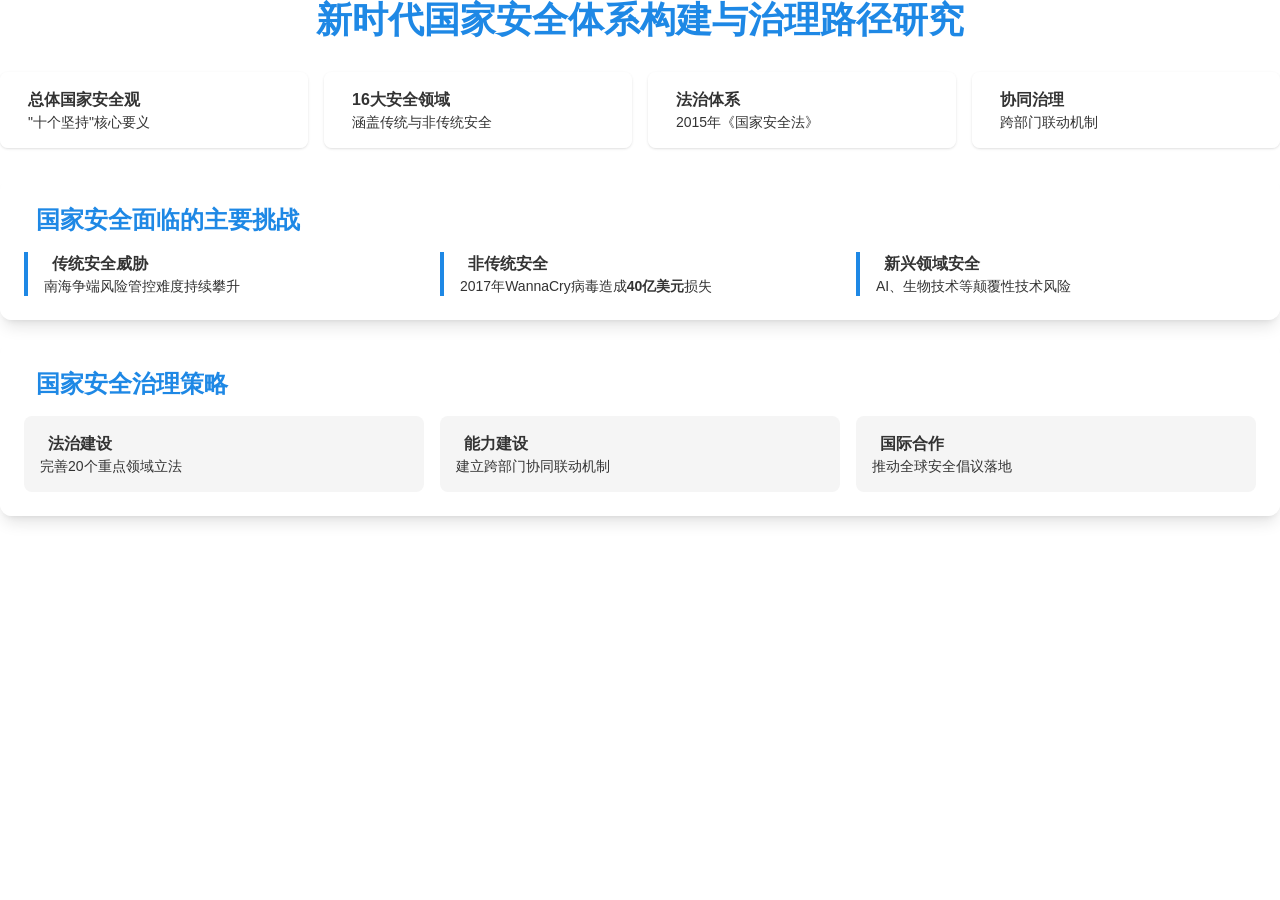
<file: 百度文库_files/saved_resource(1).html>
<!DOCTYPE html>
<!-- saved from url=(0012)about:srcdoc -->
<html lang="zh-CN"><head><meta http-equiv="Content-Type" content="text/html; charset=UTF-8">
    
    <meta name="viewport" content="width=device-width, initial-scale=1.0">
    <title>新时代国家安全体系构建与治理路径研究</title>
    <script src="https://edu-wenku.bdimg.com/v1/genflow2025/report_resource/tailwindcss_3.4.16.js"></script>
    <link rel="stylesheet" href="https://edu-wenku.bdimg.com/v1/genflow2025/report_resource/font-awesome/6.4.0/css/font-awesome_all.min_6.4.0.css">
    <style>
        body {
            font-family: 'Segoe UI', 'Microsoft YaHei', sans-serif;
            background: transparent;
            display: flex;
            justify-content: center;
            align-items: flex-start;
            padding: 0;
            color: #333;
        }
    </style>
<style>*, ::before, ::after{--tw-border-spacing-x:0;--tw-border-spacing-y:0;--tw-translate-x:0;--tw-translate-y:0;--tw-rotate:0;--tw-skew-x:0;--tw-skew-y:0;--tw-scale-x:1;--tw-scale-y:1;--tw-pan-x: ;--tw-pan-y: ;--tw-pinch-zoom: ;--tw-scroll-snap-strictness:proximity;--tw-gradient-from-position: ;--tw-gradient-via-position: ;--tw-gradient-to-position: ;--tw-ordinal: ;--tw-slashed-zero: ;--tw-numeric-figure: ;--tw-numeric-spacing: ;--tw-numeric-fraction: ;--tw-ring-inset: ;--tw-ring-offset-width:0px;--tw-ring-offset-color:#fff;--tw-ring-color:rgb(59 130 246 / 0.5);--tw-ring-offset-shadow:0 0 #0000;--tw-ring-shadow:0 0 #0000;--tw-shadow:0 0 #0000;--tw-shadow-colored:0 0 #0000;--tw-blur: ;--tw-brightness: ;--tw-contrast: ;--tw-grayscale: ;--tw-hue-rotate: ;--tw-invert: ;--tw-saturate: ;--tw-sepia: ;--tw-drop-shadow: ;--tw-backdrop-blur: ;--tw-backdrop-brightness: ;--tw-backdrop-contrast: ;--tw-backdrop-grayscale: ;--tw-backdrop-hue-rotate: ;--tw-backdrop-invert: ;--tw-backdrop-opacity: ;--tw-backdrop-saturate: ;--tw-backdrop-sepia: ;--tw-contain-size: ;--tw-contain-layout: ;--tw-contain-paint: ;--tw-contain-style: }::backdrop{--tw-border-spacing-x:0;--tw-border-spacing-y:0;--tw-translate-x:0;--tw-translate-y:0;--tw-rotate:0;--tw-skew-x:0;--tw-skew-y:0;--tw-scale-x:1;--tw-scale-y:1;--tw-pan-x: ;--tw-pan-y: ;--tw-pinch-zoom: ;--tw-scroll-snap-strictness:proximity;--tw-gradient-from-position: ;--tw-gradient-via-position: ;--tw-gradient-to-position: ;--tw-ordinal: ;--tw-slashed-zero: ;--tw-numeric-figure: ;--tw-numeric-spacing: ;--tw-numeric-fraction: ;--tw-ring-inset: ;--tw-ring-offset-width:0px;--tw-ring-offset-color:#fff;--tw-ring-color:rgb(59 130 246 / 0.5);--tw-ring-offset-shadow:0 0 #0000;--tw-ring-shadow:0 0 #0000;--tw-shadow:0 0 #0000;--tw-shadow-colored:0 0 #0000;--tw-blur: ;--tw-brightness: ;--tw-contrast: ;--tw-grayscale: ;--tw-hue-rotate: ;--tw-invert: ;--tw-saturate: ;--tw-sepia: ;--tw-drop-shadow: ;--tw-backdrop-blur: ;--tw-backdrop-brightness: ;--tw-backdrop-contrast: ;--tw-backdrop-grayscale: ;--tw-backdrop-hue-rotate: ;--tw-backdrop-invert: ;--tw-backdrop-opacity: ;--tw-backdrop-saturate: ;--tw-backdrop-sepia: ;--tw-contain-size: ;--tw-contain-layout: ;--tw-contain-paint: ;--tw-contain-style: }/* ! tailwindcss v3.4.16 | MIT License | https://tailwindcss.com */*,::after,::before{box-sizing:border-box;border-width:0;border-style:solid;border-color:#e5e7eb}::after,::before{--tw-content:''}:host,html{line-height:1.5;-webkit-text-size-adjust:100%;-moz-tab-size:4;tab-size:4;font-family:ui-sans-serif, system-ui, sans-serif, "Apple Color Emoji", "Segoe UI Emoji", "Segoe UI Symbol", "Noto Color Emoji";font-feature-settings:normal;font-variation-settings:normal;-webkit-tap-highlight-color:transparent}body{margin:0;line-height:inherit}hr{height:0;color:inherit;border-top-width:1px}abbr:where([title]){-webkit-text-decoration:underline dotted;text-decoration:underline dotted}h1,h2,h3,h4,h5,h6{font-size:inherit;font-weight:inherit}a{color:inherit;text-decoration:inherit}b,strong{font-weight:bolder}code,kbd,pre,samp{font-family:ui-monospace, SFMono-Regular, Menlo, Monaco, Consolas, "Liberation Mono", "Courier New", monospace;font-feature-settings:normal;font-variation-settings:normal;font-size:1em}small{font-size:80%}sub,sup{font-size:75%;line-height:0;position:relative;vertical-align:baseline}sub{bottom:-.25em}sup{top:-.5em}table{text-indent:0;border-color:inherit;border-collapse:collapse}button,input,optgroup,select,textarea{font-family:inherit;font-feature-settings:inherit;font-variation-settings:inherit;font-size:100%;font-weight:inherit;line-height:inherit;letter-spacing:inherit;color:inherit;margin:0;padding:0}button,select{text-transform:none}button,input:where([type=button]),input:where([type=reset]),input:where([type=submit]){-webkit-appearance:button;background-color:transparent;background-image:none}:-moz-focusring{outline:auto}:-moz-ui-invalid{box-shadow:none}progress{vertical-align:baseline}::-webkit-inner-spin-button,::-webkit-outer-spin-button{height:auto}[type=search]{-webkit-appearance:textfield;outline-offset:-2px}::-webkit-search-decoration{-webkit-appearance:none}::-webkit-file-upload-button{-webkit-appearance:button;font:inherit}summary{display:list-item}blockquote,dd,dl,figure,h1,h2,h3,h4,h5,h6,hr,p,pre{margin:0}fieldset{margin:0;padding:0}legend{padding:0}menu,ol,ul{list-style:none;margin:0;padding:0}dialog{padding:0}textarea{resize:vertical}input::placeholder,textarea::placeholder{opacity:1;color:#9ca3af}[role=button],button{cursor:pointer}:disabled{cursor:default}audio,canvas,embed,iframe,img,object,svg,video{display:block;vertical-align:middle}img,video{max-width:100%;height:auto}[hidden]:where(:not([hidden=until-found])){display:none}.mb-4{margin-bottom:1rem}.mb-6{margin-bottom:1.5rem}.mb-8{margin-bottom:2rem}.mr-2{margin-right:0.5rem}.mr-3{margin-right:0.75rem}.flex{display:flex}.grid{display:grid}.w-full{width:100%}.max-w-\[1280px\]{max-width:1280px}.grid-cols-3{grid-template-columns:repeat(3, minmax(0, 1fr))}.grid-cols-4{grid-template-columns:repeat(4, minmax(0, 1fr))}.items-center{align-items:center}.gap-4{gap:1rem}.rounded-lg{border-radius:0.5rem}.rounded-xl{border-radius:0.75rem}.border-l-4{border-left-width:4px}.border-\[\#1E88E5\]{--tw-border-opacity:1;border-color:rgb(30 136 229 / var(--tw-border-opacity, 1))}.bg-\[\#F5F5F5\]{--tw-bg-opacity:1;background-color:rgb(245 245 245 / var(--tw-bg-opacity, 1))}.bg-white{--tw-bg-opacity:1;background-color:rgb(255 255 255 / var(--tw-bg-opacity, 1))}.bg-opacity-90{--tw-bg-opacity:0.9}.p-4{padding:1rem}.p-6{padding:1.5rem}.px-0{padding-left:0px;padding-right:0px}.pl-4{padding-left:1rem}.text-center{text-align:center}.text-2xl{font-size:1.5rem;line-height:2rem}.text-4xl{font-size:2.25rem;line-height:2.5rem}.text-lg{font-size:1.125rem;line-height:1.75rem}.text-sm{font-size:0.875rem;line-height:1.25rem}.font-bold{font-weight:700}.font-semibold{font-weight:600}.text-\[\#1E88E5\]{--tw-text-opacity:1;color:rgb(30 136 229 / var(--tw-text-opacity, 1))}.shadow{--tw-shadow:0 1px 3px 0 rgb(0 0 0 / 0.1), 0 1px 2px -1px rgb(0 0 0 / 0.1);--tw-shadow-colored:0 1px 3px 0 var(--tw-shadow-color), 0 1px 2px -1px var(--tw-shadow-color);box-shadow:var(--tw-ring-offset-shadow, 0 0 #0000), var(--tw-ring-shadow, 0 0 #0000), var(--tw-shadow)}.shadow-lg{--tw-shadow:0 10px 15px -3px rgb(0 0 0 / 0.1), 0 4px 6px -4px rgb(0 0 0 / 0.1);--tw-shadow-colored:0 10px 15px -3px var(--tw-shadow-color), 0 4px 6px -4px var(--tw-shadow-color);box-shadow:var(--tw-ring-offset-shadow, 0 0 #0000), var(--tw-ring-shadow, 0 0 #0000), var(--tw-shadow)}</style></head>
<body>
    <div class="max-w-[1280px] w-full px-0">
        <!-- 主标题 -->
        <h1 class="text-4xl font-bold text-center text-[#1E88E5] mb-8">新时代国家安全体系构建与治理路径研究</h1>
        
        <!-- 关键词卡片 -->
        <div class="grid grid-cols-4 gap-4 mb-8">
            <div class="bg-white bg-opacity-90 rounded-lg shadow p-4 flex items-center">
                <i class="fas fa-shield-alt text-2xl text-[#1E88E5] mr-3"></i>
                <div>
                    <h3 class="font-semibold">总体国家安全观</h3>
                    <p class="text-sm">"十个坚持"核心要义</p>
                </div>
            </div>
            <div class="bg-white bg-opacity-90 rounded-lg shadow p-4 flex items-center">
                <i class="fas fa-globe text-2xl text-[#1E88E5] mr-3"></i>
                <div>
                    <h3 class="font-semibold">16大安全领域</h3>
                    <p class="text-sm">涵盖传统与非传统安全</p>
                </div>
            </div>
            <div class="bg-white bg-opacity-90 rounded-lg shadow p-4 flex items-center">
                <i class="fas fa-balance-scale text-2xl text-[#1E88E5] mr-3"></i>
                <div>
                    <h3 class="font-semibold">法治体系</h3>
                    <p class="text-sm">2015年《国家安全法》</p>
                </div>
            </div>
            <div class="bg-white bg-opacity-90 rounded-lg shadow p-4 flex items-center">
                <i class="fas fa-users text-2xl text-[#1E88E5] mr-3"></i>
                <div>
                    <h3 class="font-semibold">协同治理</h3>
                    <p class="text-sm">跨部门联动机制</p>
                </div>
            </div>
        </div>

        <!-- 核心内容卡片1 -->
        <div class="bg-white bg-opacity-90 rounded-xl shadow-lg p-6 mb-6">
            <div class="flex items-center mb-4">
                <i class="fas fa-exclamation-triangle text-2xl text-[#1E88E5] mr-3"></i>
                <h2 class="text-2xl font-semibold text-[#1E88E5]">国家安全面临的主要挑战</h2>
            </div>
            
            <div class="grid grid-cols-3 gap-4">
                <div class="border-l-4 border-[#1E88E5] pl-4">
                    <h3 class="font-semibold flex items-center">
                        <i class="fas fa-fighter-jet text-lg text-[#1E88E5] mr-2"></i>
                        传统安全威胁
                    </h3>
                    <p class="text-sm">南海争端风险管控难度持续攀升</p>
                </div>
                <div class="border-l-4 border-[#1E88E5] pl-4">
                    <h3 class="font-semibold flex items-center">
                        <i class="fas fa-network-wired text-lg text-[#1E88E5] mr-2"></i>
                        非传统安全
                    </h3>
                    <p class="text-sm">2017年WannaCry病毒造成<span class="font-bold">40亿美元</span>损失</p>
                </div>
                <div class="border-l-4 border-[#1E88E5] pl-4">
                    <h3 class="font-semibold flex items-center">
                        <i class="fas fa-robot text-lg text-[#1E88E5] mr-2"></i>
                        新兴领域安全
                    </h3>
                    <p class="text-sm">AI、生物技术等颠覆性技术风险</p>
                </div>
            </div>
        </div>

        <!-- 核心内容卡片2 -->
        <div class="bg-white bg-opacity-90 rounded-xl shadow-lg p-6">
            <div class="flex items-center mb-4">
                <i class="fas fa-lightbulb text-2xl text-[#1E88E5] mr-3"></i>
                <h2 class="text-2xl font-semibold text-[#1E88E5]">国家安全治理策略</h2>
            </div>
            
            <div class="grid grid-cols-3 gap-4">
                <div class="bg-[#F5F5F5] p-4 rounded-lg">
                    <h3 class="font-semibold flex items-center">
                        <i class="fas fa-gavel text-lg text-[#1E88E5] mr-2"></i>
                        法治建设
                    </h3>
                    <p class="text-sm">完善20个重点领域立法</p>
                </div>
                <div class="bg-[#F5F5F5] p-4 rounded-lg">
                    <h3 class="font-semibold flex items-center">
                        <i class="fas fa-cogs text-lg text-[#1E88E5] mr-2"></i>
                        能力建设
                    </h3>
                    <p class="text-sm">建立跨部门协同联动机制</p>
                </div>
                <div class="bg-[#F5F5F5] p-4 rounded-lg">
                    <h3 class="font-semibold flex items-center">
                        <i class="fas fa-handshake text-lg text-[#1E88E5] mr-2"></i>
                        国际合作
                    </h3>
                    <p class="text-sm">推动全球安全倡议落地</p>
                </div>
            </div>
        </div>
    </div>

</body></html>
</file>
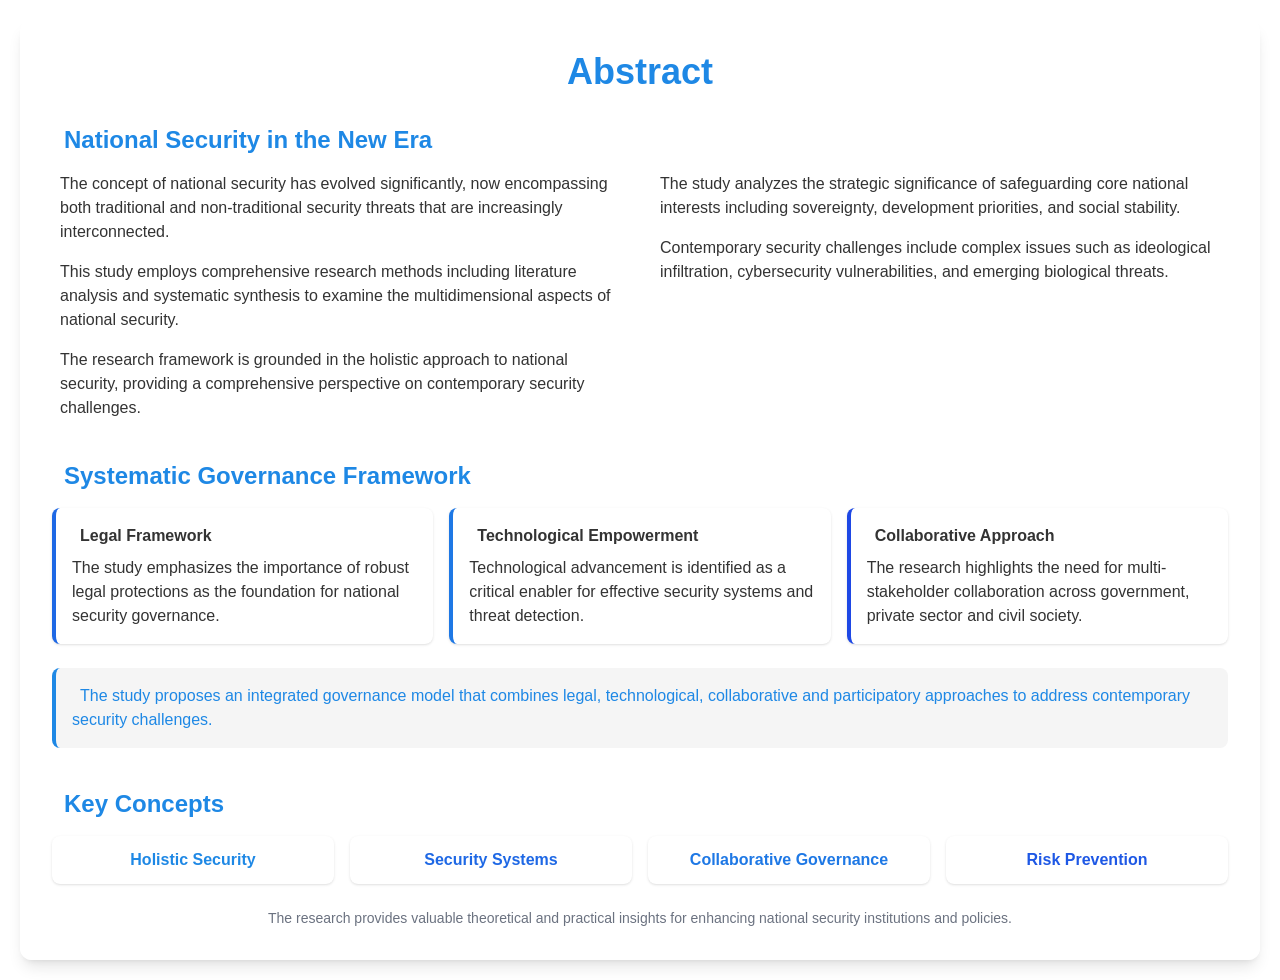
<file: 百度文库_files/saved_resource(2).html>
<!DOCTYPE html>
<!-- saved from url=(0012)about:srcdoc -->
<html lang="en"><head><meta http-equiv="Content-Type" content="text/html; charset=UTF-8">
    
    <meta name="viewport" content="width=device-width, initial-scale=1.0">
    <title>Abstract</title>
    <script src="https://edu-wenku.bdimg.com/v1/genflow2025/report_resource/tailwindcss_3.4.16.js"></script>
    <link rel="stylesheet" href="https://edu-wenku.bdimg.com/v1/genflow2025/report_resource/font-awesome/6.4.0/css/font-awesome_all.min_6.4.0.css">
    <script src="https://edu-wenku.bdimg.com/v1/genflow2025/report_resource/echarts.min_5.4.3.js"></script>
    <style>
        body {
            font-family: 'Segoe UI', 'Microsoft YaHei', sans-serif;
            background: transparent;
            display: flex;
            justify-content: center;
            align-items: center;
            padding: 20px;
            color: #333;
        }
        .reference {
            color: #1E88E5;
            font-size: 0.8em;
            vertical-align: super;
        }
    </style>
<style>*, ::before, ::after{--tw-border-spacing-x:0;--tw-border-spacing-y:0;--tw-translate-x:0;--tw-translate-y:0;--tw-rotate:0;--tw-skew-x:0;--tw-skew-y:0;--tw-scale-x:1;--tw-scale-y:1;--tw-pan-x: ;--tw-pan-y: ;--tw-pinch-zoom: ;--tw-scroll-snap-strictness:proximity;--tw-gradient-from-position: ;--tw-gradient-via-position: ;--tw-gradient-to-position: ;--tw-ordinal: ;--tw-slashed-zero: ;--tw-numeric-figure: ;--tw-numeric-spacing: ;--tw-numeric-fraction: ;--tw-ring-inset: ;--tw-ring-offset-width:0px;--tw-ring-offset-color:#fff;--tw-ring-color:rgb(59 130 246 / 0.5);--tw-ring-offset-shadow:0 0 #0000;--tw-ring-shadow:0 0 #0000;--tw-shadow:0 0 #0000;--tw-shadow-colored:0 0 #0000;--tw-blur: ;--tw-brightness: ;--tw-contrast: ;--tw-grayscale: ;--tw-hue-rotate: ;--tw-invert: ;--tw-saturate: ;--tw-sepia: ;--tw-drop-shadow: ;--tw-backdrop-blur: ;--tw-backdrop-brightness: ;--tw-backdrop-contrast: ;--tw-backdrop-grayscale: ;--tw-backdrop-hue-rotate: ;--tw-backdrop-invert: ;--tw-backdrop-opacity: ;--tw-backdrop-saturate: ;--tw-backdrop-sepia: ;--tw-contain-size: ;--tw-contain-layout: ;--tw-contain-paint: ;--tw-contain-style: }::backdrop{--tw-border-spacing-x:0;--tw-border-spacing-y:0;--tw-translate-x:0;--tw-translate-y:0;--tw-rotate:0;--tw-skew-x:0;--tw-skew-y:0;--tw-scale-x:1;--tw-scale-y:1;--tw-pan-x: ;--tw-pan-y: ;--tw-pinch-zoom: ;--tw-scroll-snap-strictness:proximity;--tw-gradient-from-position: ;--tw-gradient-via-position: ;--tw-gradient-to-position: ;--tw-ordinal: ;--tw-slashed-zero: ;--tw-numeric-figure: ;--tw-numeric-spacing: ;--tw-numeric-fraction: ;--tw-ring-inset: ;--tw-ring-offset-width:0px;--tw-ring-offset-color:#fff;--tw-ring-color:rgb(59 130 246 / 0.5);--tw-ring-offset-shadow:0 0 #0000;--tw-ring-shadow:0 0 #0000;--tw-shadow:0 0 #0000;--tw-shadow-colored:0 0 #0000;--tw-blur: ;--tw-brightness: ;--tw-contrast: ;--tw-grayscale: ;--tw-hue-rotate: ;--tw-invert: ;--tw-saturate: ;--tw-sepia: ;--tw-drop-shadow: ;--tw-backdrop-blur: ;--tw-backdrop-brightness: ;--tw-backdrop-contrast: ;--tw-backdrop-grayscale: ;--tw-backdrop-hue-rotate: ;--tw-backdrop-invert: ;--tw-backdrop-opacity: ;--tw-backdrop-saturate: ;--tw-backdrop-sepia: ;--tw-contain-size: ;--tw-contain-layout: ;--tw-contain-paint: ;--tw-contain-style: }/* ! tailwindcss v3.4.16 | MIT License | https://tailwindcss.com */*,::after,::before{box-sizing:border-box;border-width:0;border-style:solid;border-color:#e5e7eb}::after,::before{--tw-content:''}:host,html{line-height:1.5;-webkit-text-size-adjust:100%;-moz-tab-size:4;tab-size:4;font-family:ui-sans-serif, system-ui, sans-serif, "Apple Color Emoji", "Segoe UI Emoji", "Segoe UI Symbol", "Noto Color Emoji";font-feature-settings:normal;font-variation-settings:normal;-webkit-tap-highlight-color:transparent}body{margin:0;line-height:inherit}hr{height:0;color:inherit;border-top-width:1px}abbr:where([title]){-webkit-text-decoration:underline dotted;text-decoration:underline dotted}h1,h2,h3,h4,h5,h6{font-size:inherit;font-weight:inherit}a{color:inherit;text-decoration:inherit}b,strong{font-weight:bolder}code,kbd,pre,samp{font-family:ui-monospace, SFMono-Regular, Menlo, Monaco, Consolas, "Liberation Mono", "Courier New", monospace;font-feature-settings:normal;font-variation-settings:normal;font-size:1em}small{font-size:80%}sub,sup{font-size:75%;line-height:0;position:relative;vertical-align:baseline}sub{bottom:-.25em}sup{top:-.5em}table{text-indent:0;border-color:inherit;border-collapse:collapse}button,input,optgroup,select,textarea{font-family:inherit;font-feature-settings:inherit;font-variation-settings:inherit;font-size:100%;font-weight:inherit;line-height:inherit;letter-spacing:inherit;color:inherit;margin:0;padding:0}button,select{text-transform:none}button,input:where([type=button]),input:where([type=reset]),input:where([type=submit]){-webkit-appearance:button;background-color:transparent;background-image:none}:-moz-focusring{outline:auto}:-moz-ui-invalid{box-shadow:none}progress{vertical-align:baseline}::-webkit-inner-spin-button,::-webkit-outer-spin-button{height:auto}[type=search]{-webkit-appearance:textfield;outline-offset:-2px}::-webkit-search-decoration{-webkit-appearance:none}::-webkit-file-upload-button{-webkit-appearance:button;font:inherit}summary{display:list-item}blockquote,dd,dl,figure,h1,h2,h3,h4,h5,h6,hr,p,pre{margin:0}fieldset{margin:0;padding:0}legend{padding:0}menu,ol,ul{list-style:none;margin:0;padding:0}dialog{padding:0}textarea{resize:vertical}input::placeholder,textarea::placeholder{opacity:1;color:#9ca3af}[role=button],button{cursor:pointer}:disabled{cursor:default}audio,canvas,embed,iframe,img,object,svg,video{display:block;vertical-align:middle}img,video{max-width:100%;height:auto}[hidden]:where(:not([hidden=until-found])){display:none}.mb-10{margin-bottom:2.5rem}.mb-2{margin-bottom:0.5rem}.mb-4{margin-bottom:1rem}.mb-6{margin-bottom:1.5rem}.mb-8{margin-bottom:2rem}.mr-2{margin-right:0.5rem}.mr-3{margin-right:0.75rem}.mt-1{margin-top:0.25rem}.mt-6{margin-top:1.5rem}.flex{display:flex}.grid{display:grid}.w-full{width:100%}.max-w-\[1280px\]{max-width:1280px}.grid-cols-1{grid-template-columns:repeat(1, minmax(0, 1fr))}.items-start{align-items:flex-start}.items-center{align-items:center}.gap-4{gap:1rem}.gap-6{gap:1.5rem}.space-y-4 > :not([hidden]) ~ :not([hidden]){--tw-space-y-reverse:0;margin-top:calc(1rem * calc(1 - var(--tw-space-y-reverse)));margin-bottom:calc(1rem * var(--tw-space-y-reverse))}.rounded-lg{border-radius:0.5rem}.rounded-xl{border-radius:0.75rem}.border-l-4{border-left-width:4px}.border-\[\#1E48E5\]{--tw-border-opacity:1;border-color:rgb(30 72 229 / var(--tw-border-opacity, 1))}.border-\[\#1E68E5\]{--tw-border-opacity:1;border-color:rgb(30 104 229 / var(--tw-border-opacity, 1))}.border-\[\#1E78E5\]{--tw-border-opacity:1;border-color:rgb(30 120 229 / var(--tw-border-opacity, 1))}.border-\[\#1E88E5\]{--tw-border-opacity:1;border-color:rgb(30 136 229 / var(--tw-border-opacity, 1))}.bg-\[\#F5F5F5\]{--tw-bg-opacity:1;background-color:rgb(245 245 245 / var(--tw-bg-opacity, 1))}.bg-white{--tw-bg-opacity:1;background-color:rgb(255 255 255 / var(--tw-bg-opacity, 1))}.bg-opacity-90{--tw-bg-opacity:0.9}.p-3{padding:0.75rem}.p-4{padding:1rem}.p-8{padding:2rem}.text-center{text-align:center}.text-2xl{font-size:1.5rem;line-height:2rem}.text-4xl{font-size:2.25rem;line-height:2.5rem}.text-lg{font-size:1.125rem;line-height:1.75rem}.text-sm{font-size:0.875rem;line-height:1.25rem}.font-bold{font-weight:700}.font-medium{font-weight:500}.font-semibold{font-weight:600}.text-\[\#1E48E5\]{--tw-text-opacity:1;color:rgb(30 72 229 / var(--tw-text-opacity, 1))}.text-\[\#1E58E5\]{--tw-text-opacity:1;color:rgb(30 88 229 / var(--tw-text-opacity, 1))}.text-\[\#1E68E5\]{--tw-text-opacity:1;color:rgb(30 104 229 / var(--tw-text-opacity, 1))}.text-\[\#1E78E5\]{--tw-text-opacity:1;color:rgb(30 120 229 / var(--tw-text-opacity, 1))}.text-\[\#1E88E5\]{--tw-text-opacity:1;color:rgb(30 136 229 / var(--tw-text-opacity, 1))}.text-gray-500{--tw-text-opacity:1;color:rgb(107 114 128 / var(--tw-text-opacity, 1))}.shadow{--tw-shadow:0 1px 3px 0 rgb(0 0 0 / 0.1), 0 1px 2px -1px rgb(0 0 0 / 0.1);--tw-shadow-colored:0 1px 3px 0 var(--tw-shadow-color), 0 1px 2px -1px var(--tw-shadow-color);box-shadow:var(--tw-ring-offset-shadow, 0 0 #0000), var(--tw-ring-shadow, 0 0 #0000), var(--tw-shadow)}.shadow-lg{--tw-shadow:0 10px 15px -3px rgb(0 0 0 / 0.1), 0 4px 6px -4px rgb(0 0 0 / 0.1);--tw-shadow-colored:0 10px 15px -3px var(--tw-shadow-color), 0 4px 6px -4px var(--tw-shadow-color);box-shadow:var(--tw-ring-offset-shadow, 0 0 #0000), var(--tw-ring-shadow, 0 0 #0000), var(--tw-shadow)}@media (min-width: 768px){.md\:grid-cols-2{grid-template-columns:repeat(2, minmax(0, 1fr))}.md\:grid-cols-3{grid-template-columns:repeat(3, minmax(0, 1fr))}.md\:grid-cols-4{grid-template-columns:repeat(4, minmax(0, 1fr))}}</style></head>
<body>
    <div class="max-w-[1280px] w-full bg-white bg-opacity-90 rounded-xl shadow-lg p-8">
        <!-- Main Title -->
        <h1 class="text-4xl font-bold text-center text-[#1E88E5] mb-8">Abstract</h1>
        
        <!-- Introduction Section -->
        <div class="mb-10">
            <div class="flex items-center mb-4">
                <i class="fas fa-shield-alt text-2xl text-[#1E88E5] mr-3"></i>
                <h2 class="text-2xl font-semibold text-[#1E88E5]">National Security in the New Era</h2>
            </div>
            
            <div class="grid grid-cols-1 md:grid-cols-2 gap-6">
                <div class="space-y-4">
                    <div class="flex items-start">
                        <i class="fas fa-expand text-lg text-[#1E78E5] mt-1 mr-2"></i>
                        <p>The concept of national security has evolved significantly, now encompassing both traditional and non-traditional security threats that are increasingly interconnected.</p>
                    </div>
                    
                    <div class="flex items-start">
                        <i class="fas fa-book text-lg text-[#1E58E5] mt-1 mr-2"></i>
                        <p>This study employs comprehensive research methods including literature analysis and systematic synthesis to examine the multidimensional aspects of national security.</p>
                    </div>
                    
                    <div class="flex items-start">
                        <i class="fas fa-chess-board text-lg text-[#1E68E5] mt-1 mr-2"></i>
                        <p>The research framework is grounded in the holistic approach to national security, providing a comprehensive perspective on contemporary security challenges.</p>
                    </div>
                </div>
                
                <div class="space-y-4">
                    <div class="flex items-start">
                        <i class="fas fa-balance-scale text-lg text-[#1E48E5] mt-1 mr-2"></i>
                        <p>The study analyzes the strategic significance of safeguarding core national interests including sovereignty, development priorities, and social stability.</p>
                    </div>
                    
                    <div class="flex items-start">
                        <i class="fas fa-network-wired text-lg text-[#1E88E5] mt-1 mr-2"></i>
                        <p>Contemporary security challenges include complex issues such as ideological infiltration, cybersecurity vulnerabilities, and emerging biological threats.</p>
                    </div>
                </div>
            </div>
        </div>
        
        <!-- Governance Framework -->
        <div class="mb-10">
            <div class="flex items-center mb-4">
                <i class="fas fa-sitemap text-2xl text-[#1E88E5] mr-3"></i>
                <h2 class="text-2xl font-semibold text-[#1E88E5]">Systematic Governance Framework</h2>
            </div>
            
            <div class="grid grid-cols-1 md:grid-cols-3 gap-4 mb-6">
                <div class="bg-white p-4 rounded-lg shadow border-l-4 border-[#1E68E5]">
                    <div class="flex items-center mb-2">
                        <i class="fas fa-gavel text-lg text-[#1E68E5] mr-2"></i>
                        <h3 class="font-semibold">Legal Framework</h3>
                    </div>
                    <p>The study emphasizes the importance of robust legal protections as the foundation for national security governance.</p>
                </div>
                
                <div class="bg-white p-4 rounded-lg shadow border-l-4 border-[#1E78E5]">
                    <div class="flex items-center mb-2">
                        <i class="fas fa-microchip text-lg text-[#1E78E5] mr-2"></i>
                        <h3 class="font-semibold">Technological Empowerment</h3>
                    </div>
                    <p>Technological advancement is identified as a critical enabler for effective security systems and threat detection.</p>
                </div>
                
                <div class="bg-white p-4 rounded-lg shadow border-l-4 border-[#1E48E5]">
                    <div class="flex items-center mb-2">
                        <i class="fas fa-hands-helping text-lg text-[#1E48E5] mr-2"></i>
                        <h3 class="font-semibold">Collaborative Approach</h3>
                    </div>
                    <p>The research highlights the need for multi-stakeholder collaboration across government, private sector and civil society.</p>
                </div>
            </div>
            
            <div class="bg-[#F5F5F5] p-4 rounded-lg border-l-4 border-[#1E88E5]">
                <p class="text-[#1E88E5] font-medium"><i class="fas fa-lightbulb mr-2"></i>The study proposes an integrated governance model that combines legal, technological, collaborative and participatory approaches to address contemporary security challenges.</p>
            </div>
        </div>
        
        <!-- Keywords Section -->
        <div>
            <div class="flex items-center mb-4">
                <i class="fas fa-key text-2xl text-[#1E88E5] mr-3"></i>
                <h2 class="text-2xl font-semibold text-[#1E88E5]">Key Concepts</h2>
            </div>
            
            <div class="grid grid-cols-1 md:grid-cols-4 gap-4">
                <div class="bg-white p-3 rounded-lg shadow text-center">
                    <span class="font-bold text-[#1E88E5]">Holistic Security</span>
                </div>
                <div class="bg-white p-3 rounded-lg shadow text-center">
                    <span class="font-bold text-[#1E68E5]">Security Systems</span>
                </div>
                <div class="bg-white p-3 rounded-lg shadow text-center">
                    <span class="font-bold text-[#1E78E5]">Collaborative Governance</span>
                </div>
                <div class="bg-white p-3 rounded-lg shadow text-center">
                    <span class="font-bold text-[#1E58E5]">Risk Prevention</span>
                </div>
            </div>
            
            <div class="mt-6 text-sm text-gray-500 text-center">
                <p>The research provides valuable theoretical and practical insights for enhancing national security institutions and policies.</p>
            </div>
        </div>
    </div>

</body></html>
</file>
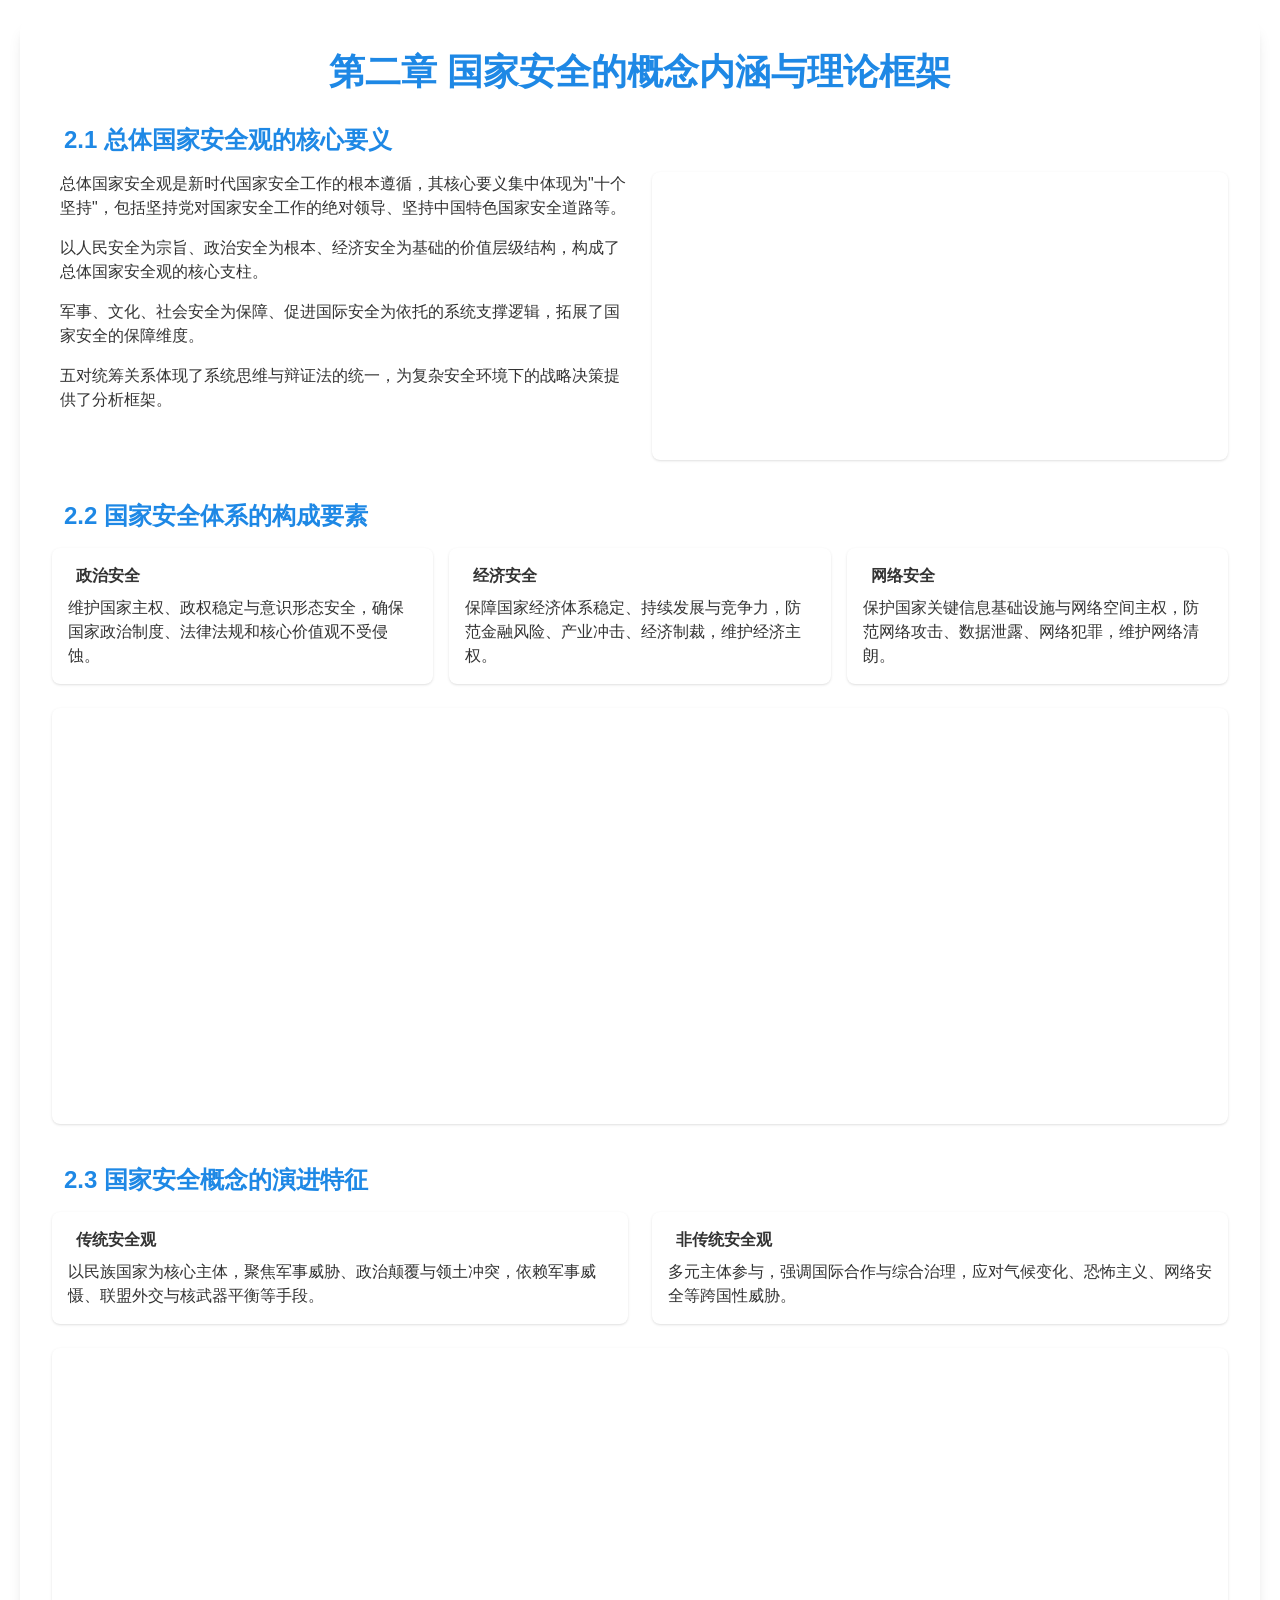
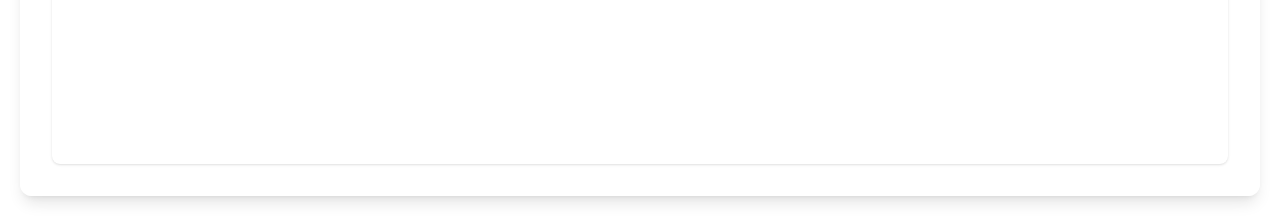
<file: 百度文库_files/saved_resource(4).html>
<!DOCTYPE html>
<!-- saved from url=(0012)about:srcdoc -->
<html lang="zh-CN"><head><meta http-equiv="Content-Type" content="text/html; charset=UTF-8">
    
    <meta name="viewport" content="width=device-width, initial-scale=1.0">
    <title>第二章 国家安全的概念内涵与理论框架</title>
    <script src="https://edu-wenku.bdimg.com/v1/genflow2025/report_resource/tailwindcss_3.4.16.js"></script>
    <link rel="stylesheet" href="https://edu-wenku.bdimg.com/v1/genflow2025/report_resource/font-awesome/6.4.0/css/font-awesome_all.min_6.4.0.css">
    <script src="https://edu-wenku.bdimg.com/v1/genflow2025/report_resource/echarts.min_5.4.3.js"></script>
    <style>
        body {
            font-family: 'Segoe UI', 'Microsoft YaHei', sans-serif;
            background: transparent;
            display: flex;
            justify-content: center;
            align-items: flex-start;
            padding: 20px;
            color: #333;
        }
        .reference {
            font-size: 0.8em;
            vertical-align: super;
            color: #1E88E5;
        }
    </style>
<style>*, ::before, ::after{--tw-border-spacing-x:0;--tw-border-spacing-y:0;--tw-translate-x:0;--tw-translate-y:0;--tw-rotate:0;--tw-skew-x:0;--tw-skew-y:0;--tw-scale-x:1;--tw-scale-y:1;--tw-pan-x: ;--tw-pan-y: ;--tw-pinch-zoom: ;--tw-scroll-snap-strictness:proximity;--tw-gradient-from-position: ;--tw-gradient-via-position: ;--tw-gradient-to-position: ;--tw-ordinal: ;--tw-slashed-zero: ;--tw-numeric-figure: ;--tw-numeric-spacing: ;--tw-numeric-fraction: ;--tw-ring-inset: ;--tw-ring-offset-width:0px;--tw-ring-offset-color:#fff;--tw-ring-color:rgb(59 130 246 / 0.5);--tw-ring-offset-shadow:0 0 #0000;--tw-ring-shadow:0 0 #0000;--tw-shadow:0 0 #0000;--tw-shadow-colored:0 0 #0000;--tw-blur: ;--tw-brightness: ;--tw-contrast: ;--tw-grayscale: ;--tw-hue-rotate: ;--tw-invert: ;--tw-saturate: ;--tw-sepia: ;--tw-drop-shadow: ;--tw-backdrop-blur: ;--tw-backdrop-brightness: ;--tw-backdrop-contrast: ;--tw-backdrop-grayscale: ;--tw-backdrop-hue-rotate: ;--tw-backdrop-invert: ;--tw-backdrop-opacity: ;--tw-backdrop-saturate: ;--tw-backdrop-sepia: ;--tw-contain-size: ;--tw-contain-layout: ;--tw-contain-paint: ;--tw-contain-style: }::backdrop{--tw-border-spacing-x:0;--tw-border-spacing-y:0;--tw-translate-x:0;--tw-translate-y:0;--tw-rotate:0;--tw-skew-x:0;--tw-skew-y:0;--tw-scale-x:1;--tw-scale-y:1;--tw-pan-x: ;--tw-pan-y: ;--tw-pinch-zoom: ;--tw-scroll-snap-strictness:proximity;--tw-gradient-from-position: ;--tw-gradient-via-position: ;--tw-gradient-to-position: ;--tw-ordinal: ;--tw-slashed-zero: ;--tw-numeric-figure: ;--tw-numeric-spacing: ;--tw-numeric-fraction: ;--tw-ring-inset: ;--tw-ring-offset-width:0px;--tw-ring-offset-color:#fff;--tw-ring-color:rgb(59 130 246 / 0.5);--tw-ring-offset-shadow:0 0 #0000;--tw-ring-shadow:0 0 #0000;--tw-shadow:0 0 #0000;--tw-shadow-colored:0 0 #0000;--tw-blur: ;--tw-brightness: ;--tw-contrast: ;--tw-grayscale: ;--tw-hue-rotate: ;--tw-invert: ;--tw-saturate: ;--tw-sepia: ;--tw-drop-shadow: ;--tw-backdrop-blur: ;--tw-backdrop-brightness: ;--tw-backdrop-contrast: ;--tw-backdrop-grayscale: ;--tw-backdrop-hue-rotate: ;--tw-backdrop-invert: ;--tw-backdrop-opacity: ;--tw-backdrop-saturate: ;--tw-backdrop-sepia: ;--tw-contain-size: ;--tw-contain-layout: ;--tw-contain-paint: ;--tw-contain-style: }/* ! tailwindcss v3.4.16 | MIT License | https://tailwindcss.com */*,::after,::before{box-sizing:border-box;border-width:0;border-style:solid;border-color:#e5e7eb}::after,::before{--tw-content:''}:host,html{line-height:1.5;-webkit-text-size-adjust:100%;-moz-tab-size:4;tab-size:4;font-family:ui-sans-serif, system-ui, sans-serif, "Apple Color Emoji", "Segoe UI Emoji", "Segoe UI Symbol", "Noto Color Emoji";font-feature-settings:normal;font-variation-settings:normal;-webkit-tap-highlight-color:transparent}body{margin:0;line-height:inherit}hr{height:0;color:inherit;border-top-width:1px}abbr:where([title]){-webkit-text-decoration:underline dotted;text-decoration:underline dotted}h1,h2,h3,h4,h5,h6{font-size:inherit;font-weight:inherit}a{color:inherit;text-decoration:inherit}b,strong{font-weight:bolder}code,kbd,pre,samp{font-family:ui-monospace, SFMono-Regular, Menlo, Monaco, Consolas, "Liberation Mono", "Courier New", monospace;font-feature-settings:normal;font-variation-settings:normal;font-size:1em}small{font-size:80%}sub,sup{font-size:75%;line-height:0;position:relative;vertical-align:baseline}sub{bottom:-.25em}sup{top:-.5em}table{text-indent:0;border-color:inherit;border-collapse:collapse}button,input,optgroup,select,textarea{font-family:inherit;font-feature-settings:inherit;font-variation-settings:inherit;font-size:100%;font-weight:inherit;line-height:inherit;letter-spacing:inherit;color:inherit;margin:0;padding:0}button,select{text-transform:none}button,input:where([type=button]),input:where([type=reset]),input:where([type=submit]){-webkit-appearance:button;background-color:transparent;background-image:none}:-moz-focusring{outline:auto}:-moz-ui-invalid{box-shadow:none}progress{vertical-align:baseline}::-webkit-inner-spin-button,::-webkit-outer-spin-button{height:auto}[type=search]{-webkit-appearance:textfield;outline-offset:-2px}::-webkit-search-decoration{-webkit-appearance:none}::-webkit-file-upload-button{-webkit-appearance:button;font:inherit}summary{display:list-item}blockquote,dd,dl,figure,h1,h2,h3,h4,h5,h6,hr,p,pre{margin:0}fieldset{margin:0;padding:0}legend{padding:0}menu,ol,ul{list-style:none;margin:0;padding:0}dialog{padding:0}textarea{resize:vertical}input::placeholder,textarea::placeholder{opacity:1;color:#9ca3af}[role=button],button{cursor:pointer}:disabled{cursor:default}audio,canvas,embed,iframe,img,object,svg,video{display:block;vertical-align:middle}img,video{max-width:100%;height:auto}[hidden]:where(:not([hidden=until-found])){display:none}.mb-10{margin-bottom:2.5rem}.mb-2{margin-bottom:0.5rem}.mb-4{margin-bottom:1rem}.mb-6{margin-bottom:1.5rem}.mb-8{margin-bottom:2rem}.mr-2{margin-right:0.5rem}.mr-3{margin-right:0.75rem}.mt-1{margin-top:0.25rem}.flex{display:flex}.grid{display:grid}.h-64{height:16rem}.h-96{height:24rem}.w-full{width:100%}.max-w-\[1280px\]{max-width:1280px}.grid-cols-1{grid-template-columns:repeat(1, minmax(0, 1fr))}.items-start{align-items:flex-start}.items-center{align-items:center}.gap-4{gap:1rem}.gap-6{gap:1.5rem}.space-y-4 > :not([hidden]) ~ :not([hidden]){--tw-space-y-reverse:0;margin-top:calc(1rem * calc(1 - var(--tw-space-y-reverse)));margin-bottom:calc(1rem * var(--tw-space-y-reverse))}.rounded-lg{border-radius:0.5rem}.rounded-xl{border-radius:0.75rem}.bg-white{--tw-bg-opacity:1;background-color:rgb(255 255 255 / var(--tw-bg-opacity, 1))}.bg-opacity-90{--tw-bg-opacity:0.9}.p-4{padding:1rem}.p-8{padding:2rem}.text-center{text-align:center}.text-2xl{font-size:1.5rem;line-height:2rem}.text-4xl{font-size:2.25rem;line-height:2.5rem}.text-lg{font-size:1.125rem;line-height:1.75rem}.font-bold{font-weight:700}.font-semibold{font-weight:600}.text-\[\#1E48E5\]{--tw-text-opacity:1;color:rgb(30 72 229 / var(--tw-text-opacity, 1))}.text-\[\#1E58E5\]{--tw-text-opacity:1;color:rgb(30 88 229 / var(--tw-text-opacity, 1))}.text-\[\#1E68E5\]{--tw-text-opacity:1;color:rgb(30 104 229 / var(--tw-text-opacity, 1))}.text-\[\#1E78E5\]{--tw-text-opacity:1;color:rgb(30 120 229 / var(--tw-text-opacity, 1))}.text-\[\#1E88E5\]{--tw-text-opacity:1;color:rgb(30 136 229 / var(--tw-text-opacity, 1))}.shadow{--tw-shadow:0 1px 3px 0 rgb(0 0 0 / 0.1), 0 1px 2px -1px rgb(0 0 0 / 0.1);--tw-shadow-colored:0 1px 3px 0 var(--tw-shadow-color), 0 1px 2px -1px var(--tw-shadow-color);box-shadow:var(--tw-ring-offset-shadow, 0 0 #0000), var(--tw-ring-shadow, 0 0 #0000), var(--tw-shadow)}.shadow-lg{--tw-shadow:0 10px 15px -3px rgb(0 0 0 / 0.1), 0 4px 6px -4px rgb(0 0 0 / 0.1);--tw-shadow-colored:0 10px 15px -3px var(--tw-shadow-color), 0 4px 6px -4px var(--tw-shadow-color);box-shadow:var(--tw-ring-offset-shadow, 0 0 #0000), var(--tw-ring-shadow, 0 0 #0000), var(--tw-shadow)}@media (min-width: 768px){.md\:grid-cols-2{grid-template-columns:repeat(2, minmax(0, 1fr))}.md\:grid-cols-3{grid-template-columns:repeat(3, minmax(0, 1fr))}}</style></head>
<body>
    <div class="max-w-[1280px] w-full bg-white bg-opacity-90 rounded-xl shadow-lg p-8">
        <!-- 主标题 -->
        <h1 class="text-4xl font-bold text-center text-[#1E88E5] mb-8">第二章 国家安全的概念内涵与理论框架</h1>
        
        <!-- 2.1 总体国家安全观的核心要义 -->
        <div class="mb-10">
            <div class="flex items-center mb-4">
                <i class="fas fa-star text-2xl text-[#1E88E5] mr-3"></i>
                <h2 class="text-2xl font-semibold text-[#1E88E5]">2.1 总体国家安全观的核心要义</h2>
            </div>
            
            <div class="grid grid-cols-1 md:grid-cols-2 gap-6">
                <!-- 文字内容 -->
                <div class="space-y-4">
                    <div class="flex items-start">
                        <i class="fas fa-check-circle text-lg text-[#1E78E5] mt-1 mr-2"></i>
                        <p>总体国家安全观是新时代国家安全工作的根本遵循，其核心要义集中体现为"十个坚持"，包括坚持党对国家安全工作的绝对领导、坚持中国特色国家安全道路等。</p>
                    </div>
                    
                    <div class="flex items-start">
                        <i class="fas fa-layer-group text-lg text-[#1E58E5] mt-1 mr-2"></i>
                        <p>以人民安全为宗旨、政治安全为根本、经济安全为基础的价值层级结构，构成了总体国家安全观的核心支柱。</p>
                    </div>
                    
                    <div class="flex items-start">
                        <i class="fas fa-shield-alt text-lg text-[#1E68E5] mt-1 mr-2"></i>
                        <p>军事、文化、社会安全为保障、促进国际安全为依托的系统支撑逻辑，拓展了国家安全的保障维度。</p>
                    </div>
                    
                    <div class="flex items-start">
                        <i class="fas fa-random text-lg text-[#1E88E5] mt-1 mr-2"></i>
                        <p>五对统筹关系体现了系统思维与辩证法的统一，为复杂安全环境下的战略决策提供了分析框架。</p>
                    </div>
                </div>
                
                <!-- 图表 -->
                <div class="bg-white p-4 rounded-lg shadow">
                    <div id="coreChart" class="h-64" _echarts_instance_="ec_1780399113120" style="user-select: none; -webkit-tap-highlight-color: rgba(0, 0, 0, 0); position: relative;"><div style="position: relative; width: 541px; height: 256px; padding: 0px; margin: 0px; border-width: 0px;"><canvas data-zr-dom-id="zr_0" width="1082" height="512" style="position: absolute; left: 0px; top: 0px; width: 541px; height: 256px; user-select: none; -webkit-tap-highlight-color: rgba(0, 0, 0, 0); padding: 0px; margin: 0px; border-width: 0px;"></canvas></div><div class=""></div></div>
                </div>
            </div>
        </div>
        
        <!-- 2.2 国家安全体系的构成要素 -->
        <div class="mb-10">
            <div class="flex items-center mb-4">
                <i class="fas fa-sitemap text-2xl text-[#1E88E5] mr-3"></i>
                <h2 class="text-2xl font-semibold text-[#1E88E5]">2.2 国家安全体系的构成要素</h2>
            </div>
            
            <div class="grid grid-cols-1 md:grid-cols-3 gap-4 mb-6">
                <!-- 政治安全 -->
                <div class="bg-white p-4 rounded-lg shadow">
                    <div class="flex items-center mb-2">
                        <i class="fas fa-landmark text-lg text-[#1E68E5] mr-2"></i>
                        <h3 class="font-semibold">政治安全</h3>
                    </div>
                    <p>维护国家主权、政权稳定与意识形态安全，确保国家政治制度、法律法规和核心价值观不受侵蚀。</p>
                </div>
                
                <!-- 经济安全 -->
                <div class="bg-white p-4 rounded-lg shadow">
                    <div class="flex items-center mb-2">
                        <i class="fas fa-chart-line text-lg text-[#1E78E5] mr-2"></i>
                        <h3 class="font-semibold">经济安全</h3>
                    </div>
                    <p>保障国家经济体系稳定、持续发展与竞争力，防范金融风险、产业冲击、经济制裁，维护经济主权。</p>
                </div>
                
                <!-- 网络安全 -->
                <div class="bg-white p-4 rounded-lg shadow">
                    <div class="flex items-center mb-2">
                        <i class="fas fa-network-wired text-lg text-[#1E48E5] mr-2"></i>
                        <h3 class="font-semibold">网络安全</h3>
                    </div>
                    <p>保护国家关键信息基础设施与网络空间主权，防范网络攻击、数据泄露、网络犯罪，维护网络清朗。</p>
                </div>
            </div>
            
            <div class="bg-white p-4 rounded-lg shadow">
                <div id="systemChart" class="h-96" _echarts_instance_="ec_1780399113121" style="user-select: none; -webkit-tap-highlight-color: rgba(0, 0, 0, 0); position: relative;"><div style="position: relative; width: 1137px; height: 384px; padding: 0px; margin: 0px; border-width: 0px;"><canvas data-zr-dom-id="zr_0" width="2274" height="768" style="position: absolute; left: 0px; top: 0px; width: 1137px; height: 384px; user-select: none; -webkit-tap-highlight-color: rgba(0, 0, 0, 0); padding: 0px; margin: 0px; border-width: 0px;"></canvas></div><div class=""></div></div>
            </div>
        </div>
        
        <!-- 2.3 国家安全概念的演进特征 -->
        <div>
            <div class="flex items-center mb-4">
                <i class="fas fa-history text-2xl text-[#1E88E5] mr-3"></i>
                <h2 class="text-2xl font-semibold text-[#1E88E5]">2.3 国家安全概念的演进特征</h2>
            </div>
            
            <div class="grid grid-cols-1 md:grid-cols-2 gap-6 mb-6">
                <!-- 传统安全观 -->
                <div class="bg-white p-4 rounded-lg shadow">
                    <div class="flex items-center mb-2">
                        <i class="fas fa-helmet-battle text-lg text-[#1E58E5] mr-2"></i>
                        <h3 class="font-semibold">传统安全观</h3>
                    </div>
                    <p>以民族国家为核心主体，聚焦军事威胁、政治颠覆与领土冲突，依赖军事威慑、联盟外交与核武器平衡等手段。</p>
                </div>
                
                <!-- 非传统安全观 -->
                <div class="bg-white p-4 rounded-lg shadow">
                    <div class="flex items-center mb-2">
                        <i class="fas fa-globe-americas text-lg text-[#1E88E5] mr-2"></i>
                        <h3 class="font-semibold">非传统安全观</h3>
                    </div>
                    <p>多元主体参与，强调国际合作与综合治理，应对气候变化、恐怖主义、网络安全等跨国性威胁。</p>
                </div>
            </div>
            
            <div class="bg-white p-4 rounded-lg shadow">
                <div id="evolutionChart" class="h-96" _echarts_instance_="ec_1780399113122" style="user-select: none; -webkit-tap-highlight-color: rgba(0, 0, 0, 0); position: relative;"><div style="position: relative; width: 1137px; height: 384px; padding: 0px; margin: 0px; border-width: 0px;"><canvas data-zr-dom-id="zr_0" width="2274" height="768" style="position: absolute; left: 0px; top: 0px; width: 1137px; height: 384px; user-select: none; -webkit-tap-highlight-color: rgba(0, 0, 0, 0); padding: 0px; margin: 0px; border-width: 0px;"></canvas></div><div class=""></div></div>
            </div>
        </div>
    </div>

    <script>
        // 核心要义图表
        const coreChart = echarts.init(document.getElementById('coreChart'));
        coreChart.setOption({
            title: {
                text: '总体国家安全观价值层级',
                left: 'center',
                top: 0,
                textStyle: {
                    fontSize: 16,
                    fontWeight: 'bold'
                }
            },
            tooltip: {
                trigger: 'item',
                formatter: '{a} <br/>{b}: {c} ({d}%)'
            },
            legend: {
                orient: 'vertical',
                right: 0,
                top: '10%',
                data: ['人民安全', '政治安全', '经济安全', '军事安全', '文化安全']
            },
            series: [
                {
                    name: '价值层级',
                    type: 'pie',
                    radius: ['40%', '70%'],
                    center: ['40%', '50%'],
                    avoidLabelOverlap: false,
                    itemStyle: {
                        borderRadius: 10,
                        borderColor: '#fff',
                        borderWidth: 2
                    },
                    label: {
                        show: true,
                        formatter: '{b}: {d}%'
                    },
                    emphasis: {
                        label: {
                            show: true,
                            fontSize: '18',
                            fontWeight: 'bold'
                        }
                    },
                    labelLine: {
                        show: true
                    },
                    data: [
                        { value: 35, name: '人民安全' },
                        { value: 25, name: '政治安全' },
                        { value: 20, name: '经济安全' },
                        { value: 10, name: '军事安全' },
                        { value: 10, name: '文化安全' }
                    ],
                    color: ['#1E88E5', '#1E68E5', '#1E78E5', '#1E48E5', '#1E58E5']
                }
            ]
        });

        // 国家安全体系图表
        const systemChart = echarts.init(document.getElementById('systemChart'));
        systemChart.setOption({
            title: {
                text: '国家安全体系领域分布',
                left: 'center',
                top: 0,
                textStyle: {
                    fontSize: 16,
                    fontWeight: 'bold'
                }
            },
            tooltip: {
                trigger: 'axis',
                axisPointer: {
                    type: 'shadow'
                }
            },
            legend: {
                data: ['核心领域', '拓展领域', '新兴领域'],
                right: 0,
                top: '10%'
            },
            grid: {
                left: '10%',
                right: '10%',
                bottom: '10%',
                top: '35%',
                containLabel: true
            },
            xAxis: {
                type: 'category',
                data: ['政治', '经济', '军事', '文化', '网络', '生态', '资源', '核', '生物', '太空']
            },
            yAxis: {
                type: 'value',
                name: '重要性指数'
            },
            series: [
                {
                    name: '核心领域',
                    type: 'bar',
                    stack: 'total',
                    emphasis: {
                        focus: 'series'
                    },
                    data: [90, 85, 80, 70, 0, 0, 0, 0, 0, 0],
                    color: '#1E88E5'
                },
                {
                    name: '拓展领域',
                    type: 'bar',
                    stack: 'total',
                    emphasis: {
                        focus: 'series'
                    },
                    data: [0, 0, 0, 0, 75, 65, 60, 55, 0, 0],
                    color: '#1E68E5'
                },
                {
                    name: '新兴领域',
                    type: 'bar',
                    stack: 'total',
                    emphasis: {
                        focus: 'series'
                    },
                    data: [0, 0, 0, 0, 0, 0, 0, 0, 50, 45],
                    color: '#1E48E5'
                }
            ]
        });

        // 演进特征图表
        const evolutionChart = echarts.init(document.getElementById('evolutionChart'));
        evolutionChart.setOption({
            title: {
                text: '安全观演进对比',
                left: 'center',
                top: 0,
                textStyle: {
                    fontSize: 16,
                    fontWeight: 'bold'
                }
            },
            tooltip: {
                trigger: 'axis',
                axisPointer: {
                    type: 'shadow'
                }
            },
            legend: {
                data: ['传统安全观', '非传统安全观'],
                right: 0,
                top: '10%'
            },
            grid: {
                left: '10%',
                right: '10%',
                bottom: '10%',
                top: '35%',
                containLabel: true
            },
            radar: {
                indicator: [
                    { name: '安全主体', max: 100 },
                    { name: '安全客体', max: 100 },
                    { name: '安全手段', max: 100 },
                    { name: '安全目标', max: 100 },
                    { name: '威胁性质', max: 100 }
                ],
                radius: '65%'
            },
            series: [
                {
                    name: '安全观对比',
                    type: 'radar',
                    data: [
                        {
                            value: [30, 40, 60, 50, 70],
                            name: '传统安全观',
                            color: '#1E88E5'
                        },
                        {
                            value: [80, 90, 70, 85, 60],
                            name: '非传统安全观',
                            color: '#1E48E5'
                        }
                    ],
                    color: ['#1E88E5', '#1E48E5']
                }
            ]
        });

        // 响应窗口大小变化
        window.addEventListener('resize', function() {
            coreChart.resize();
            systemChart.resize();
            evolutionChart.resize();
        });
    </script>

</body></html>
</file>
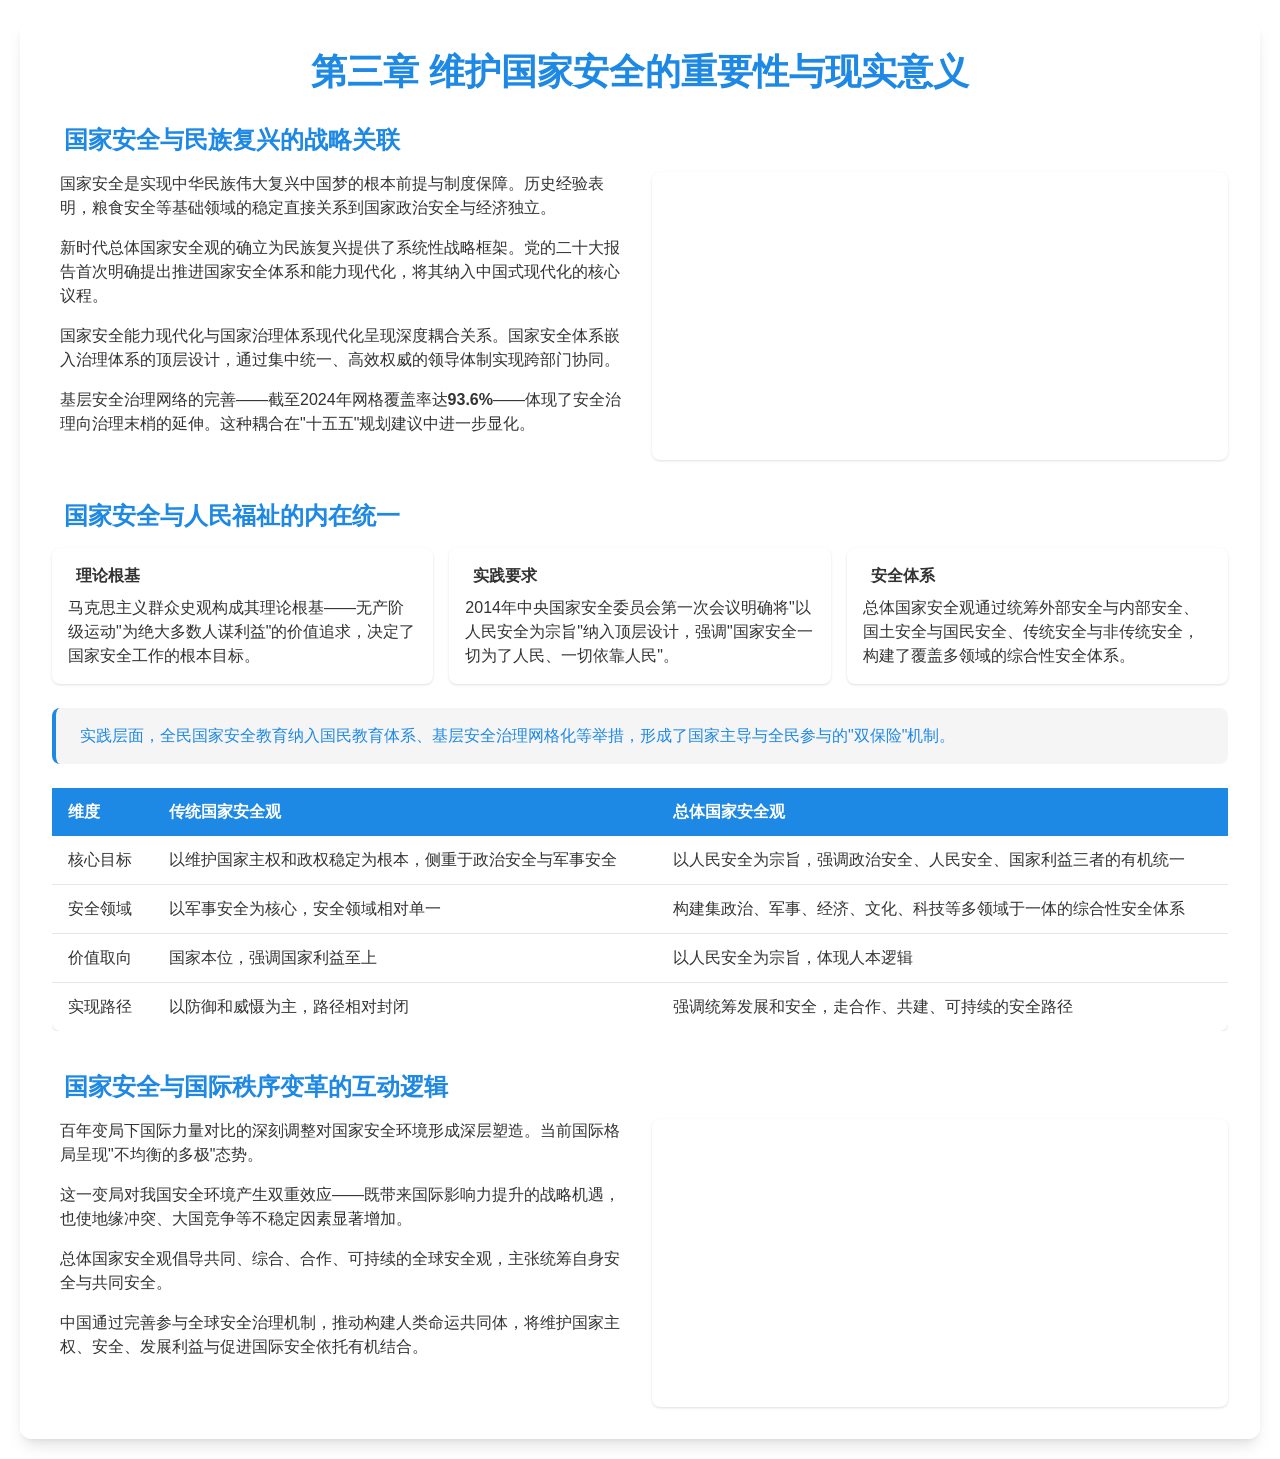
<file: 百度文库_files/saved_resource(5).html>
<!DOCTYPE html>
<!-- saved from url=(0012)about:srcdoc -->
<html lang="zh-CN"><head><meta http-equiv="Content-Type" content="text/html; charset=UTF-8">
    
    <meta name="viewport" content="width=device-width, initial-scale=1.0">
    <title>第三章 维护国家安全的重要性与现实意义</title>
    <script src="https://edu-wenku.bdimg.com/v1/genflow2025/report_resource/tailwindcss_3.4.16.js"></script>
    <link rel="stylesheet" href="https://edu-wenku.bdimg.com/v1/genflow2025/report_resource/font-awesome/6.4.0/css/font-awesome_all.min_6.4.0.css">
    <script src="https://edu-wenku.bdimg.com/v1/genflow2025/report_resource/echarts.min_5.4.3.js"></script>
    <style>
        body {
            font-family: 'Segoe UI', 'Microsoft YaHei', sans-serif;
            background: transparent;
            display: flex;
            justify-content: center;
            align-items: flex-start;
            padding: 20px;
            color: #333;
        }
        .reference {
            color: #1E88E5;
            font-size: 0.8em;
            vertical-align: super;
        }
    </style>
<style>*, ::before, ::after{--tw-border-spacing-x:0;--tw-border-spacing-y:0;--tw-translate-x:0;--tw-translate-y:0;--tw-rotate:0;--tw-skew-x:0;--tw-skew-y:0;--tw-scale-x:1;--tw-scale-y:1;--tw-pan-x: ;--tw-pan-y: ;--tw-pinch-zoom: ;--tw-scroll-snap-strictness:proximity;--tw-gradient-from-position: ;--tw-gradient-via-position: ;--tw-gradient-to-position: ;--tw-ordinal: ;--tw-slashed-zero: ;--tw-numeric-figure: ;--tw-numeric-spacing: ;--tw-numeric-fraction: ;--tw-ring-inset: ;--tw-ring-offset-width:0px;--tw-ring-offset-color:#fff;--tw-ring-color:rgb(59 130 246 / 0.5);--tw-ring-offset-shadow:0 0 #0000;--tw-ring-shadow:0 0 #0000;--tw-shadow:0 0 #0000;--tw-shadow-colored:0 0 #0000;--tw-blur: ;--tw-brightness: ;--tw-contrast: ;--tw-grayscale: ;--tw-hue-rotate: ;--tw-invert: ;--tw-saturate: ;--tw-sepia: ;--tw-drop-shadow: ;--tw-backdrop-blur: ;--tw-backdrop-brightness: ;--tw-backdrop-contrast: ;--tw-backdrop-grayscale: ;--tw-backdrop-hue-rotate: ;--tw-backdrop-invert: ;--tw-backdrop-opacity: ;--tw-backdrop-saturate: ;--tw-backdrop-sepia: ;--tw-contain-size: ;--tw-contain-layout: ;--tw-contain-paint: ;--tw-contain-style: }::backdrop{--tw-border-spacing-x:0;--tw-border-spacing-y:0;--tw-translate-x:0;--tw-translate-y:0;--tw-rotate:0;--tw-skew-x:0;--tw-skew-y:0;--tw-scale-x:1;--tw-scale-y:1;--tw-pan-x: ;--tw-pan-y: ;--tw-pinch-zoom: ;--tw-scroll-snap-strictness:proximity;--tw-gradient-from-position: ;--tw-gradient-via-position: ;--tw-gradient-to-position: ;--tw-ordinal: ;--tw-slashed-zero: ;--tw-numeric-figure: ;--tw-numeric-spacing: ;--tw-numeric-fraction: ;--tw-ring-inset: ;--tw-ring-offset-width:0px;--tw-ring-offset-color:#fff;--tw-ring-color:rgb(59 130 246 / 0.5);--tw-ring-offset-shadow:0 0 #0000;--tw-ring-shadow:0 0 #0000;--tw-shadow:0 0 #0000;--tw-shadow-colored:0 0 #0000;--tw-blur: ;--tw-brightness: ;--tw-contrast: ;--tw-grayscale: ;--tw-hue-rotate: ;--tw-invert: ;--tw-saturate: ;--tw-sepia: ;--tw-drop-shadow: ;--tw-backdrop-blur: ;--tw-backdrop-brightness: ;--tw-backdrop-contrast: ;--tw-backdrop-grayscale: ;--tw-backdrop-hue-rotate: ;--tw-backdrop-invert: ;--tw-backdrop-opacity: ;--tw-backdrop-saturate: ;--tw-backdrop-sepia: ;--tw-contain-size: ;--tw-contain-layout: ;--tw-contain-paint: ;--tw-contain-style: }/* ! tailwindcss v3.4.16 | MIT License | https://tailwindcss.com */*,::after,::before{box-sizing:border-box;border-width:0;border-style:solid;border-color:#e5e7eb}::after,::before{--tw-content:''}:host,html{line-height:1.5;-webkit-text-size-adjust:100%;-moz-tab-size:4;tab-size:4;font-family:ui-sans-serif, system-ui, sans-serif, "Apple Color Emoji", "Segoe UI Emoji", "Segoe UI Symbol", "Noto Color Emoji";font-feature-settings:normal;font-variation-settings:normal;-webkit-tap-highlight-color:transparent}body{margin:0;line-height:inherit}hr{height:0;color:inherit;border-top-width:1px}abbr:where([title]){-webkit-text-decoration:underline dotted;text-decoration:underline dotted}h1,h2,h3,h4,h5,h6{font-size:inherit;font-weight:inherit}a{color:inherit;text-decoration:inherit}b,strong{font-weight:bolder}code,kbd,pre,samp{font-family:ui-monospace, SFMono-Regular, Menlo, Monaco, Consolas, "Liberation Mono", "Courier New", monospace;font-feature-settings:normal;font-variation-settings:normal;font-size:1em}small{font-size:80%}sub,sup{font-size:75%;line-height:0;position:relative;vertical-align:baseline}sub{bottom:-.25em}sup{top:-.5em}table{text-indent:0;border-color:inherit;border-collapse:collapse}button,input,optgroup,select,textarea{font-family:inherit;font-feature-settings:inherit;font-variation-settings:inherit;font-size:100%;font-weight:inherit;line-height:inherit;letter-spacing:inherit;color:inherit;margin:0;padding:0}button,select{text-transform:none}button,input:where([type=button]),input:where([type=reset]),input:where([type=submit]){-webkit-appearance:button;background-color:transparent;background-image:none}:-moz-focusring{outline:auto}:-moz-ui-invalid{box-shadow:none}progress{vertical-align:baseline}::-webkit-inner-spin-button,::-webkit-outer-spin-button{height:auto}[type=search]{-webkit-appearance:textfield;outline-offset:-2px}::-webkit-search-decoration{-webkit-appearance:none}::-webkit-file-upload-button{-webkit-appearance:button;font:inherit}summary{display:list-item}blockquote,dd,dl,figure,h1,h2,h3,h4,h5,h6,hr,p,pre{margin:0}fieldset{margin:0;padding:0}legend{padding:0}menu,ol,ul{list-style:none;margin:0;padding:0}dialog{padding:0}textarea{resize:vertical}input::placeholder,textarea::placeholder{opacity:1;color:#9ca3af}[role=button],button{cursor:pointer}:disabled{cursor:default}audio,canvas,embed,iframe,img,object,svg,video{display:block;vertical-align:middle}img,video{max-width:100%;height:auto}[hidden]:where(:not([hidden=until-found])){display:none}.mb-10{margin-bottom:2.5rem}.mb-2{margin-bottom:0.5rem}.mb-4{margin-bottom:1rem}.mb-6{margin-bottom:1.5rem}.mb-8{margin-bottom:2rem}.mr-2{margin-right:0.5rem}.mr-3{margin-right:0.75rem}.mt-1{margin-top:0.25rem}.mt-6{margin-top:1.5rem}.flex{display:flex}.grid{display:grid}.h-64{height:16rem}.w-full{width:100%}.min-w-full{min-width:100%}.max-w-\[1280px\]{max-width:1280px}.grid-cols-1{grid-template-columns:repeat(1, minmax(0, 1fr))}.items-start{align-items:flex-start}.items-center{align-items:center}.gap-4{gap:1rem}.gap-6{gap:1.5rem}.space-y-4 > :not([hidden]) ~ :not([hidden]){--tw-space-y-reverse:0;margin-top:calc(1rem * calc(1 - var(--tw-space-y-reverse)));margin-bottom:calc(1rem * var(--tw-space-y-reverse))}.overflow-x-auto{overflow-x:auto}.rounded-lg{border-radius:0.5rem}.rounded-xl{border-radius:0.75rem}.border-b{border-bottom-width:1px}.border-l-4{border-left-width:4px}.border-\[\#1E88E5\]{--tw-border-opacity:1;border-color:rgb(30 136 229 / var(--tw-border-opacity, 1))}.border-gray-200{--tw-border-opacity:1;border-color:rgb(229 231 235 / var(--tw-border-opacity, 1))}.bg-\[\#1E88E5\]{--tw-bg-opacity:1;background-color:rgb(30 136 229 / var(--tw-bg-opacity, 1))}.bg-\[\#F5F5F5\]{--tw-bg-opacity:1;background-color:rgb(245 245 245 / var(--tw-bg-opacity, 1))}.bg-white{--tw-bg-opacity:1;background-color:rgb(255 255 255 / var(--tw-bg-opacity, 1))}.bg-opacity-90{--tw-bg-opacity:0.9}.p-4{padding:1rem}.p-8{padding:2rem}.px-4{padding-left:1rem;padding-right:1rem}.py-3{padding-top:0.75rem;padding-bottom:0.75rem}.text-left{text-align:left}.text-center{text-align:center}.text-2xl{font-size:1.5rem;line-height:2rem}.text-4xl{font-size:2.25rem;line-height:2.5rem}.text-lg{font-size:1.125rem;line-height:1.75rem}.font-bold{font-weight:700}.font-medium{font-weight:500}.font-semibold{font-weight:600}.text-\[\#1E48E5\]{--tw-text-opacity:1;color:rgb(30 72 229 / var(--tw-text-opacity, 1))}.text-\[\#1E58E5\]{--tw-text-opacity:1;color:rgb(30 88 229 / var(--tw-text-opacity, 1))}.text-\[\#1E68E5\]{--tw-text-opacity:1;color:rgb(30 104 229 / var(--tw-text-opacity, 1))}.text-\[\#1E78E5\]{--tw-text-opacity:1;color:rgb(30 120 229 / var(--tw-text-opacity, 1))}.text-\[\#1E88E5\]{--tw-text-opacity:1;color:rgb(30 136 229 / var(--tw-text-opacity, 1))}.text-white{--tw-text-opacity:1;color:rgb(255 255 255 / var(--tw-text-opacity, 1))}.shadow{--tw-shadow:0 1px 3px 0 rgb(0 0 0 / 0.1), 0 1px 2px -1px rgb(0 0 0 / 0.1);--tw-shadow-colored:0 1px 3px 0 var(--tw-shadow-color), 0 1px 2px -1px var(--tw-shadow-color);box-shadow:var(--tw-ring-offset-shadow, 0 0 #0000), var(--tw-ring-shadow, 0 0 #0000), var(--tw-shadow)}.shadow-lg{--tw-shadow:0 10px 15px -3px rgb(0 0 0 / 0.1), 0 4px 6px -4px rgb(0 0 0 / 0.1);--tw-shadow-colored:0 10px 15px -3px var(--tw-shadow-color), 0 4px 6px -4px var(--tw-shadow-color);box-shadow:var(--tw-ring-offset-shadow, 0 0 #0000), var(--tw-ring-shadow, 0 0 #0000), var(--tw-shadow)}@media (min-width: 768px){.md\:grid-cols-2{grid-template-columns:repeat(2, minmax(0, 1fr))}.md\:grid-cols-3{grid-template-columns:repeat(3, minmax(0, 1fr))}}</style></head>
<body>
    <div class="max-w-[1280px] w-full bg-white bg-opacity-90 rounded-xl shadow-lg p-8">
        <!-- 主标题 -->
        <h1 class="text-4xl font-bold text-center text-[#1E88E5] mb-8">第三章 维护国家安全的重要性与现实意义</h1>
        
        <!-- 3.1 国家安全与民族复兴的战略关联 -->
        <div class="mb-10">
            <div class="flex items-center mb-4">
                <i class="fas fa-link text-2xl text-[#1E88E5] mr-3"></i>
                <h2 class="text-2xl font-semibold text-[#1E88E5]">国家安全与民族复兴的战略关联</h2>
            </div>
            
            <div class="grid grid-cols-1 md:grid-cols-2 gap-6">
                <!-- 文字内容 -->
                <div class="space-y-4">
                    <div class="flex items-start">
                        <i class="fas fa-shield-alt text-lg text-[#1E58E5] mt-1 mr-2"></i>
                        <p>国家安全是实现中华民族伟大复兴中国梦的根本前提与制度保障。历史经验表明，粮食安全等基础领域的稳定直接关系到国家政治安全与经济独立。</p>
                    </div>
                    
                    <div class="flex items-start">
                        <i class="fas fa-cogs text-lg text-[#1E68E5] mt-1 mr-2"></i>
                        <p>新时代总体国家安全观的确立为民族复兴提供了系统性战略框架。党的二十大报告首次明确提出推进国家安全体系和能力现代化，将其纳入中国式现代化的核心议程。</p>
                    </div>
                    
                    <div class="flex items-start">
                        <i class="fas fa-network-wired text-lg text-[#1E78E5] mt-1 mr-2"></i>
                        <p>国家安全能力现代化与国家治理体系现代化呈现深度耦合关系。国家安全体系嵌入治理体系的顶层设计，通过集中统一、高效权威的领导体制实现跨部门协同。</p>
                    </div>
                    
                    <div class="flex items-start">
                        <i class="fas fa-project-diagram text-lg text-[#1E48E5] mt-1 mr-2"></i>
                        <p>基层安全治理网络的完善——截至2024年网格覆盖率达<strong>93.6%</strong>——体现了安全治理向治理末梢的延伸。这种耦合在"十五五"规划建议中进一步显化。</p>
                    </div>
                </div>
                
                <!-- 图表 -->
                <div class="bg-white p-4 rounded-lg shadow">
                    <div id="relationChart" class="h-64" _echarts_instance_="ec_1780399113506" style="user-select: none; -webkit-tap-highlight-color: rgba(0, 0, 0, 0); position: relative;"><div style="position: relative; width: 541px; height: 256px; padding: 0px; margin: 0px; border-width: 0px;"><canvas data-zr-dom-id="zr_0" width="1082" height="512" style="position: absolute; left: 0px; top: 0px; width: 541px; height: 256px; user-select: none; -webkit-tap-highlight-color: rgba(0, 0, 0, 0); padding: 0px; margin: 0px; border-width: 0px;"></canvas></div><div class=""></div></div>
                </div>
            </div>
        </div>
        
        <!-- 3.2 国家安全与人民福祉的内在统一 -->
        <div class="mb-10">
            <div class="flex items-center mb-4">
                <i class="fas fa-users text-2xl text-[#1E88E5] mr-3"></i>
                <h2 class="text-2xl font-semibold text-[#1E88E5]">国家安全与人民福祉的内在统一</h2>
            </div>
            
            <div class="grid grid-cols-1 md:grid-cols-3 gap-4 mb-6">
                <!-- 理论依据 -->
                <div class="bg-white p-4 rounded-lg shadow">
                    <div class="flex items-center mb-2">
                        <i class="fas fa-book text-lg text-[#1E68E5] mr-2"></i>
                        <h3 class="font-semibold">理论根基</h3>
                    </div>
                    <p>马克思主义群众史观构成其理论根基——无产阶级运动"为绝大多数人谋利益"的价值追求，决定了国家安全工作的根本目标。</p>
                </div>
                
                <!-- 实践要求 -->
                <div class="bg-white p-4 rounded-lg shadow">
                    <div class="flex items-center mb-2">
                        <i class="fas fa-hands-helping text-lg text-[#1E78E5] mr-2"></i>
                        <h3 class="font-semibold">实践要求</h3>
                    </div>
                    <p>2014年中央国家安全委员会第一次会议明确将"以人民安全为宗旨"纳入顶层设计，强调"国家安全一切为了人民、一切依靠人民"。</p>
                </div>
                
                <!-- 安全体系 -->
                <div class="bg-white p-4 rounded-lg shadow">
                    <div class="flex items-center mb-2">
                        <i class="fas fa-shield-virus text-lg text-[#1E48E5] mr-2"></i>
                        <h3 class="font-semibold">安全体系</h3>
                    </div>
                    <p>总体国家安全观通过统筹外部安全与内部安全、国土安全与国民安全、传统安全与非传统安全，构建了覆盖多领域的综合性安全体系。</p>
                </div>
            </div>
            
            <div class="bg-[#F5F5F5] p-4 rounded-lg border-l-4 border-[#1E88E5]">
                <p class="text-[#1E88E5] font-medium"><i class="fas fa-lightbulb mr-2"></i>实践层面，全民国家安全教育纳入国民教育体系、基层安全治理网格化等举措，形成了国家主导与全民参与的"双保险"机制。</p>
            </div>
            
            <!-- 表格 -->
            <div class="mt-6 overflow-x-auto">
                <table class="min-w-full bg-white rounded-lg shadow">
                    <thead>
                        <tr class="bg-[#1E88E5] text-white">
                            <th class="py-3 px-4 text-left">维度</th>
                            <th class="py-3 px-4 text-left">传统国家安全观</th>
                            <th class="py-3 px-4 text-left">总体国家安全观</th>
                        </tr>
                    </thead>
                    <tbody>
                        <tr class="border-b border-gray-200">
                            <td class="py-3 px-4 font-medium">核心目标</td>
                            <td class="py-3 px-4">以维护国家主权和政权稳定为根本，侧重于政治安全与军事安全</td>
                            <td class="py-3 px-4">以人民安全为宗旨，强调政治安全、人民安全、国家利益三者的有机统一</td>
                        </tr>
                        <tr class="border-b border-gray-200">
                            <td class="py-3 px-4 font-medium">安全领域</td>
                            <td class="py-3 px-4">以军事安全为核心，安全领域相对单一</td>
                            <td class="py-3 px-4">构建集政治、军事、经济、文化、科技等多领域于一体的综合性安全体系</td>
                        </tr>
                        <tr class="border-b border-gray-200">
                            <td class="py-3 px-4 font-medium">价值取向</td>
                            <td class="py-3 px-4">国家本位，强调国家利益至上</td>
                            <td class="py-3 px-4">以人民安全为宗旨，体现人本逻辑</td>
                        </tr>
                        <tr>
                            <td class="py-3 px-4 font-medium">实现路径</td>
                            <td class="py-3 px-4">以防御和威慑为主，路径相对封闭</td>
                            <td class="py-3 px-4">强调统筹发展和安全，走合作、共建、可持续的安全路径</td>
                        </tr>
                    </tbody>
                </table>
            </div>
        </div>
        
        <!-- 3.3 国家安全与国际秩序变革的互动逻辑 -->
        <div>
            <div class="flex items-center mb-4">
                <i class="fas fa-globe text-2xl text-[#1E88E5] mr-3"></i>
                <h2 class="text-2xl font-semibold text-[#1E88E5]">国家安全与国际秩序变革的互动逻辑</h2>
            </div>
            
            <div class="grid grid-cols-1 md:grid-cols-2 gap-6">
                <!-- 文字内容 -->
                <div class="space-y-4">
                    <div class="flex items-start">
                        <i class="fas fa-balance-scale text-lg text-[#1E58E5] mt-1 mr-2"></i>
                        <p>百年变局下国际力量对比的深刻调整对国家安全环境形成深层塑造。当前国际格局呈现"不均衡的多极"态势。</p>
                    </div>
                    
                    <div class="flex items-start">
                        <i class="fas fa-exclamation-triangle text-lg text-[#1E68E5] mt-1 mr-2"></i>
                        <p>这一变局对我国安全环境产生双重效应——既带来国际影响力提升的战略机遇，也使地缘冲突、大国竞争等不稳定因素显著增加。</p>
                    </div>
                    
                    <div class="flex items-start">
                        <i class="fas fa-handshake text-lg text-[#1E78E5] mt-1 mr-2"></i>
                        <p>总体国家安全观倡导共同、综合、合作、可持续的全球安全观，主张统筹自身安全与共同安全。</p>
                    </div>
                    
                    <div class="flex items-start">
                        <i class="fas fa-brain text-lg text-[#1E48E5] mt-1 mr-2"></i>
                        <p>中国通过完善参与全球安全治理机制，推动构建人类命运共同体，将维护国家主权、安全、发展利益与促进国际安全依托有机结合。</p>
                    </div>
                </div>
                
                <!-- 图表 -->
                <div class="bg-white p-4 rounded-lg shadow">
                    <div id="internationalChart" class="h-64" _echarts_instance_="ec_1780399113507" style="user-select: none; -webkit-tap-highlight-color: rgba(0, 0, 0, 0); position: relative;"><div style="position: relative; width: 541px; height: 256px; padding: 0px; margin: 0px; border-width: 0px;"><canvas data-zr-dom-id="zr_0" width="1082" height="512" style="position: absolute; left: 0px; top: 0px; width: 541px; height: 256px; user-select: none; -webkit-tap-highlight-color: rgba(0, 0, 0, 0); padding: 0px; margin: 0px; border-width: 0px;"></canvas></div><div class=""></div></div>
                </div>
            </div>
        </div>
    </div>

    <script>
        // 国家安全与民族复兴关系图表
        const relationChart = echarts.init(document.getElementById('relationChart'));
        relationChart.setOption({
            title: {
                text: '国家安全体系现代化进程',
                left: 'center',
                textStyle: {
                    fontSize: 16,
                    fontWeight: 'bold'
                }
            },
            tooltip: {
                trigger: 'axis'
            },
            grid: {
                left: '10%',
                right: '10%',
                bottom: '15%',
                top: '35%',
                containLabel: true
            },
            xAxis: {
                type: 'category',
                data: ['2012', '2017', '2022', '2024'],
                axisLine: {
                    lineStyle: {
                        color: '#ccc'
                    }
                }
            },
            yAxis: {
                type: 'value',
                name: '覆盖率(%)',
                axisLine: {
                    show: true,
                    lineStyle: {
                        color: '#ccc'
                    }
                },
                splitLine: {
                    lineStyle: {
                        color: '#f0f0f0'
                    }
                }
            },
            series: [{
                name: '安全治理覆盖率',
                type: 'line',
                smooth: true,
                data: [65, 78, 89, 93.6],
                itemStyle: {
                    color: '#1E88E5'
                },
                label: {
                    show: true,
                    formatter: '{c}%',
                    color: '#1E88E5'
                },
                areaStyle: {
                    color: new echarts.graphic.LinearGradient(0, 0, 0, 1, [
                        { offset: 0, color: 'rgba(30, 136, 229, 0.5)' },
                        { offset: 1, color: 'rgba(30, 136, 229, 0.1)' }
                    ])
                }
            }]
        });

        // 国际秩序变革图表
        const internationalChart = echarts.init(document.getElementById('internationalChart'));
        internationalChart.setOption({
            title: {
                text: '国际安全环境影响因素',
                left: 'center',
                textStyle: {
                    fontSize: 16,
                    fontWeight: 'bold'
                }
            },
            tooltip: {
                trigger: 'item'
            },
            legend: {
                orient: 'vertical',
                right: 0,
                top: '10%'
            },
            series: [
                {
                    name: '影响因素',
                    type: 'pie',
                    radius: ['40%', '70%'],
                    avoidLabelOverlap: false,
                    itemStyle: {
                        borderRadius: 10,
                        borderColor: '#fff',
                        borderWidth: 2
                    },
                    label: {
                        show: true,
                        formatter: '{b}: {d}%'
                    },
                    emphasis: {
                        label: {
                            show: true,
                            fontWeight: 'bold'
                        }
                    },
                    labelLine: {
                        show: true
                    },
                    data: [
                        { value: 35, name: '地缘政治风险', itemStyle: { color: '#1E88E5' } },
                        { value: 25, name: '经济科技竞争', itemStyle: { color: '#1E68E5' } },
                        { value: 20, name: '全球治理赤字', itemStyle: { color: '#1E48E5' } },
                        { value: 15, name: '文化价值冲突', itemStyle: { color: '#1E78E5' } },
                        { value: 5, name: '其他因素', itemStyle: { color: '#1E58E5' } }
                    ]
                }
            ]
        });

        // 响应窗口大小变化
        window.addEventListener('resize', function() {
            relationChart.resize();
            internationalChart.resize();
        });
    </script>

</body></html>
</file>
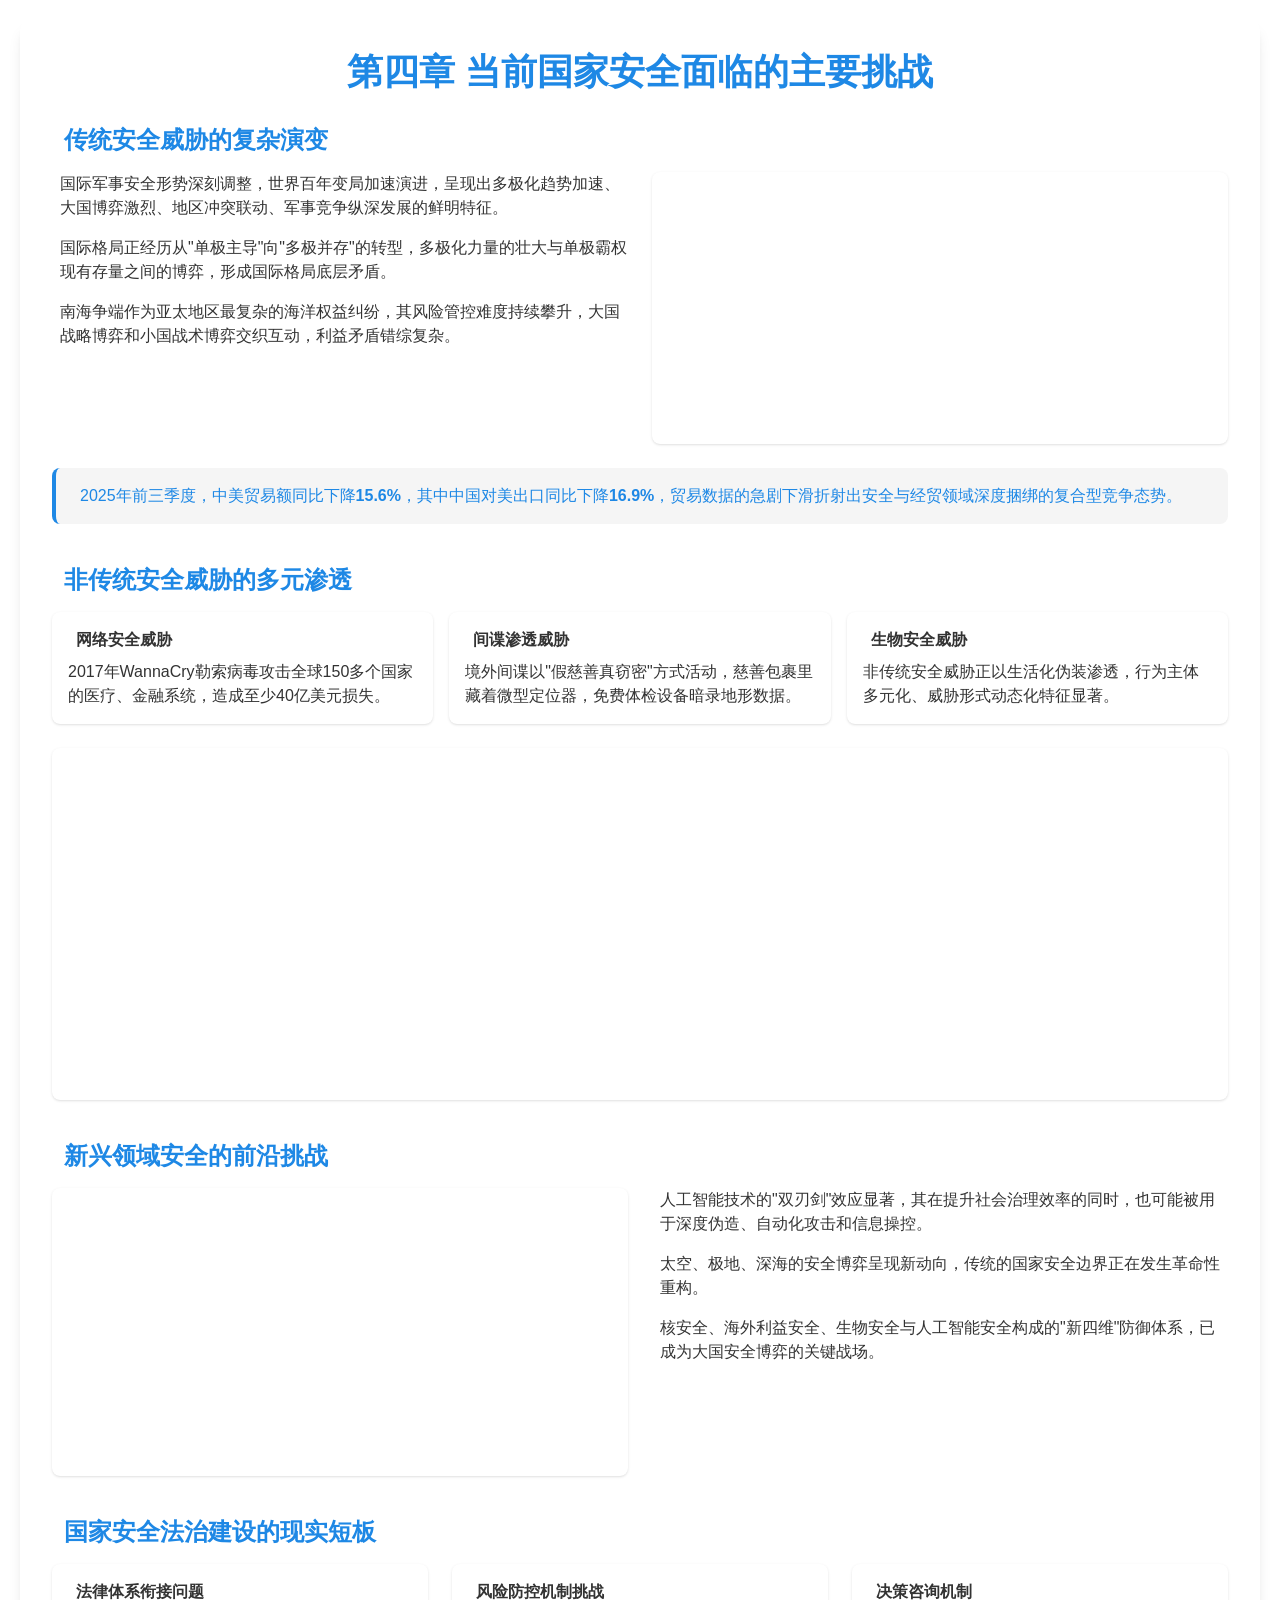
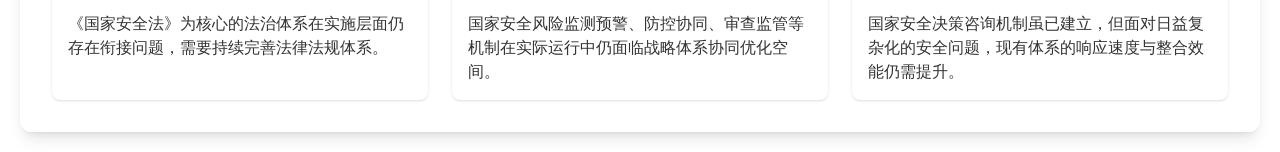
<file: 百度文库_files/saved_resource(6).html>
<!DOCTYPE html>
<!-- saved from url=(0012)about:srcdoc -->
<html lang="zh-CN"><head><meta http-equiv="Content-Type" content="text/html; charset=UTF-8">
    
    <meta name="viewport" content="width=device-width, initial-scale=1.0">
    <title>第四章 当前国家安全面临的主要挑战</title>
    <script src="https://edu-wenku.bdimg.com/v1/genflow2025/report_resource/tailwindcss_3.4.16.js"></script>
    <link rel="stylesheet" href="https://edu-wenku.bdimg.com/v1/genflow2025/report_resource/font-awesome/6.4.0/css/font-awesome_all.min_6.4.0.css">
    <script src="https://edu-wenku.bdimg.com/v1/genflow2025/report_resource/echarts.min_5.4.3.js"></script>
    <style>
        body {
            font-family: 'Segoe UI', 'Microsoft YaHei', sans-serif;
            background: transparent;
            display: flex;
            justify-content: center;
            align-items: flex-start;
            padding: 20px;
            color: #333;
        }
    </style>
<style>*, ::before, ::after{--tw-border-spacing-x:0;--tw-border-spacing-y:0;--tw-translate-x:0;--tw-translate-y:0;--tw-rotate:0;--tw-skew-x:0;--tw-skew-y:0;--tw-scale-x:1;--tw-scale-y:1;--tw-pan-x: ;--tw-pan-y: ;--tw-pinch-zoom: ;--tw-scroll-snap-strictness:proximity;--tw-gradient-from-position: ;--tw-gradient-via-position: ;--tw-gradient-to-position: ;--tw-ordinal: ;--tw-slashed-zero: ;--tw-numeric-figure: ;--tw-numeric-spacing: ;--tw-numeric-fraction: ;--tw-ring-inset: ;--tw-ring-offset-width:0px;--tw-ring-offset-color:#fff;--tw-ring-color:rgb(59 130 246 / 0.5);--tw-ring-offset-shadow:0 0 #0000;--tw-ring-shadow:0 0 #0000;--tw-shadow:0 0 #0000;--tw-shadow-colored:0 0 #0000;--tw-blur: ;--tw-brightness: ;--tw-contrast: ;--tw-grayscale: ;--tw-hue-rotate: ;--tw-invert: ;--tw-saturate: ;--tw-sepia: ;--tw-drop-shadow: ;--tw-backdrop-blur: ;--tw-backdrop-brightness: ;--tw-backdrop-contrast: ;--tw-backdrop-grayscale: ;--tw-backdrop-hue-rotate: ;--tw-backdrop-invert: ;--tw-backdrop-opacity: ;--tw-backdrop-saturate: ;--tw-backdrop-sepia: ;--tw-contain-size: ;--tw-contain-layout: ;--tw-contain-paint: ;--tw-contain-style: }::backdrop{--tw-border-spacing-x:0;--tw-border-spacing-y:0;--tw-translate-x:0;--tw-translate-y:0;--tw-rotate:0;--tw-skew-x:0;--tw-skew-y:0;--tw-scale-x:1;--tw-scale-y:1;--tw-pan-x: ;--tw-pan-y: ;--tw-pinch-zoom: ;--tw-scroll-snap-strictness:proximity;--tw-gradient-from-position: ;--tw-gradient-via-position: ;--tw-gradient-to-position: ;--tw-ordinal: ;--tw-slashed-zero: ;--tw-numeric-figure: ;--tw-numeric-spacing: ;--tw-numeric-fraction: ;--tw-ring-inset: ;--tw-ring-offset-width:0px;--tw-ring-offset-color:#fff;--tw-ring-color:rgb(59 130 246 / 0.5);--tw-ring-offset-shadow:0 0 #0000;--tw-ring-shadow:0 0 #0000;--tw-shadow:0 0 #0000;--tw-shadow-colored:0 0 #0000;--tw-blur: ;--tw-brightness: ;--tw-contrast: ;--tw-grayscale: ;--tw-hue-rotate: ;--tw-invert: ;--tw-saturate: ;--tw-sepia: ;--tw-drop-shadow: ;--tw-backdrop-blur: ;--tw-backdrop-brightness: ;--tw-backdrop-contrast: ;--tw-backdrop-grayscale: ;--tw-backdrop-hue-rotate: ;--tw-backdrop-invert: ;--tw-backdrop-opacity: ;--tw-backdrop-saturate: ;--tw-backdrop-sepia: ;--tw-contain-size: ;--tw-contain-layout: ;--tw-contain-paint: ;--tw-contain-style: }/* ! tailwindcss v3.4.16 | MIT License | https://tailwindcss.com */*,::after,::before{box-sizing:border-box;border-width:0;border-style:solid;border-color:#e5e7eb}::after,::before{--tw-content:''}:host,html{line-height:1.5;-webkit-text-size-adjust:100%;-moz-tab-size:4;tab-size:4;font-family:ui-sans-serif, system-ui, sans-serif, "Apple Color Emoji", "Segoe UI Emoji", "Segoe UI Symbol", "Noto Color Emoji";font-feature-settings:normal;font-variation-settings:normal;-webkit-tap-highlight-color:transparent}body{margin:0;line-height:inherit}hr{height:0;color:inherit;border-top-width:1px}abbr:where([title]){-webkit-text-decoration:underline dotted;text-decoration:underline dotted}h1,h2,h3,h4,h5,h6{font-size:inherit;font-weight:inherit}a{color:inherit;text-decoration:inherit}b,strong{font-weight:bolder}code,kbd,pre,samp{font-family:ui-monospace, SFMono-Regular, Menlo, Monaco, Consolas, "Liberation Mono", "Courier New", monospace;font-feature-settings:normal;font-variation-settings:normal;font-size:1em}small{font-size:80%}sub,sup{font-size:75%;line-height:0;position:relative;vertical-align:baseline}sub{bottom:-.25em}sup{top:-.5em}table{text-indent:0;border-color:inherit;border-collapse:collapse}button,input,optgroup,select,textarea{font-family:inherit;font-feature-settings:inherit;font-variation-settings:inherit;font-size:100%;font-weight:inherit;line-height:inherit;letter-spacing:inherit;color:inherit;margin:0;padding:0}button,select{text-transform:none}button,input:where([type=button]),input:where([type=reset]),input:where([type=submit]){-webkit-appearance:button;background-color:transparent;background-image:none}:-moz-focusring{outline:auto}:-moz-ui-invalid{box-shadow:none}progress{vertical-align:baseline}::-webkit-inner-spin-button,::-webkit-outer-spin-button{height:auto}[type=search]{-webkit-appearance:textfield;outline-offset:-2px}::-webkit-search-decoration{-webkit-appearance:none}::-webkit-file-upload-button{-webkit-appearance:button;font:inherit}summary{display:list-item}blockquote,dd,dl,figure,h1,h2,h3,h4,h5,h6,hr,p,pre{margin:0}fieldset{margin:0;padding:0}legend{padding:0}menu,ol,ul{list-style:none;margin:0;padding:0}dialog{padding:0}textarea{resize:vertical}input::placeholder,textarea::placeholder{opacity:1;color:#9ca3af}[role=button],button{cursor:pointer}:disabled{cursor:default}audio,canvas,embed,iframe,img,object,svg,video{display:block;vertical-align:middle}img,video{max-width:100%;height:auto}[hidden]:where(:not([hidden=until-found])){display:none}.mb-10{margin-bottom:2.5rem}.mb-2{margin-bottom:0.5rem}.mb-4{margin-bottom:1rem}.mb-6{margin-bottom:1.5rem}.mb-8{margin-bottom:2rem}.mr-2{margin-right:0.5rem}.mr-3{margin-right:0.75rem}.mt-1{margin-top:0.25rem}.mt-6{margin-top:1.5rem}.flex{display:flex}.grid{display:grid}.h-64{height:16rem}.h-80{height:20rem}.w-full{width:100%}.max-w-\[1280px\]{max-width:1280px}.grid-cols-1{grid-template-columns:repeat(1, minmax(0, 1fr))}.items-start{align-items:flex-start}.items-center{align-items:center}.gap-4{gap:1rem}.gap-6{gap:1.5rem}.space-y-4 > :not([hidden]) ~ :not([hidden]){--tw-space-y-reverse:0;margin-top:calc(1rem * calc(1 - var(--tw-space-y-reverse)));margin-bottom:calc(1rem * var(--tw-space-y-reverse))}.rounded-lg{border-radius:0.5rem}.rounded-xl{border-radius:0.75rem}.border-l-4{border-left-width:4px}.border-\[\#1E88E5\]{--tw-border-opacity:1;border-color:rgb(30 136 229 / var(--tw-border-opacity, 1))}.bg-\[\#F5F5F5\]{--tw-bg-opacity:1;background-color:rgb(245 245 245 / var(--tw-bg-opacity, 1))}.bg-white{--tw-bg-opacity:1;background-color:rgb(255 255 255 / var(--tw-bg-opacity, 1))}.bg-opacity-90{--tw-bg-opacity:0.9}.p-2{padding:0.5rem}.p-4{padding:1rem}.p-8{padding:2rem}.text-center{text-align:center}.text-2xl{font-size:1.5rem;line-height:2rem}.text-4xl{font-size:2.25rem;line-height:2.5rem}.text-lg{font-size:1.125rem;line-height:1.75rem}.font-bold{font-weight:700}.font-medium{font-weight:500}.font-semibold{font-weight:600}.text-\[\#1E48E5\]{--tw-text-opacity:1;color:rgb(30 72 229 / var(--tw-text-opacity, 1))}.text-\[\#1E58E5\]{--tw-text-opacity:1;color:rgb(30 88 229 / var(--tw-text-opacity, 1))}.text-\[\#1E68E5\]{--tw-text-opacity:1;color:rgb(30 104 229 / var(--tw-text-opacity, 1))}.text-\[\#1E78E5\]{--tw-text-opacity:1;color:rgb(30 120 229 / var(--tw-text-opacity, 1))}.text-\[\#1E88E5\]{--tw-text-opacity:1;color:rgb(30 136 229 / var(--tw-text-opacity, 1))}.shadow{--tw-shadow:0 1px 3px 0 rgb(0 0 0 / 0.1), 0 1px 2px -1px rgb(0 0 0 / 0.1);--tw-shadow-colored:0 1px 3px 0 var(--tw-shadow-color), 0 1px 2px -1px var(--tw-shadow-color);box-shadow:var(--tw-ring-offset-shadow, 0 0 #0000), var(--tw-ring-shadow, 0 0 #0000), var(--tw-shadow)}.shadow-lg{--tw-shadow:0 10px 15px -3px rgb(0 0 0 / 0.1), 0 4px 6px -4px rgb(0 0 0 / 0.1);--tw-shadow-colored:0 10px 15px -3px var(--tw-shadow-color), 0 4px 6px -4px var(--tw-shadow-color);box-shadow:var(--tw-ring-offset-shadow, 0 0 #0000), var(--tw-ring-shadow, 0 0 #0000), var(--tw-shadow)}@media (min-width: 768px){.md\:grid-cols-2{grid-template-columns:repeat(2, minmax(0, 1fr))}.md\:grid-cols-3{grid-template-columns:repeat(3, minmax(0, 1fr))}}</style></head>
<body>
    <div class="max-w-[1280px] w-full bg-white bg-opacity-90 rounded-xl shadow-lg p-8">
        <!-- 主标题 -->
        <h1 class="text-4xl font-bold text-center text-[#1E88E5] mb-8">第四章 当前国家安全面临的主要挑战</h1>
        
        <!-- 传统安全威胁 -->
        <div class="mb-10">
            <div class="flex items-center mb-4">
                <i class="fas fa-shield-alt text-2xl text-[#1E88E5] mr-3"></i>
                <h2 class="text-2xl font-semibold text-[#1E88E5]">传统安全威胁的复杂演变</h2>
            </div>
            
            <div class="grid grid-cols-1 md:grid-cols-2 gap-6">
                <!-- 文字内容 -->
                <div class="space-y-4">
                    <div class="flex items-start">
                        <i class="fas fa-globe text-lg text-[#1E78E5] mt-1 mr-2"></i>
                        <p>国际军事安全形势深刻调整，世界百年变局加速演进，呈现出多极化趋势加速、大国博弈激烈、地区冲突联动、军事竞争纵深发展的鲜明特征。</p>
                    </div>
                    
                    <div class="flex items-start">
                        <i class="fas fa-handshake text-lg text-[#1E58E5] mt-1 mr-2"></i>
                        <p>国际格局正经历从"单极主导"向"多极并存"的转型，多极化力量的壮大与单极霸权现有存量之间的博弈，形成国际格局底层矛盾。</p>
                    </div>
                    
                    <div class="flex items-start">
                        <i class="fas fa-ship text-lg text-[#1E68E5] mt-1 mr-2"></i>
                        <p>南海争端作为亚太地区最复杂的海洋权益纠纷，其风险管控难度持续攀升，大国战略博弈和小国战术博弈交织互动，利益矛盾错综复杂。</p>
                    </div>
                </div>
                
                <!-- 图表 -->
                <div class="bg-white p-2 rounded-lg shadow">
                    <div id="tradeChart" class="h-64" _echarts_instance_="ec_1780399113591" style="user-select: none; -webkit-tap-highlight-color: rgba(0, 0, 0, 0); position: relative;"><div style="position: relative; width: 557px; height: 256px; padding: 0px; margin: 0px; border-width: 0px;"><canvas data-zr-dom-id="zr_0" width="1114" height="512" style="position: absolute; left: 0px; top: 0px; width: 557px; height: 256px; user-select: none; -webkit-tap-highlight-color: rgba(0, 0, 0, 0); padding: 0px; margin: 0px; border-width: 0px;"></canvas></div><div class=""></div></div>
                </div>
            </div>
            
            <div class="mt-6 bg-[#F5F5F5] p-4 rounded-lg border-l-4 border-[#1E88E5]">
                <p class="text-[#1E88E5] font-medium"><i class="fas fa-exclamation-triangle mr-2"></i>2025年前三季度，中美贸易额同比下降<span class="font-bold">15.6%</span>，其中中国对美出口同比下降<span class="font-bold">16.9%</span>，贸易数据的急剧下滑折射出安全与经贸领域深度捆绑的复合型竞争态势。</p>
            </div>
        </div>
        
        <!-- 非传统安全威胁 -->
        <div class="mb-10">
            <div class="flex items-center mb-4">
                <i class="fas fa-lock-open text-2xl text-[#1E88E5] mr-3"></i>
                <h2 class="text-2xl font-semibold text-[#1E88E5]">非传统安全威胁的多元渗透</h2>
            </div>
            
            <div class="grid grid-cols-1 md:grid-cols-3 gap-4 mb-6">
                <!-- 网络安全 -->
                <div class="bg-white p-4 rounded-lg shadow">
                    <div class="flex items-center mb-2">
                        <i class="fas fa-network-wired text-lg text-[#1E68E5] mr-2"></i>
                        <h3 class="font-semibold">网络安全威胁</h3>
                    </div>
                    <p>2017年WannaCry勒索病毒攻击全球150多个国家的医疗、金融系统，造成至少40亿美元损失。</p>
                </div>
                
                <!-- 间谍渗透 -->
                <div class="bg-white p-4 rounded-lg shadow">
                    <div class="flex items-center mb-2">
                        <i class="fas fa-user-secret text-lg text-[#1E78E5] mr-2"></i>
                        <h3 class="font-semibold">间谍渗透威胁</h3>
                    </div>
                    <p>境外间谍以"假慈善真窃密"方式活动，慈善包裹里藏着微型定位器，免费体检设备暗录地形数据。</p>
                </div>
                
                <!-- 生物安全 -->
                <div class="bg-white p-4 rounded-lg shadow">
                    <div class="flex items-center mb-2">
                        <i class="fas fa-virus text-lg text-[#1E48E5] mr-2"></i>
                        <h3 class="font-semibold">生物安全威胁</h3>
                    </div>
                    <p>非传统安全威胁正以生活化伪装渗透，行为主体多元化、威胁形式动态化特征显著。</p>
                </div>
            </div>
            
            <div class="bg-white p-4 rounded-lg shadow">
                <div id="securityChart" class="h-80" _echarts_instance_="ec_1780399113592" style="user-select: none; -webkit-tap-highlight-color: rgba(0, 0, 0, 0); position: relative;"><div style="position: relative; width: 1137px; height: 320px; padding: 0px; margin: 0px; border-width: 0px;"><canvas data-zr-dom-id="zr_0" width="2274" height="640" style="position: absolute; left: 0px; top: 0px; width: 1137px; height: 320px; user-select: none; -webkit-tap-highlight-color: rgba(0, 0, 0, 0); padding: 0px; margin: 0px; border-width: 0px;"></canvas></div><div class=""></div></div>
            </div>
        </div>
        
        <!-- 新兴领域安全 -->
        <div class="mb-10">
            <div class="flex items-center mb-4">
                <i class="fas fa-atom text-2xl text-[#1E88E5] mr-3"></i>
                <h2 class="text-2xl font-semibold text-[#1E88E5]">新兴领域安全的前沿挑战</h2>
            </div>
            
            <div class="grid grid-cols-1 md:grid-cols-2 gap-6">
                <!-- 图表 -->
                <div class="bg-white p-4 rounded-lg shadow">
                    <div id="techChart" class="h-64" _echarts_instance_="ec_1780399113593" style="user-select: none; -webkit-tap-highlight-color: rgba(0, 0, 0, 0); position: relative;"><div style="position: relative; width: 541px; height: 256px; padding: 0px; margin: 0px; border-width: 0px;"><canvas data-zr-dom-id="zr_0" width="1082" height="512" style="position: absolute; left: 0px; top: 0px; width: 541px; height: 256px; user-select: none; -webkit-tap-highlight-color: rgba(0, 0, 0, 0); padding: 0px; margin: 0px; border-width: 0px;"></canvas></div><div class=""></div></div>
                </div>
                
                <!-- 文字内容 -->
                <div class="space-y-4">
                    <div class="flex items-start">
                        <i class="fas fa-brain text-lg text-[#1E88E5] mt-1 mr-2"></i>
                        <p>人工智能技术的"双刃剑"效应显著，其在提升社会治理效率的同时，也可能被用于深度伪造、自动化攻击和信息操控。</p>
                    </div>
                    
                    <div class="flex items-start">
                        <i class="fas fa-satellite text-lg text-[#1E88E5] mt-1 mr-2"></i>
                        <p>太空、极地、深海的安全博弈呈现新动向，传统的国家安全边界正在发生革命性重构。</p>
                    </div>
                    
                    <div class="flex items-start">
                        <i class="fas fa-dna text-lg text-[#1E88E5] mt-1 mr-2"></i>
                        <p>核安全、海外利益安全、生物安全与人工智能安全构成的"新四维"防御体系，已成为大国安全博弈的关键战场。</p>
                    </div>
                </div>
            </div>
        </div>
        
        <!-- 法治建设 -->
        <div>
            <div class="flex items-center mb-4">
                <i class="fas fa-balance-scale text-2xl text-[#1E88E5] mr-3"></i>
                <h2 class="text-2xl font-semibold text-[#1E88E5]">国家安全法治建设的现实短板</h2>
            </div>
            
            <div class="grid grid-cols-1 md:grid-cols-3 gap-6">
                <!-- 法律体系 -->
                <div class="bg-white p-4 rounded-lg shadow">
                    <div class="flex items-center mb-2">
                        <i class="fas fa-book text-lg text-[#1E58E5] mr-2"></i>
                        <h3 class="font-semibold">法律体系衔接问题</h3>
                    </div>
                    <p>《国家安全法》为核心的法治体系在实施层面仍存在衔接问题，需要持续完善法律法规体系。</p>
                </div>
                
                <!-- 风险防控 -->
                <div class="bg-white p-4 rounded-lg shadow">
                    <div class="flex items-center mb-2">
                        <i class="fas fa-shield-virus text-lg text-[#1E58E5] mr-2"></i>
                        <h3 class="font-semibold">风险防控机制挑战</h3>
                    </div>
                    <p>国家安全风险监测预警、防控协同、审查监管等机制在实际运行中仍面临战略体系协同优化空间。</p>
                </div>
                
                <!-- 决策咨询 -->
                <div class="bg-white p-4 rounded-lg shadow">
                    <div class="flex items-center mb-2">
                        <i class="fas fa-users text-lg text-[#1E88E5] mr-2"></i>
                        <h3 class="font-semibold">决策咨询机制</h3>
                    </div>
                    <p>国家安全决策咨询机制虽已建立，但面对日益复杂化的安全问题，现有体系的响应速度与整合效能仍需提升。</p>
                </div>
            </div>
        </div>
    </div>

    <script>
        // 贸易数据图表
        const tradeChart = echarts.init(document.getElementById('tradeChart'));
        tradeChart.setOption({
            title: {
                text: '中美贸易变化趋势',
                left: 'center',
                top: 0,
                textStyle: {
                    fontSize: 16,
                    fontWeight: 'bold'
                }
            },
            tooltip: {
                trigger: 'axis',
                axisPointer: {
                    type: 'shadow'
                }
            },
            grid: {
                left: '3%',
                right: '4%',
                bottom: '15%',
                top: '30%',
                containLabel: true
            },
            xAxis: {
                type: 'category',
                data: ['2024年', '2025年'],
                axisLine: {
                    lineStyle: {
                        color: '#ccc'
                    }
                }
            },
            yAxis: {
                type: 'value',
                name: '百分比(%)',
                axisLine: {
                    show: true,
                    lineStyle: {
                        color: '#ccc'
                    }
                },
                splitLine: {
                    lineStyle: {
                        color: '#f0f0f0'
                    }
                }
            },
            series: [{
                name: '贸易额变化',
                type: 'bar',
                barWidth: '40%',
                data: [0, -15.6],
                itemStyle: {
                    color: new echarts.graphic.LinearGradient(0, 0, 0, 1, [
                        {offset: 0, color: '#1E88E5'},
                        {offset: 1, color: '#1E48E5'}
                    ])
                },
                label: {
                    show: true,
                    position: 'top',
                    formatter: '{c}%',
                    color: '#1E88E5'
                }
            }]
        });

        // 安全威胁对比图表
        const securityChart = echarts.init(document.getElementById('securityChart'));
        securityChart.setOption({
            title: {
                text: '安全威胁特征对比',
                left: 'center',
                top: 0,
                textStyle: {
                    fontSize: 16,
                    fontWeight: 'bold'
                }
            },
            tooltip: {
                trigger: 'item',
                formatter: '{a} <br/>{b}: {c} ({d}%)'
            },
            legend: {
                orient: 'vertical',
                right: 10,
                top: '10%',
                data: ['军事冲突', '网络攻击', '生物威胁', '金融渗透', '其他']
            },
            series: [
                {
                    name: '威胁类型',
                    type: 'pie',
                    radius: ['40%', '70%'],
                    avoidLabelOverlap: false,
                    label: {
                        show: true,
                        formatter: '{b}: {c}%'
                    },
                    emphasis: {
                        label: {
                            show: true,
                            fontSize: '18',
                            fontWeight: 'bold'
                        }
                    },
                    labelLine: {
                        show: true
                    },
                    data: [
                        {value: 35, name: '军事冲突'},
                        {value: 25, name: '网络攻击'},
                        {value: 20, name: '生物威胁'},
                        {value: 15, name: '金融渗透'},
                        {value: 5, name: '其他'}
                    ],
                    itemStyle: {
                        color: function(params) {
                            const colors = ['#1E88E5', '#1E68E5', '#1E48E5', '#1E78E5', '#1E58E5'];
                            return colors[params.dataIndex];
                        }
                    }
                }
            ]
        });

        // 科技领域图表
        const techChart = echarts.init(document.getElementById('techChart'));
        techChart.setOption({
            title: {
                text: '新兴科技安全领域',
                left: 'center',
                top: 0,
                textStyle: {
                    fontSize: 16,
                    fontWeight: 'bold'
                }
            },
            tooltip: {
                trigger: 'axis',
                axisPointer: {
                    type: 'shadow'
                }
            },
            grid: {
                left: '3%',
                right: '4%',
                bottom: '15%',
                top: '30%',
                containLabel: true
            },
            xAxis: {
                type: 'value',
                axisLine: {
                    lineStyle: {
                        color: '#ccc'
                    }
                },
                splitLine: {
                    lineStyle: {
                        color: '#f0f0f0'
                    }
                }
            },
            yAxis: {
                type: 'category',
                data: ['人工智能', '生物技术', '太空科技', '深海探测', '核技术'],
                axisLine: {
                    show: true,
                    lineStyle: {
                        color: '#ccc'
                    }
                }
            },
            series: [{
                name: '关注度',
                type: 'bar',
                data: [85, 70, 65, 60, 55],
                itemStyle: {
                    color: function(params) {
                        const colors = ['#1E88E5', '#1E68E5', '#1E48E5', '#1E78E5', '#1E58E5'];
                        return colors[params.dataIndex];
                    }
                },
                label: {
                    show: true,
                    position: 'right',
                    formatter: '{c}',
                    color: '#333',
                    fontWeight: 'bold'
                }
            }]
        });

        // 响应窗口大小变化
        window.addEventListener('resize', function() {
            tradeChart.resize();
            securityChart.resize();
            techChart.resize();
        });
    </script>

</body></html>
</file>
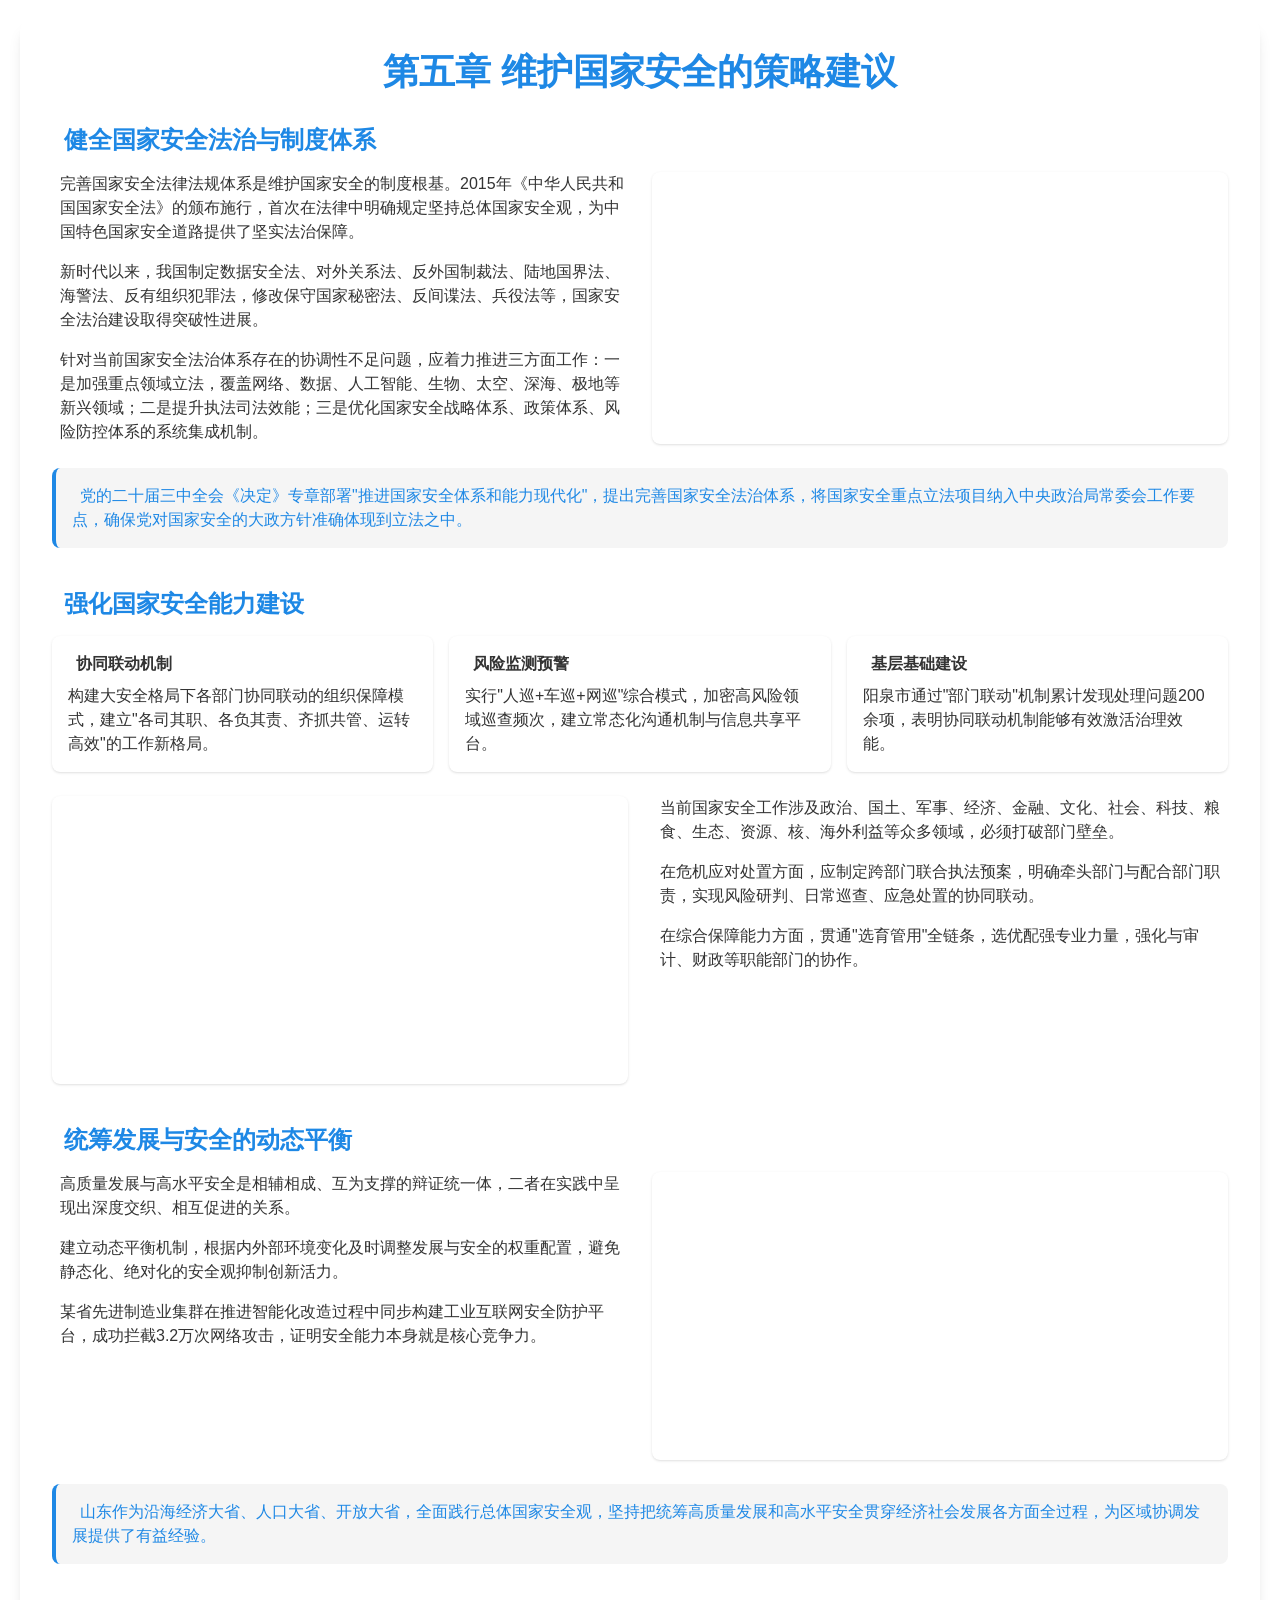
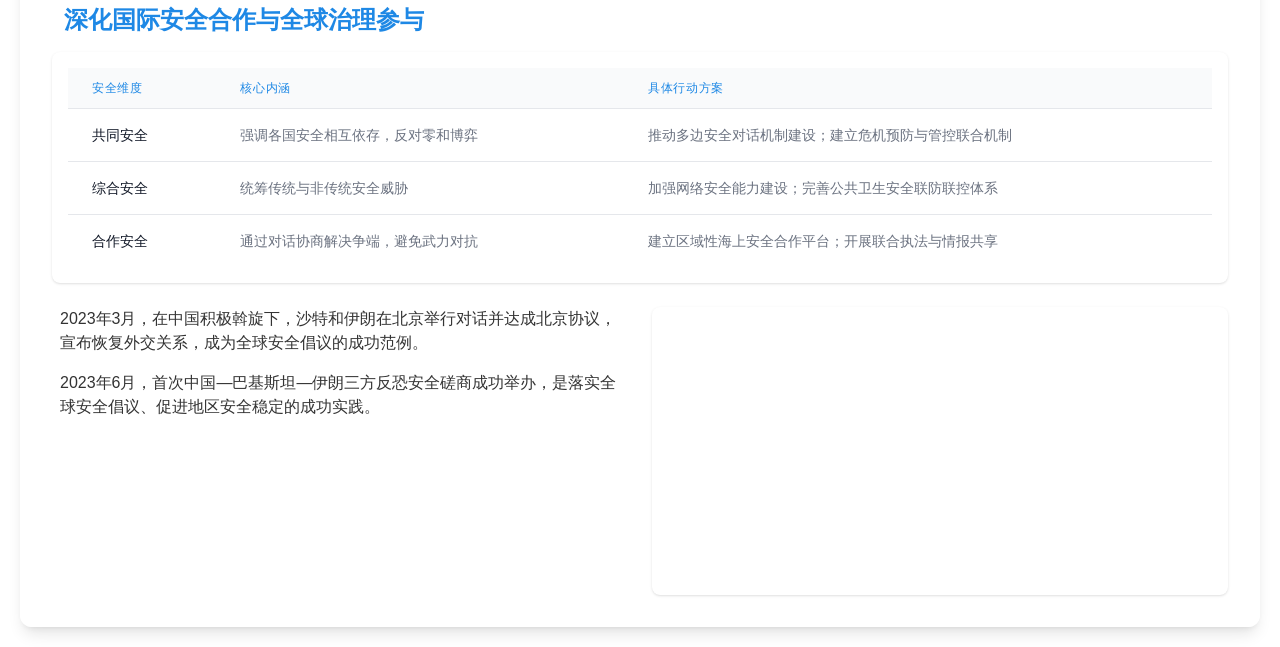
<file: 百度文库_files/saved_resource(7).html>
<!DOCTYPE html>
<!-- saved from url=(0012)about:srcdoc -->
<html lang="zh-CN"><head><meta http-equiv="Content-Type" content="text/html; charset=UTF-8">
    
    <meta name="viewport" content="width=device-width, initial-scale=1.0">
    <title>第五章 维护国家安全的策略建议</title>
    <script src="https://edu-wenku.bdimg.com/v1/genflow2025/report_resource/tailwindcss_3.4.16.js"></script>
    <link rel="stylesheet" href="https://edu-wenku.bdimg.com/v1/genflow2025/report_resource/font-awesome/6.4.0/css/font-awesome_all.min_6.4.0.css">
    <script src="https://edu-wenku.bdimg.com/v1/genflow2025/report_resource/echarts.min_5.4.3.js"></script>
    <style>
        body {
            font-family: 'Segoe UI', 'Microsoft YaHei', sans-serif;
            background: transparent;
            display: flex;
            justify-content: center;
            align-items: flex-start;
            padding: 20px;
            color: #333;
        }
        .reference {
            font-size: 0.7em;
            vertical-align: super;
            color: #1E88E5;
        }
    </style>
<style>*, ::before, ::after{--tw-border-spacing-x:0;--tw-border-spacing-y:0;--tw-translate-x:0;--tw-translate-y:0;--tw-rotate:0;--tw-skew-x:0;--tw-skew-y:0;--tw-scale-x:1;--tw-scale-y:1;--tw-pan-x: ;--tw-pan-y: ;--tw-pinch-zoom: ;--tw-scroll-snap-strictness:proximity;--tw-gradient-from-position: ;--tw-gradient-via-position: ;--tw-gradient-to-position: ;--tw-ordinal: ;--tw-slashed-zero: ;--tw-numeric-figure: ;--tw-numeric-spacing: ;--tw-numeric-fraction: ;--tw-ring-inset: ;--tw-ring-offset-width:0px;--tw-ring-offset-color:#fff;--tw-ring-color:rgb(59 130 246 / 0.5);--tw-ring-offset-shadow:0 0 #0000;--tw-ring-shadow:0 0 #0000;--tw-shadow:0 0 #0000;--tw-shadow-colored:0 0 #0000;--tw-blur: ;--tw-brightness: ;--tw-contrast: ;--tw-grayscale: ;--tw-hue-rotate: ;--tw-invert: ;--tw-saturate: ;--tw-sepia: ;--tw-drop-shadow: ;--tw-backdrop-blur: ;--tw-backdrop-brightness: ;--tw-backdrop-contrast: ;--tw-backdrop-grayscale: ;--tw-backdrop-hue-rotate: ;--tw-backdrop-invert: ;--tw-backdrop-opacity: ;--tw-backdrop-saturate: ;--tw-backdrop-sepia: ;--tw-contain-size: ;--tw-contain-layout: ;--tw-contain-paint: ;--tw-contain-style: }::backdrop{--tw-border-spacing-x:0;--tw-border-spacing-y:0;--tw-translate-x:0;--tw-translate-y:0;--tw-rotate:0;--tw-skew-x:0;--tw-skew-y:0;--tw-scale-x:1;--tw-scale-y:1;--tw-pan-x: ;--tw-pan-y: ;--tw-pinch-zoom: ;--tw-scroll-snap-strictness:proximity;--tw-gradient-from-position: ;--tw-gradient-via-position: ;--tw-gradient-to-position: ;--tw-ordinal: ;--tw-slashed-zero: ;--tw-numeric-figure: ;--tw-numeric-spacing: ;--tw-numeric-fraction: ;--tw-ring-inset: ;--tw-ring-offset-width:0px;--tw-ring-offset-color:#fff;--tw-ring-color:rgb(59 130 246 / 0.5);--tw-ring-offset-shadow:0 0 #0000;--tw-ring-shadow:0 0 #0000;--tw-shadow:0 0 #0000;--tw-shadow-colored:0 0 #0000;--tw-blur: ;--tw-brightness: ;--tw-contrast: ;--tw-grayscale: ;--tw-hue-rotate: ;--tw-invert: ;--tw-saturate: ;--tw-sepia: ;--tw-drop-shadow: ;--tw-backdrop-blur: ;--tw-backdrop-brightness: ;--tw-backdrop-contrast: ;--tw-backdrop-grayscale: ;--tw-backdrop-hue-rotate: ;--tw-backdrop-invert: ;--tw-backdrop-opacity: ;--tw-backdrop-saturate: ;--tw-backdrop-sepia: ;--tw-contain-size: ;--tw-contain-layout: ;--tw-contain-paint: ;--tw-contain-style: }/* ! tailwindcss v3.4.16 | MIT License | https://tailwindcss.com */*,::after,::before{box-sizing:border-box;border-width:0;border-style:solid;border-color:#e5e7eb}::after,::before{--tw-content:''}:host,html{line-height:1.5;-webkit-text-size-adjust:100%;-moz-tab-size:4;tab-size:4;font-family:ui-sans-serif, system-ui, sans-serif, "Apple Color Emoji", "Segoe UI Emoji", "Segoe UI Symbol", "Noto Color Emoji";font-feature-settings:normal;font-variation-settings:normal;-webkit-tap-highlight-color:transparent}body{margin:0;line-height:inherit}hr{height:0;color:inherit;border-top-width:1px}abbr:where([title]){-webkit-text-decoration:underline dotted;text-decoration:underline dotted}h1,h2,h3,h4,h5,h6{font-size:inherit;font-weight:inherit}a{color:inherit;text-decoration:inherit}b,strong{font-weight:bolder}code,kbd,pre,samp{font-family:ui-monospace, SFMono-Regular, Menlo, Monaco, Consolas, "Liberation Mono", "Courier New", monospace;font-feature-settings:normal;font-variation-settings:normal;font-size:1em}small{font-size:80%}sub,sup{font-size:75%;line-height:0;position:relative;vertical-align:baseline}sub{bottom:-.25em}sup{top:-.5em}table{text-indent:0;border-color:inherit;border-collapse:collapse}button,input,optgroup,select,textarea{font-family:inherit;font-feature-settings:inherit;font-variation-settings:inherit;font-size:100%;font-weight:inherit;line-height:inherit;letter-spacing:inherit;color:inherit;margin:0;padding:0}button,select{text-transform:none}button,input:where([type=button]),input:where([type=reset]),input:where([type=submit]){-webkit-appearance:button;background-color:transparent;background-image:none}:-moz-focusring{outline:auto}:-moz-ui-invalid{box-shadow:none}progress{vertical-align:baseline}::-webkit-inner-spin-button,::-webkit-outer-spin-button{height:auto}[type=search]{-webkit-appearance:textfield;outline-offset:-2px}::-webkit-search-decoration{-webkit-appearance:none}::-webkit-file-upload-button{-webkit-appearance:button;font:inherit}summary{display:list-item}blockquote,dd,dl,figure,h1,h2,h3,h4,h5,h6,hr,p,pre{margin:0}fieldset{margin:0;padding:0}legend{padding:0}menu,ol,ul{list-style:none;margin:0;padding:0}dialog{padding:0}textarea{resize:vertical}input::placeholder,textarea::placeholder{opacity:1;color:#9ca3af}[role=button],button{cursor:pointer}:disabled{cursor:default}audio,canvas,embed,iframe,img,object,svg,video{display:block;vertical-align:middle}img,video{max-width:100%;height:auto}[hidden]:where(:not([hidden=until-found])){display:none}.mb-10{margin-bottom:2.5rem}.mb-2{margin-bottom:0.5rem}.mb-4{margin-bottom:1rem}.mb-6{margin-bottom:1.5rem}.mb-8{margin-bottom:2rem}.mr-2{margin-right:0.5rem}.mr-3{margin-right:0.75rem}.mt-1{margin-top:0.25rem}.mt-6{margin-top:1.5rem}.flex{display:flex}.grid{display:grid}.h-64{height:16rem}.w-full{width:100%}.min-w-full{min-width:100%}.max-w-\[1280px\]{max-width:1280px}.grid-cols-1{grid-template-columns:repeat(1, minmax(0, 1fr))}.items-start{align-items:flex-start}.items-center{align-items:center}.gap-4{gap:1rem}.gap-6{gap:1.5rem}.space-y-4 > :not([hidden]) ~ :not([hidden]){--tw-space-y-reverse:0;margin-top:calc(1rem * calc(1 - var(--tw-space-y-reverse)));margin-bottom:calc(1rem * var(--tw-space-y-reverse))}.divide-y > :not([hidden]) ~ :not([hidden]){--tw-divide-y-reverse:0;border-top-width:calc(1px * calc(1 - var(--tw-divide-y-reverse)));border-bottom-width:calc(1px * var(--tw-divide-y-reverse))}.divide-gray-200 > :not([hidden]) ~ :not([hidden]){--tw-divide-opacity:1;border-color:rgb(229 231 235 / var(--tw-divide-opacity, 1))}.overflow-x-auto{overflow-x:auto}.whitespace-nowrap{white-space:nowrap}.rounded-lg{border-radius:0.5rem}.rounded-xl{border-radius:0.75rem}.border-l-4{border-left-width:4px}.border-\[\#1E88E5\]{--tw-border-opacity:1;border-color:rgb(30 136 229 / var(--tw-border-opacity, 1))}.bg-\[\#F5F5F5\]{--tw-bg-opacity:1;background-color:rgb(245 245 245 / var(--tw-bg-opacity, 1))}.bg-gray-50{--tw-bg-opacity:1;background-color:rgb(249 250 251 / var(--tw-bg-opacity, 1))}.bg-white{--tw-bg-opacity:1;background-color:rgb(255 255 255 / var(--tw-bg-opacity, 1))}.bg-opacity-90{--tw-bg-opacity:0.9}.p-2{padding:0.5rem}.p-4{padding:1rem}.p-8{padding:2rem}.px-6{padding-left:1.5rem;padding-right:1.5rem}.py-3{padding-top:0.75rem;padding-bottom:0.75rem}.py-4{padding-top:1rem;padding-bottom:1rem}.text-left{text-align:left}.text-center{text-align:center}.text-2xl{font-size:1.5rem;line-height:2rem}.text-4xl{font-size:2.25rem;line-height:2.5rem}.text-lg{font-size:1.125rem;line-height:1.75rem}.text-sm{font-size:0.875rem;line-height:1.25rem}.text-xs{font-size:0.75rem;line-height:1rem}.font-bold{font-weight:700}.font-medium{font-weight:500}.font-semibold{font-weight:600}.uppercase{text-transform:uppercase}.tracking-wider{letter-spacing:0.05em}.text-\[\#1E48E5\]{--tw-text-opacity:1;color:rgb(30 72 229 / var(--tw-text-opacity, 1))}.text-\[\#1E58E5\]{--tw-text-opacity:1;color:rgb(30 88 229 / var(--tw-text-opacity, 1))}.text-\[\#1E68E5\]{--tw-text-opacity:1;color:rgb(30 104 229 / var(--tw-text-opacity, 1))}.text-\[\#1E78E5\]{--tw-text-opacity:1;color:rgb(30 120 229 / var(--tw-text-opacity, 1))}.text-\[\#1E88E5\]{--tw-text-opacity:1;color:rgb(30 136 229 / var(--tw-text-opacity, 1))}.text-gray-500{--tw-text-opacity:1;color:rgb(107 114 128 / var(--tw-text-opacity, 1))}.text-gray-900{--tw-text-opacity:1;color:rgb(17 24 39 / var(--tw-text-opacity, 1))}.shadow{--tw-shadow:0 1px 3px 0 rgb(0 0 0 / 0.1), 0 1px 2px -1px rgb(0 0 0 / 0.1);--tw-shadow-colored:0 1px 3px 0 var(--tw-shadow-color), 0 1px 2px -1px var(--tw-shadow-color);box-shadow:var(--tw-ring-offset-shadow, 0 0 #0000), var(--tw-ring-shadow, 0 0 #0000), var(--tw-shadow)}.shadow-lg{--tw-shadow:0 10px 15px -3px rgb(0 0 0 / 0.1), 0 4px 6px -4px rgb(0 0 0 / 0.1);--tw-shadow-colored:0 10px 15px -3px var(--tw-shadow-color), 0 4px 6px -4px var(--tw-shadow-color);box-shadow:var(--tw-ring-offset-shadow, 0 0 #0000), var(--tw-ring-shadow, 0 0 #0000), var(--tw-shadow)}@media (min-width: 768px){.md\:grid-cols-2{grid-template-columns:repeat(2, minmax(0, 1fr))}.md\:grid-cols-3{grid-template-columns:repeat(3, minmax(0, 1fr))}}</style></head>
<body>
    <div class="max-w-[1280px] w-full bg-white bg-opacity-90 rounded-xl shadow-lg p-8">
        <!-- 主标题 -->
        <h1 class="text-4xl font-bold text-center text-[#1E88E5] mb-8">第五章 维护国家安全的策略建议</h1>
        
        <!-- 5.1 健全国家安全法治与制度体系 -->
        <div class="mb-10">
            <div class="flex items-center mb-4">
                <i class="fas fa-balance-scale text-2xl text-[#1E88E5] mr-3"></i>
                <h2 class="text-2xl font-semibold text-[#1E88E5]">健全国家安全法治与制度体系</h2>
            </div>
            
            <div class="grid grid-cols-1 md:grid-cols-2 gap-6">
                <!-- 文字内容 -->
                <div class="space-y-4">
                    <div class="flex items-start">
                        <i class="fas fa-gavel text-lg text-[#1E78E5] mt-1 mr-2"></i>
                        <p>完善国家安全法律法规体系是维护国家安全的制度根基。2015年《中华人民共和国国家安全法》的颁布施行，首次在法律中明确规定坚持总体国家安全观，为中国特色国家安全道路提供了坚实法治保障。</p>
                    </div>
                    
                    <div class="flex items-start">
                        <i class="fas fa-file-contract text-lg text-[#1E58E5] mt-1 mr-2"></i>
                        <p>新时代以来，我国制定数据安全法、对外关系法、反外国制裁法、陆地国界法、海警法、反有组织犯罪法，修改保守国家秘密法、反间谍法、兵役法等，国家安全法治建设取得突破性进展。</p>
                    </div>
                    
                    <div class="flex items-start">
                        <i class="fas fa-network-wired text-lg text-[#1E68E5] mt-1 mr-2"></i>
                        <p>针对当前国家安全法治体系存在的协调性不足问题，应着力推进三方面工作：一是加强重点领域立法，覆盖网络、数据、人工智能、生物、太空、深海、极地等新兴领域；二是提升执法司法效能；三是优化国家安全战略体系、政策体系、风险防控体系的系统集成机制。</p>
                    </div>
                </div>
                
                <!-- 图表 -->
                <div class="bg-white p-2 rounded-lg shadow">
                    <div id="legalChart" class="h-64" _echarts_instance_="ec_1780399113765" style="user-select: none; -webkit-tap-highlight-color: rgba(0, 0, 0, 0); position: relative;"><div style="position: relative; width: 557px; height: 256px; padding: 0px; margin: 0px; border-width: 0px; cursor: default;"><canvas data-zr-dom-id="zr_0" width="1114" height="512" style="position: absolute; left: 0px; top: 0px; width: 557px; height: 256px; user-select: none; -webkit-tap-highlight-color: rgba(0, 0, 0, 0); padding: 0px; margin: 0px; border-width: 0px;"></canvas></div><div class="" style="position: absolute; display: block; border-style: solid; white-space: nowrap; z-index: 9999999; box-shadow: rgba(0, 0, 0, 0.2) 1px 2px 10px; transition: opacity 0.2s cubic-bezier(0.23, 1, 0.32, 1), visibility 0.2s cubic-bezier(0.23, 1, 0.32, 1), transform 0.4s cubic-bezier(0.23, 1, 0.32, 1); background-color: rgb(255, 255, 255); border-width: 1px; border-radius: 4px; color: rgb(102, 102, 102); font: 14px / 21px &quot;Microsoft YaHei&quot;; padding: 10px; top: 0px; left: 0px; transform: translate3d(174px, 195px, 0px); border-color: rgb(255, 255, 255); pointer-events: none; visibility: hidden; opacity: 0;"><div style="margin: 0px 0 0;line-height:1;"><div style="margin: 0px 0 0;line-height:1;"><div style="font-size:14px;color:#666;font-weight:400;line-height:1;">数据</div><div style="margin: 10px 0 0;line-height:1;"><div style="margin: 0px 0 0;line-height:1;"><div style="margin: 0px 0 0;line-height:1;"><span style="display:inline-block;margin-right:4px;border-radius:10px;width:10px;height:10px;background-color:#1E88E5;"></span><span style="font-size:14px;color:#666;font-weight:400;margin-left:2px">优先级</span><span style="float:right;margin-left:20px;font-size:14px;color:#666;font-weight:900">80</span><div style="clear:both"></div></div><div style="clear:both"></div></div><div style="clear:both"></div></div><div style="clear:both"></div></div><div style="clear:both"></div></div></div></div>
                </div>
            </div>
            
            <div class="mt-6 bg-[#F5F5F5] p-4 rounded-lg border-l-4 border-[#1E88E5]">
                <p class="text-[#1E88E5] font-medium"><i class="fas fa-lightbulb mr-2"></i>党的二十届三中全会《决定》专章部署"推进国家安全体系和能力现代化"，提出完善国家安全法治体系，将国家安全重点立法项目纳入中央政治局常委会工作要点，确保党对国家安全的大政方针准确体现到立法之中。</p>
            </div>
        </div>
        
        <!-- 5.2 强化国家安全能力建设 -->
        <div class="mb-10">
            <div class="flex items-center mb-4">
                <i class="fas fa-shield-alt text-2xl text-[#1E88E5] mr-3"></i>
                <h2 class="text-2xl font-semibold text-[#1E88E5]">强化国家安全能力建设</h2>
            </div>
            
            <div class="grid grid-cols-1 md:grid-cols-3 gap-4 mb-6">
                <!-- 协同联动 -->
                <div class="bg-white p-4 rounded-lg shadow">
                    <div class="flex items-center mb-2">
                        <i class="fas fa-users-cog text-lg text-[#1E68E5] mr-2"></i>
                        <h3 class="font-semibold">协同联动机制</h3>
                    </div>
                    <p>构建大安全格局下各部门协同联动的组织保障模式，建立"各司其职、各负其责、齐抓共管、运转高效"的工作新格局。</p>
                </div>
                
                <!-- 风险监测 -->
                <div class="bg-white p-4 rounded-lg shadow">
                    <div class="flex items-center mb-2">
                        <i class="fas fa-bell text-lg text-[#1E78E5] mr-2"></i>
                        <h3 class="font-semibold">风险监测预警</h3>
                    </div>
                    <p>实行"人巡+车巡+网巡"综合模式，加密高风险领域巡查频次，建立常态化沟通机制与信息共享平台。</p>
                </div>
                
                <!-- 基层基础 -->
                <div class="bg-white p-4 rounded-lg shadow">
                    <div class="flex items-center mb-2">
                        <i class="fas fa-layer-group text-lg text-[#1E48E5] mr-2"></i>
                        <h3 class="font-semibold">基层基础建设</h3>
                    </div>
                    <p>阳泉市通过"部门联动"机制累计发现处理问题200余项，表明协同联动机制能够有效激活治理效能。</p>
                </div>
            </div>
            
            <div class="grid grid-cols-1 md:grid-cols-2 gap-6">
                <div class="bg-white p-4 rounded-lg shadow">
                    <div id="abilityChart" class="h-64" _echarts_instance_="ec_1780399113766" style="user-select: none; -webkit-tap-highlight-color: rgba(0, 0, 0, 0); position: relative;"><div style="position: relative; width: 541px; height: 256px; padding: 0px; margin: 0px; border-width: 0px; cursor: pointer;"><canvas data-zr-dom-id="zr_0" width="1082" height="512" style="position: absolute; left: 0px; top: 0px; width: 541px; height: 256px; user-select: none; -webkit-tap-highlight-color: rgba(0, 0, 0, 0); padding: 0px; margin: 0px; border-width: 0px;"></canvas></div><div class="" style="position: absolute; display: block; border-style: solid; white-space: nowrap; z-index: 9999999; box-shadow: rgba(0, 0, 0, 0.2) 1px 2px 10px; transition: opacity 0.2s cubic-bezier(0.23, 1, 0.32, 1), visibility 0.2s cubic-bezier(0.23, 1, 0.32, 1), transform 0.4s cubic-bezier(0.23, 1, 0.32, 1); background-color: rgb(255, 255, 255); border-width: 1px; border-radius: 4px; color: rgb(102, 102, 102); font: 14px / 21px &quot;Microsoft YaHei&quot;; padding: 10px; top: 0px; left: 0px; transform: translate3d(325px, 147px, 0px); border-color: rgb(30, 104, 229); pointer-events: none; visibility: hidden; opacity: 0;"><div style="margin: 0px 0 0;line-height:1;"><div style="font-size:14px;color:#666;font-weight:400;line-height:1;">能力要素</div><div style="margin: 10px 0 0;line-height:1;"><div style="margin: 0px 0 0;line-height:1;"><span style="display:inline-block;margin-right:4px;border-radius:10px;width:10px;height:10px;background-color:#1E68E5;"></span><span style="font-size:14px;color:#666;font-weight:400;margin-left:2px">危机应对</span><span style="float:right;margin-left:20px;font-size:14px;color:#666;font-weight:900">25</span><div style="clear:both"></div></div><div style="clear:both"></div></div><div style="clear:both"></div></div></div></div>
                </div>
                
                <div class="space-y-4">
                    <div class="flex items-start">
                        <i class="fas fa-sitemap text-lg text-[#1E88E5] mt-1 mr-2"></i>
                        <p>当前国家安全工作涉及政治、国土、军事、经济、金融、文化、社会、科技、粮食、生态、资源、核、海外利益等众多领域，必须打破部门壁垒。</p>
                    </div>
                    
                    <div class="flex items-start">
                        <i class="fas fa-tasks text-lg text-[#1E88E5] mt-1 mr-2"></i>
                        <p>在危机应对处置方面，应制定跨部门联合执法预案，明确牵头部门与配合部门职责，实现风险研判、日常巡查、应急处置的协同联动。</p>
                    </div>
                    
                    <div class="flex items-start">
                        <i class="fas fa-user-tie text-lg text-[#1E88E5] mt-1 mr-2"></i>
                        <p>在综合保障能力方面，贯通"选育管用"全链条，选优配强专业力量，强化与审计、财政等职能部门的协作。</p>
                    </div>
                </div>
            </div>
        </div>
        
        <!-- 5.3 统筹发展与安全的动态平衡 -->
        <div class="mb-10">
            <div class="flex items-center mb-4">
                <i class="fas fa-chess-board text-2xl text-[#1E88E5] mr-3"></i>
                <h2 class="text-2xl font-semibold text-[#1E88E5]">统筹发展与安全的动态平衡</h2>
            </div>
            
            <div class="grid grid-cols-1 md:grid-cols-2 gap-6">
                <div class="space-y-4">
                    <div class="flex items-start">
                        <i class="fas fa-lightbulb text-lg text-[#1E78E5] mt-1 mr-2"></i>
                        <p>高质量发展与高水平安全是相辅相成、互为支撑的辩证统一体，二者在实践中呈现出深度交织、相互促进的关系。</p>
                    </div>
                    
                    <div class="flex items-start">
                        <i class="fas fa-sliders-h text-lg text-[#1E58E5] mt-1 mr-2"></i>
                        <p>建立动态平衡机制，根据内外部环境变化及时调整发展与安全的权重配置，避免静态化、绝对化的安全观抑制创新活力。</p>
                    </div>
                    
                    <div class="flex items-start">
                        <i class="fas fa-shield-virus text-lg text-[#1E68E5] mt-1 mr-2"></i>
                        <p>某省先进制造业集群在推进智能化改造过程中同步构建工业互联网安全防护平台，成功拦截3.2万次网络攻击，证明安全能力本身就是核心竞争力。</p>
                    </div>
                </div>
                
                <div class="bg-white p-4 rounded-lg shadow">
                    <div id="balanceChart" class="h-64" _echarts_instance_="ec_1780399113767" style="user-select: none; -webkit-tap-highlight-color: rgba(0, 0, 0, 0); position: relative;"><div style="position: relative; width: 541px; height: 256px; padding: 0px; margin: 0px; border-width: 0px; cursor: pointer;"><canvas data-zr-dom-id="zr_0" width="1082" height="512" style="position: absolute; left: 0px; top: 0px; width: 541px; height: 256px; user-select: none; -webkit-tap-highlight-color: rgba(0, 0, 0, 0); padding: 0px; margin: 0px; border-width: 0px;"></canvas></div><div class="" style="position: absolute; display: block; border-style: solid; white-space: nowrap; z-index: 9999999; box-shadow: rgba(0, 0, 0, 0.2) 1px 2px 10px; transition: opacity 0.2s cubic-bezier(0.23, 1, 0.32, 1), visibility 0.2s cubic-bezier(0.23, 1, 0.32, 1), transform 0.4s cubic-bezier(0.23, 1, 0.32, 1); background-color: rgb(255, 255, 255); border-width: 1px; border-radius: 4px; color: rgb(102, 102, 102); font: 14px / 21px &quot;Microsoft YaHei&quot;; padding: 10px; top: 0px; left: 0px; transform: translate3d(135px, 63px, 0px); border-color: rgb(255, 255, 255); pointer-events: none; visibility: hidden; opacity: 0;"><div style="margin: 0px 0 0;line-height:1;"><div style="margin: 0px 0 0;line-height:1;"><div style="font-size:14px;color:#666;font-weight:400;line-height:1;">科技</div><div style="margin: 10px 0 0;line-height:1;"><div style="margin: 0px 0 0;line-height:1;"><div style="margin: 0px 0 0;line-height:1;"><span style="display:inline-block;margin-right:4px;border-radius:10px;width:10px;height:10px;background-color:#5470c6;"></span><span style="font-size:14px;color:#666;font-weight:400;margin-left:2px">发展水平</span><span style="float:right;margin-left:20px;font-size:14px;color:#666;font-weight:900">90</span><div style="clear:both"></div></div><div style="clear:both"></div></div><div style="margin: 10px 0 0;line-height:1;"><div style="margin: 0px 0 0;line-height:1;"><span style="display:inline-block;margin-right:4px;border-radius:10px;width:10px;height:10px;background-color:#91cc75;"></span><span style="font-size:14px;color:#666;font-weight:400;margin-left:2px">安全水平</span><span style="float:right;margin-left:20px;font-size:14px;color:#666;font-weight:900">85</span><div style="clear:both"></div></div><div style="clear:both"></div></div><div style="clear:both"></div></div><div style="clear:both"></div></div><div style="clear:both"></div></div></div></div>
                </div>
            </div>
            
            <div class="mt-6 bg-[#F5F5F5] p-4 rounded-lg border-l-4 border-[#1E88E5]">
                <p class="text-[#1E88E5] font-medium"><i class="fas fa-map-marked-alt mr-2"></i>山东作为沿海经济大省、人口大省、开放大省，全面践行总体国家安全观，坚持把统筹高质量发展和高水平安全贯穿经济社会发展各方面全过程，为区域协调发展提供了有益经验。</p>
            </div>
        </div>
        
        <!-- 5.4 深化国际安全合作与全球治理参与 -->
        <div>
            <div class="flex items-center mb-4">
                <i class="fas fa-globe-americas text-2xl text-[#1E88E5] mr-3"></i>
                <h2 class="text-2xl font-semibold text-[#1E88E5]">深化国际安全合作与全球治理参与</h2>
            </div>
            
            <div class="grid grid-cols-1 gap-6 mb-6">
                <div class="bg-white p-4 rounded-lg shadow overflow-x-auto">
                    <table class="min-w-full divide-y divide-gray-200">
                        <thead class="bg-gray-50">
                            <tr>
                                <th scope="col" class="px-6 py-3 text-left text-xs font-medium text-[#1E88E5] uppercase tracking-wider">安全维度</th>
                                <th scope="col" class="px-6 py-3 text-left text-xs font-medium text-[#1E88E5] uppercase tracking-wider">核心内涵</th>
                                <th scope="col" class="px-6 py-3 text-left text-xs font-medium text-[#1E88E5] uppercase tracking-wider">具体行动方案</th>
                            </tr>
                        </thead>
                        <tbody class="bg-white divide-y divide-gray-200">
                            <tr>
                                <td class="px-6 py-4 whitespace-nowrap text-sm font-medium text-gray-900">共同安全</td>
                                <td class="px-6 py-4 whitespace-nowrap text-sm text-gray-500">强调各国安全相互依存，反对零和博弈</td>
                                <td class="px-6 py-4 whitespace-nowrap text-sm text-gray-500">推动多边安全对话机制建设；建立危机预防与管控联合机制</td>
                            </tr>
                            <tr>
                                <td class="px-6 py-4 whitespace-nowrap text-sm font-medium text-gray-900">综合安全</td>
                                <td class="px-6 py-4 whitespace-nowrap text-sm text-gray-500">统筹传统与非传统安全威胁</td>
                                <td class="px-6 py-4 whitespace-nowrap text-sm text-gray-500">加强网络安全能力建设；完善公共卫生安全联防联控体系</td>
                            </tr>
                            <tr>
                                <td class="px-6 py-4 whitespace-nowrap text-sm font-medium text-gray-900">合作安全</td>
                                <td class="px-6 py-4 whitespace-nowrap text-sm text-gray-500">通过对话协商解决争端，避免武力对抗</td>
                                <td class="px-6 py-4 whitespace-nowrap text-sm text-gray-500">建立区域性海上安全合作平台；开展联合执法与情报共享</td>
                            </tr>
                        </tbody>
                    </table>
                </div>
            </div>
            
            <div class="grid grid-cols-1 md:grid-cols-2 gap-6">
                <div class="space-y-4">
                    <div class="flex items-start">
                        <i class="fas fa-handshake text-lg text-[#1E88E5] mt-1 mr-2"></i>
                        <p>2023年3月，在中国积极斡旋下，沙特和伊朗在北京举行对话并达成北京协议，宣布恢复外交关系，成为全球安全倡议的成功范例。</p>
                    </div>
                    
                    <div class="flex items-start">
                        <i class="fas fa-users text-lg text-[#1E88E5] mt-1 mr-2"></i>
                        <p>2023年6月，首次中国—巴基斯坦—伊朗三方反恐安全磋商成功举办，是落实全球安全倡议、促进地区安全稳定的成功实践。</p>
                    </div>
                </div>
                
                <div class="bg-white p-4 rounded-lg shadow">
                    <div id="globalChart" class="h-64" _echarts_instance_="ec_1780399113768" style="user-select: none; -webkit-tap-highlight-color: rgba(0, 0, 0, 0);"><div style="position: relative; width: 541px; height: 256px; padding: 0px; margin: 0px; border-width: 0px;"><canvas data-zr-dom-id="zr_0" width="1082" height="512" style="position: absolute; left: 0px; top: 0px; width: 541px; height: 256px; user-select: none; -webkit-tap-highlight-color: rgba(0, 0, 0, 0); padding: 0px; margin: 0px; border-width: 0px;"></canvas></div></div>
                </div>
            </div>
        </div>
    </div>

    <script>
        // 法治体系图表
        const legalChart = echarts.init(document.getElementById('legalChart'));
        legalChart.setOption({
            title: {
                text: '国家安全法治建设重点领域',
                left: 'center',
                top: 0,
                textStyle: {
                    fontSize: 16,
                    fontWeight: 'bold'
                }
            },
            tooltip: {
                trigger: 'axis',
                axisPointer: {
                    type: 'shadow'
                }
            },
            grid: {
                left: '3%',
                right: '4%',
                bottom: '15%',
                top: '30%',
                containLabel: true
            },
            xAxis: {
                type: 'category',
                data: ['网络', '数据', '人工智能', '生物', '太空', '深海'],
                axisLine: {
                    lineStyle: {
                        color: '#ccc'
                    }
                }
            },
            yAxis: {
                type: 'value',
                name: '立法优先级',
                axisLine: {
                    show: true,
                    lineStyle: {
                        color: '#ccc'
                    }
                },
                splitLine: {
                    lineStyle: {
                        color: '#f0f0f0'
                    }
                }
            },
            series: [{
                name: '优先级',
                type: 'bar',
                barWidth: '40%',
                data: [85, 80, 75, 70, 65, 60],
                itemStyle: {
                    color: new echarts.graphic.LinearGradient(0, 0, 0, 1, [
                        {offset: 0, color: '#1E88E5'},
                        {offset: 1, color: '#1E48E5'}
                    ])
                },
                label: {
                    show: true,
                    position: 'top',
                    color: '#1E88E5'
                }
            }]
        });

        // 能力建设图表
        const abilityChart = echarts.init(document.getElementById('abilityChart'));
        abilityChart.setOption({
            title: {
                text: '国家安全能力建设要素',
                left: 'center',
                top: 0,
                textStyle: {
                    fontSize: 16,
                    fontWeight: 'bold'
                }
            },
            tooltip: {
                trigger: 'item'
            },
            legend: {
                orient: 'vertical',
                right: 0,
                top: '10%',
                data: ['风险监测', '危机应对', '综合保障', '基层基础']
            },
            series: [
                {
                    name: '能力要素',
                    type: 'pie',
                    radius: ['40%', '70%'],
                    center: ['40%', '50%'],
                    avoidLabelOverlap: false,
                    itemStyle: {
                        borderRadius: 10,
                        borderColor: '#fff',
                        borderWidth: 2
                    },
                    label: {
                        show: true,
                        formatter: '{b}: {c}%'
                    },
                    emphasis: {
                        label: {
                            show: true,
                            fontSize: '18',
                            fontWeight: 'bold'
                        }
                    },
                    labelLine: {
                        show: true
                    },
                    data: [
                        {value: 30, name: '风险监测', itemStyle: {color: '#1E88E5'}},
                        {value: 25, name: '危机应对', itemStyle: {color: '#1E68E5'}},
                        {value: 25, name: '综合保障', itemStyle: {color: '#1E48E5'}},
                        {value: 20, name: '基层基础', itemStyle: {color: '#1E78E5'}}
                    ]
                }
            ]
        });

        // 发展安全平衡图表
        const balanceChart = echarts.init(document.getElementById('balanceChart'));
        balanceChart.setOption({
            title: {
                text: '发展与安全平衡关系',
                left: 'center',
                top: 0,
                textStyle: {
                    fontSize: 16,
                    fontWeight: 'bold'
                }
            },
            tooltip: {
                trigger: 'axis',
                axisPointer: {
                    type: 'cross',
                    label: {
                        backgroundColor: '#6a7985'
                    }
                }
            },
            grid: {
                left: '3%',
                right: '4%',
                bottom: '15%',
                top: '30%',
                containLabel: true
            },
            xAxis: [
                {
                    type: 'category',
                    boundaryGap: false,
                    data: ['经济', '科技', '生态', '资源', '民生']
                }
            ],
            yAxis: [
                {
                    type: 'value',
                    name: '发展水平',
                    axisLine: {
                        show: true,
                        lineStyle: {
                            color: '#1E88E5'
                        }
                    }
                },
                {
                    type: 'value',
                    name: '安全水平',
                    axisLine: {
                        show: true,
                        lineStyle: {
                            color: '#1E48E5'
                        }
                    }
                }
            ],
            series: [
                {
                    name: '发展水平',
                    type: 'line',
                    smooth: true,
                    lineStyle: {
                        width: 3,
                        color: '#1E88E5'
                    },
                    areaStyle: {
                        color: new echarts.graphic.LinearGradient(0, 0, 0, 1, [
                            {
                                offset: 0,
                                color: 'rgba(30, 136, 229, 0.3)'
                            },
                            {
                                offset: 1,
                                color: 'rgba(30, 136, 229, 0.1)'
                            }
                        ])
                    },
                    emphasis: {
                        focus: 'series'
                    },
                    data: [80, 90, 85, 70, 95]
                },
                {
                    name: '安全水平',
                    type: 'line',
                    yAxisIndex: 1,
                    smooth: true,
                    lineStyle: {
                        width: 3,
                        color: '#1E48E5'
                    },
                    areaStyle: {
                        color: new echarts.graphic.LinearGradient(0, 0, 0, 1, [
                            {
                                offset: 0,
                                color: 'rgba(30, 72, 229, 0.3)'
                            },
                            {
                                offset: 1,
                                color: 'rgba(30, 72, 229, 0.1)'
                            }
                        ])
                    },
                    emphasis: {
                        focus: 'series'
                    },
                    data: [75, 85, 80, 90, 80]
                }
            ]
        });

        // 国际合作图表
        const globalChart = echarts.init(document.getElementById('globalChart'));
        globalChart.setOption({
            title: {
                text: '国际安全合作重点领域',
                left: 'center',
                top: 0,
                textStyle: {
                    fontSize: 16,
                    fontWeight: 'bold'
                }
            },
            radar: {
                indicator: [
                    { name: '反恐合作', max: 100 },
                    { name: '网络安全', max: 100 },
                    { name: '公共卫生', max: 100 },
                    { name: '气候变化', max: 100 },
                    { name: '极地治理', max: 100 },
                    { name: '外层空间', max: 100 }
                ],
                radius: '65%',
                axisName: {
                    color: '#333'
                },
                splitArea: {
                    areaStyle: {
                        color: ['rgba(30, 136, 229, 0.1)']
                    }
                }
            },
            series: [{
                name: '合作程度',
                type: 'radar',
                data: [
                    {
                        value: [90, 85, 80, 75, 70, 65],
                        name: '合作现状',
                        areaStyle: {
                            color: 'rgba(30, 136, 229, 0.3)'
                        },
                        lineStyle: {
                            width: 2,
                            color: '#1E88E5'
                        }
                    }
                ]
            }]
        });

        // 响应窗口大小变化
        window.addEventListener('resize', function() {
            legalChart.resize();
            abilityChart.resize();
            balanceChart.resize();
            globalChart.resize();
        });
    </script>

</body></html>
</file>
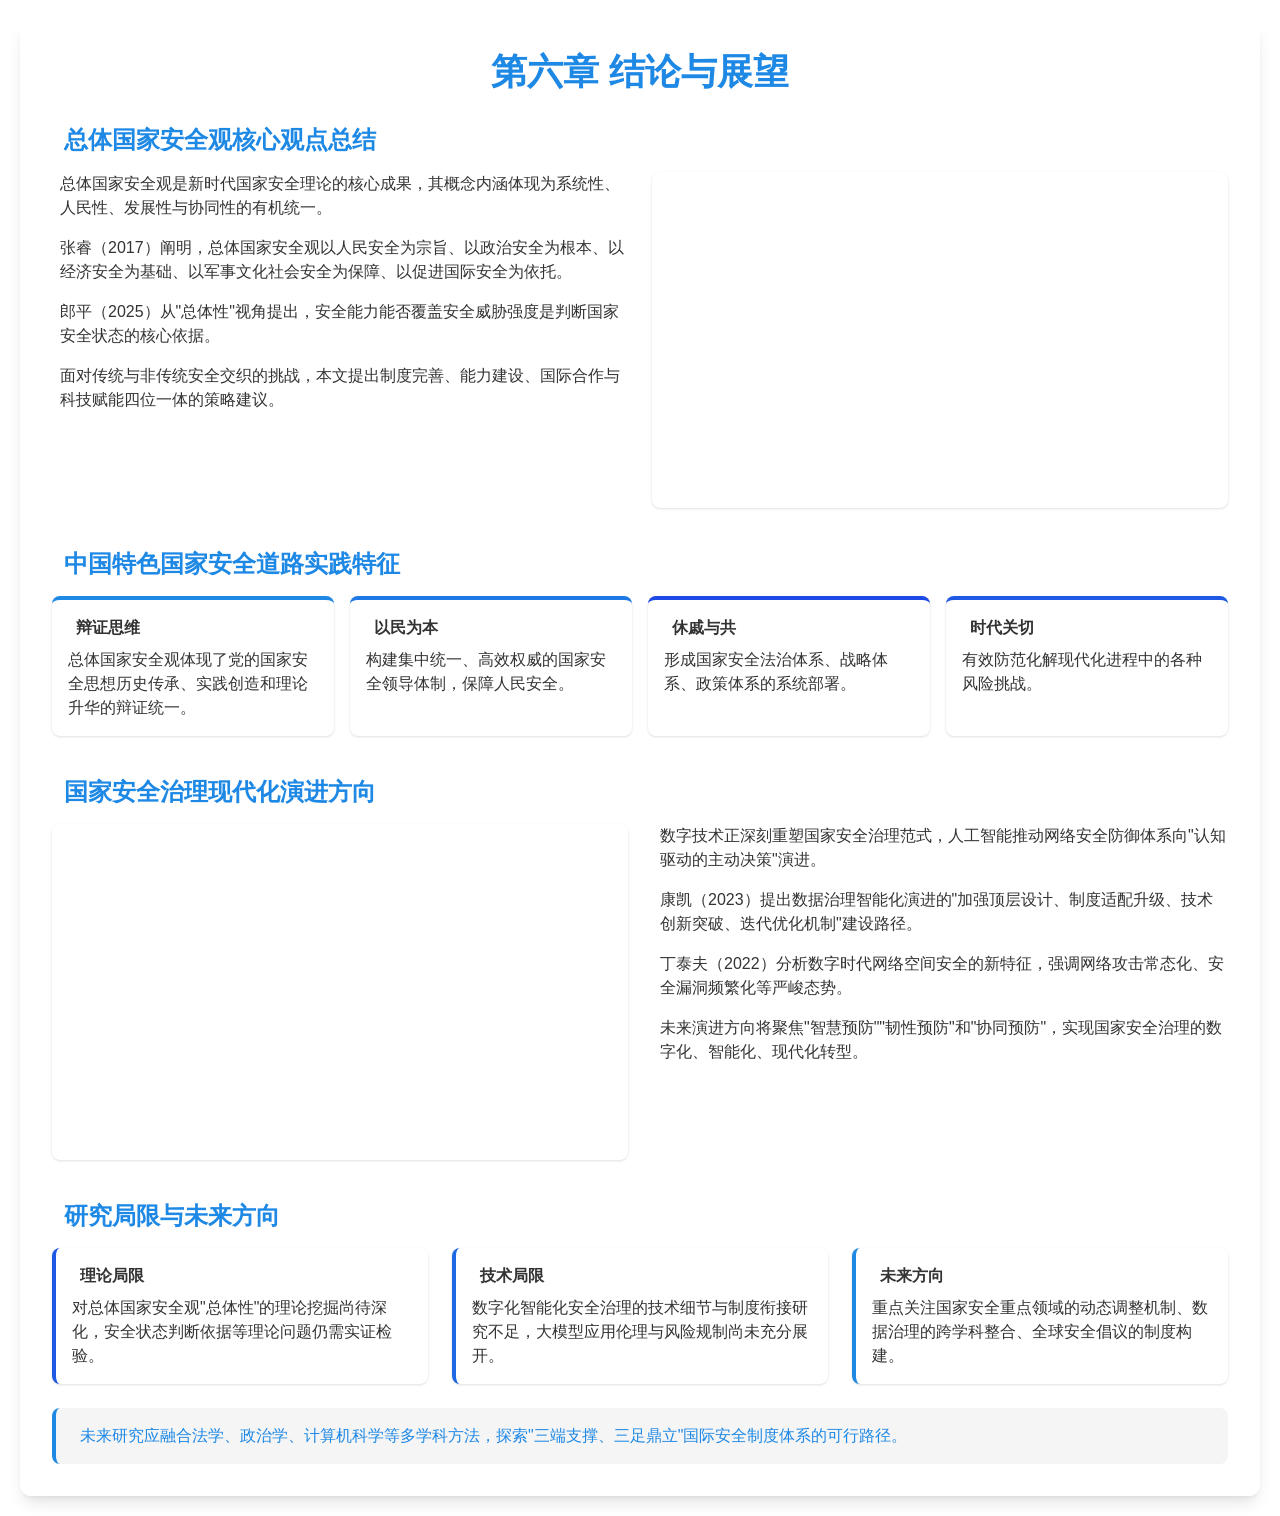
<file: 百度文库_files/saved_resource(8).html>
<!DOCTYPE html>
<!-- saved from url=(0012)about:srcdoc -->
<html lang="zh-CN"><head><meta http-equiv="Content-Type" content="text/html; charset=UTF-8">
    
    <meta name="viewport" content="width=device-width, initial-scale=1.0">
    <title>第六章 结论与展望</title>
    <script src="https://edu-wenku.bdimg.com/v1/genflow2025/report_resource/tailwindcss_3.4.16.js"></script>
    <link rel="stylesheet" href="https://edu-wenku.bdimg.com/v1/genflow2025/report_resource/font-awesome/6.4.0/css/font-awesome_all.min_6.4.0.css">
    <script src="https://edu-wenku.bdimg.com/v1/genflow2025/report_resource/echarts.min_5.4.3.js"></script>
    <style>
        body {
            font-family: 'Segoe UI', 'Microsoft YaHei', sans-serif;
            background: transparent;
            display: flex;
            justify-content: center;
            align-items: flex-start;
            padding: 20px;
            color: #333;
        }
        .reference {
            color: #1E88E5;
            font-size: 0.8em;
            vertical-align: super;
        }
    </style>
<style>*, ::before, ::after{--tw-border-spacing-x:0;--tw-border-spacing-y:0;--tw-translate-x:0;--tw-translate-y:0;--tw-rotate:0;--tw-skew-x:0;--tw-skew-y:0;--tw-scale-x:1;--tw-scale-y:1;--tw-pan-x: ;--tw-pan-y: ;--tw-pinch-zoom: ;--tw-scroll-snap-strictness:proximity;--tw-gradient-from-position: ;--tw-gradient-via-position: ;--tw-gradient-to-position: ;--tw-ordinal: ;--tw-slashed-zero: ;--tw-numeric-figure: ;--tw-numeric-spacing: ;--tw-numeric-fraction: ;--tw-ring-inset: ;--tw-ring-offset-width:0px;--tw-ring-offset-color:#fff;--tw-ring-color:rgb(59 130 246 / 0.5);--tw-ring-offset-shadow:0 0 #0000;--tw-ring-shadow:0 0 #0000;--tw-shadow:0 0 #0000;--tw-shadow-colored:0 0 #0000;--tw-blur: ;--tw-brightness: ;--tw-contrast: ;--tw-grayscale: ;--tw-hue-rotate: ;--tw-invert: ;--tw-saturate: ;--tw-sepia: ;--tw-drop-shadow: ;--tw-backdrop-blur: ;--tw-backdrop-brightness: ;--tw-backdrop-contrast: ;--tw-backdrop-grayscale: ;--tw-backdrop-hue-rotate: ;--tw-backdrop-invert: ;--tw-backdrop-opacity: ;--tw-backdrop-saturate: ;--tw-backdrop-sepia: ;--tw-contain-size: ;--tw-contain-layout: ;--tw-contain-paint: ;--tw-contain-style: }::backdrop{--tw-border-spacing-x:0;--tw-border-spacing-y:0;--tw-translate-x:0;--tw-translate-y:0;--tw-rotate:0;--tw-skew-x:0;--tw-skew-y:0;--tw-scale-x:1;--tw-scale-y:1;--tw-pan-x: ;--tw-pan-y: ;--tw-pinch-zoom: ;--tw-scroll-snap-strictness:proximity;--tw-gradient-from-position: ;--tw-gradient-via-position: ;--tw-gradient-to-position: ;--tw-ordinal: ;--tw-slashed-zero: ;--tw-numeric-figure: ;--tw-numeric-spacing: ;--tw-numeric-fraction: ;--tw-ring-inset: ;--tw-ring-offset-width:0px;--tw-ring-offset-color:#fff;--tw-ring-color:rgb(59 130 246 / 0.5);--tw-ring-offset-shadow:0 0 #0000;--tw-ring-shadow:0 0 #0000;--tw-shadow:0 0 #0000;--tw-shadow-colored:0 0 #0000;--tw-blur: ;--tw-brightness: ;--tw-contrast: ;--tw-grayscale: ;--tw-hue-rotate: ;--tw-invert: ;--tw-saturate: ;--tw-sepia: ;--tw-drop-shadow: ;--tw-backdrop-blur: ;--tw-backdrop-brightness: ;--tw-backdrop-contrast: ;--tw-backdrop-grayscale: ;--tw-backdrop-hue-rotate: ;--tw-backdrop-invert: ;--tw-backdrop-opacity: ;--tw-backdrop-saturate: ;--tw-backdrop-sepia: ;--tw-contain-size: ;--tw-contain-layout: ;--tw-contain-paint: ;--tw-contain-style: }/* ! tailwindcss v3.4.16 | MIT License | https://tailwindcss.com */*,::after,::before{box-sizing:border-box;border-width:0;border-style:solid;border-color:#e5e7eb}::after,::before{--tw-content:''}:host,html{line-height:1.5;-webkit-text-size-adjust:100%;-moz-tab-size:4;tab-size:4;font-family:ui-sans-serif, system-ui, sans-serif, "Apple Color Emoji", "Segoe UI Emoji", "Segoe UI Symbol", "Noto Color Emoji";font-feature-settings:normal;font-variation-settings:normal;-webkit-tap-highlight-color:transparent}body{margin:0;line-height:inherit}hr{height:0;color:inherit;border-top-width:1px}abbr:where([title]){-webkit-text-decoration:underline dotted;text-decoration:underline dotted}h1,h2,h3,h4,h5,h6{font-size:inherit;font-weight:inherit}a{color:inherit;text-decoration:inherit}b,strong{font-weight:bolder}code,kbd,pre,samp{font-family:ui-monospace, SFMono-Regular, Menlo, Monaco, Consolas, "Liberation Mono", "Courier New", monospace;font-feature-settings:normal;font-variation-settings:normal;font-size:1em}small{font-size:80%}sub,sup{font-size:75%;line-height:0;position:relative;vertical-align:baseline}sub{bottom:-.25em}sup{top:-.5em}table{text-indent:0;border-color:inherit;border-collapse:collapse}button,input,optgroup,select,textarea{font-family:inherit;font-feature-settings:inherit;font-variation-settings:inherit;font-size:100%;font-weight:inherit;line-height:inherit;letter-spacing:inherit;color:inherit;margin:0;padding:0}button,select{text-transform:none}button,input:where([type=button]),input:where([type=reset]),input:where([type=submit]){-webkit-appearance:button;background-color:transparent;background-image:none}:-moz-focusring{outline:auto}:-moz-ui-invalid{box-shadow:none}progress{vertical-align:baseline}::-webkit-inner-spin-button,::-webkit-outer-spin-button{height:auto}[type=search]{-webkit-appearance:textfield;outline-offset:-2px}::-webkit-search-decoration{-webkit-appearance:none}::-webkit-file-upload-button{-webkit-appearance:button;font:inherit}summary{display:list-item}blockquote,dd,dl,figure,h1,h2,h3,h4,h5,h6,hr,p,pre{margin:0}fieldset{margin:0;padding:0}legend{padding:0}menu,ol,ul{list-style:none;margin:0;padding:0}dialog{padding:0}textarea{resize:vertical}input::placeholder,textarea::placeholder{opacity:1;color:#9ca3af}[role=button],button{cursor:pointer}:disabled{cursor:default}audio,canvas,embed,iframe,img,object,svg,video{display:block;vertical-align:middle}img,video{max-width:100%;height:auto}[hidden]:where(:not([hidden=until-found])){display:none}.mb-10{margin-bottom:2.5rem}.mb-2{margin-bottom:0.5rem}.mb-4{margin-bottom:1rem}.mb-6{margin-bottom:1.5rem}.mb-8{margin-bottom:2rem}.mr-2{margin-right:0.5rem}.mr-3{margin-right:0.75rem}.mt-1{margin-top:0.25rem}.mt-6{margin-top:1.5rem}.flex{display:flex}.grid{display:grid}.h-80{height:20rem}.w-full{width:100%}.max-w-\[1280px\]{max-width:1280px}.grid-cols-1{grid-template-columns:repeat(1, minmax(0, 1fr))}.items-start{align-items:flex-start}.items-center{align-items:center}.gap-4{gap:1rem}.gap-6{gap:1.5rem}.space-y-4 > :not([hidden]) ~ :not([hidden]){--tw-space-y-reverse:0;margin-top:calc(1rem * calc(1 - var(--tw-space-y-reverse)));margin-bottom:calc(1rem * var(--tw-space-y-reverse))}.rounded-lg{border-radius:0.5rem}.rounded-xl{border-radius:0.75rem}.border-l-4{border-left-width:4px}.border-t-4{border-top-width:4px}.border-\[\#1E48E5\]{--tw-border-opacity:1;border-color:rgb(30 72 229 / var(--tw-border-opacity, 1))}.border-\[\#1E58E5\]{--tw-border-opacity:1;border-color:rgb(30 88 229 / var(--tw-border-opacity, 1))}.border-\[\#1E68E5\]{--tw-border-opacity:1;border-color:rgb(30 104 229 / var(--tw-border-opacity, 1))}.border-\[\#1E78E5\]{--tw-border-opacity:1;border-color:rgb(30 120 229 / var(--tw-border-opacity, 1))}.border-\[\#1E88E5\]{--tw-border-opacity:1;border-color:rgb(30 136 229 / var(--tw-border-opacity, 1))}.bg-\[\#F5F5F5\]{--tw-bg-opacity:1;background-color:rgb(245 245 245 / var(--tw-bg-opacity, 1))}.bg-white{--tw-bg-opacity:1;background-color:rgb(255 255 255 / var(--tw-bg-opacity, 1))}.bg-opacity-90{--tw-bg-opacity:0.9}.p-2{padding:0.5rem}.p-4{padding:1rem}.p-8{padding:2rem}.text-center{text-align:center}.text-2xl{font-size:1.5rem;line-height:2rem}.text-4xl{font-size:2.25rem;line-height:2.5rem}.text-lg{font-size:1.125rem;line-height:1.75rem}.font-bold{font-weight:700}.font-medium{font-weight:500}.font-semibold{font-weight:600}.text-\[\#1E48E5\]{--tw-text-opacity:1;color:rgb(30 72 229 / var(--tw-text-opacity, 1))}.text-\[\#1E58E5\]{--tw-text-opacity:1;color:rgb(30 88 229 / var(--tw-text-opacity, 1))}.text-\[\#1E68E5\]{--tw-text-opacity:1;color:rgb(30 104 229 / var(--tw-text-opacity, 1))}.text-\[\#1E78E5\]{--tw-text-opacity:1;color:rgb(30 120 229 / var(--tw-text-opacity, 1))}.text-\[\#1E88E5\]{--tw-text-opacity:1;color:rgb(30 136 229 / var(--tw-text-opacity, 1))}.shadow{--tw-shadow:0 1px 3px 0 rgb(0 0 0 / 0.1), 0 1px 2px -1px rgb(0 0 0 / 0.1);--tw-shadow-colored:0 1px 3px 0 var(--tw-shadow-color), 0 1px 2px -1px var(--tw-shadow-color);box-shadow:var(--tw-ring-offset-shadow, 0 0 #0000), var(--tw-ring-shadow, 0 0 #0000), var(--tw-shadow)}.shadow-lg{--tw-shadow:0 10px 15px -3px rgb(0 0 0 / 0.1), 0 4px 6px -4px rgb(0 0 0 / 0.1);--tw-shadow-colored:0 10px 15px -3px var(--tw-shadow-color), 0 4px 6px -4px var(--tw-shadow-color);box-shadow:var(--tw-ring-offset-shadow, 0 0 #0000), var(--tw-ring-shadow, 0 0 #0000), var(--tw-shadow)}@media (min-width: 768px){.md\:grid-cols-2{grid-template-columns:repeat(2, minmax(0, 1fr))}.md\:grid-cols-3{grid-template-columns:repeat(3, minmax(0, 1fr))}.md\:grid-cols-4{grid-template-columns:repeat(4, minmax(0, 1fr))}}</style></head>
<body>
    <div class="max-w-[1280px] w-full bg-white bg-opacity-90 rounded-xl shadow-lg p-8">
        <!-- 主标题 -->
        <h1 class="text-4xl font-bold text-center text-[#1E88E5] mb-8">第六章 结论与展望</h1>
        
        <!-- 6.1 总结全文核心观点 -->
        <div class="mb-10">
            <div class="flex items-center mb-4">
                <i class="fas fa-book text-2xl text-[#1E88E5] mr-3"></i>
                <h2 class="text-2xl font-semibold text-[#1E88E5]">总体国家安全观核心观点总结</h2>
            </div>
            
            <div class="grid grid-cols-1 md:grid-cols-2 gap-6">
                <!-- 文字内容 -->
                <div class="space-y-4">
                    <div class="flex items-start">
                        <i class="fas fa-shield-alt text-lg text-[#1E78E5] mt-1 mr-2"></i>
                        <p>总体国家安全观是新时代国家安全理论的核心成果，其概念内涵体现为系统性、人民性、发展性与协同性的有机统一。</p>
                    </div>
                    
                    <div class="flex items-start">
                        <i class="fas fa-balance-scale text-lg text-[#1E58E5] mt-1 mr-2"></i>
                        <p>张睿（2017）阐明，总体国家安全观以人民安全为宗旨、以政治安全为根本、以经济安全为基础、以军事文化社会安全为保障、以促进国际安全为依托。</p>
                    </div>
                    
                    <div class="flex items-start">
                        <i class="fas fa-chart-line text-lg text-[#1E68E5] mt-1 mr-2"></i>
                        <p>郎平（2025）从"总体性"视角提出，安全能力能否覆盖安全威胁强度是判断国家安全状态的核心依据。</p>
                    </div>
                    
                    <div class="flex items-start">
                        <i class="fas fa-lightbulb text-lg text-[#1E88E5] mt-1 mr-2"></i>
                        <p>面对传统与非传统安全交织的挑战，本文提出制度完善、能力建设、国际合作与科技赋能四位一体的策略建议。</p>
                    </div>
                </div>
                
                <!-- 图表 -->
                <div class="bg-white p-2 rounded-lg shadow">
                    <div id="coreConceptChart" class="h-80" _echarts_instance_="ec_1780399113673" style="user-select: none; -webkit-tap-highlight-color: rgba(0, 0, 0, 0); position: relative;"><div style="position: relative; width: 557px; height: 320px; padding: 0px; margin: 0px; border-width: 0px;"><canvas data-zr-dom-id="zr_0" width="1114" height="640" style="position: absolute; left: 0px; top: 0px; width: 557px; height: 320px; user-select: none; -webkit-tap-highlight-color: rgba(0, 0, 0, 0); padding: 0px; margin: 0px; border-width: 0px;"></canvas></div><div class=""></div></div>
                </div>
            </div>
        </div>
        
        <!-- 6.2 中国特色国家安全道路实践特征 -->
        <div class="mb-10">
            <div class="flex items-center mb-4">
                <i class="fas fa-road text-2xl text-[#1E88E5] mr-3"></i>
                <h2 class="text-2xl font-semibold text-[#1E88E5]">中国特色国家安全道路实践特征</h2>
            </div>
            
            <div class="grid grid-cols-1 md:grid-cols-4 gap-4 mb-6">
                <!-- 辩证思维 -->
                <div class="bg-white p-4 rounded-lg shadow border-t-4 border-[#1E88E5]">
                    <div class="flex items-center mb-2">
                        <i class="fas fa-brain text-lg text-[#1E68E5] mr-2"></i>
                        <h3 class="font-semibold">辩证思维</h3>
                    </div>
                    <p>总体国家安全观体现了党的国家安全思想历史传承、实践创造和理论升华的辩证统一。</p>
                </div>
                
                <!-- 以民为本 -->
                <div class="bg-white p-4 rounded-lg shadow border-t-4 border-[#1E78E5]">
                    <div class="flex items-center mb-2">
                        <i class="fas fa-users text-lg text-[#1E78E5] mr-2"></i>
                        <h3 class="font-semibold">以民为本</h3>
                    </div>
                    <p>构建集中统一、高效权威的国家安全领导体制，保障人民安全。</p>
                </div>
                
                <!-- 休戚与共 -->
                <div class="bg-white p-4 rounded-lg shadow border-t-4 border-[#1E48E5]">
                    <div class="flex items-center mb-2">
                        <i class="fas fa-handshake text-lg text-[#1E48E5] mr-2"></i>
                        <h3 class="font-semibold">休戚与共</h3>
                    </div>
                    <p>形成国家安全法治体系、战略体系、政策体系的系统部署。</p>
                </div>
                
                <!-- 时代关切 -->
                <div class="bg-white p-4 rounded-lg shadow border-t-4 border-[#1E58E5]">
                    <div class="flex items-center mb-2">
                        <i class="fas fa-clock text-lg text-[#1E58E5] mr-2"></i>
                        <h3 class="font-semibold">时代关切</h3>
                    </div>
                    <p>有效防范化解现代化进程中的各种风险挑战。</p>
                </div>
            </div>
        </div>
        
        <!-- 6.3 国家安全治理现代化演进方向 -->
        <div class="mb-10">
            <div class="flex items-center mb-4">
                <i class="fas fa-robot text-2xl text-[#1E88E5] mr-3"></i>
                <h2 class="text-2xl font-semibold text-[#1E88E5]">国家安全治理现代化演进方向</h2>
            </div>
            
            <div class="grid grid-cols-1 md:grid-cols-2 gap-6">
                <!-- 图表 -->
                <div class="bg-white p-2 rounded-lg shadow">
                    <div id="digitalTrendChart" class="h-80" _echarts_instance_="ec_1780399113674" style="user-select: none; -webkit-tap-highlight-color: rgba(0, 0, 0, 0); position: relative;"><div style="position: relative; width: 557px; height: 320px; padding: 0px; margin: 0px; border-width: 0px;"><canvas data-zr-dom-id="zr_0" width="1114" height="640" style="position: absolute; left: 0px; top: 0px; width: 557px; height: 320px; user-select: none; -webkit-tap-highlight-color: rgba(0, 0, 0, 0); padding: 0px; margin: 0px; border-width: 0px;"></canvas></div><div class=""></div></div>
                </div>
                
                <div class="space-y-4">
                    <div class="flex items-start">
                        <i class="fas fa-microchip text-lg text-[#1E88E5] mt-1 mr-2"></i>
                        <p>数字技术正深刻重塑国家安全治理范式，人工智能推动网络安全防御体系向"认知驱动的主动决策"演进。</p>
                    </div>
                    
                    <div class="flex items-start">
                        <i class="fas fa-database text-lg text-[#1E88E5] mt-1 mr-2"></i>
                        <p>康凯（2023）提出数据治理智能化演进的"加强顶层设计、制度适配升级、技术创新突破、迭代优化机制"建设路径。</p>
                    </div>
                    
                    <div class="flex items-start">
                        <i class="fas fa-globe text-lg text-[#1E88E5] mt-1 mr-2"></i>
                        <p>丁泰夫（2022）分析数字时代网络空间安全的新特征，强调网络攻击常态化、安全漏洞频繁化等严峻态势。</p>
                    </div>
                    
                    <div class="flex items-start">
                        <i class="fas fa-cogs text-lg text-[#1E88E5] mt-1 mr-2"></i>
                        <p>未来演进方向将聚焦"智慧预防""韧性预防"和"协同预防"，实现国家安全治理的数字化、智能化、现代化转型。</p>
                    </div>
                </div>
            </div>
        </div>
        
        <!-- 6.4 研究局限与未来方向 -->
        <div>
            <div class="flex items-center mb-4">
                <i class="fas fa-search text-2xl text-[#1E88E5] mr-3"></i>
                <h2 class="text-2xl font-semibold text-[#1E88E5]">研究局限与未来方向</h2>
            </div>
            
            <div class="grid grid-cols-1 md:grid-cols-3 gap-6">
                <!-- 理论局限 -->
                <div class="bg-white p-4 rounded-lg shadow border-l-4 border-[#1E58E5]">
                    <div class="flex items-center mb-2">
                        <i class="fas fa-question-circle text-lg text-[#1E58E5] mr-2"></i>
                        <h3 class="font-semibold">理论局限</h3>
                    </div>
                    <p>对总体国家安全观"总体性"的理论挖掘尚待深化，安全状态判断依据等理论问题仍需实证检验。</p>
                </div>
                
                <!-- 技术局限 -->
                <div class="bg-white p-4 rounded-lg shadow border-l-4 border-[#1E68E5]">
                    <div class="flex items-center mb-2">
                        <i class="fas fa-laptop-code text-lg text-[#1E68E5] mr-2"></i>
                        <h3 class="font-semibold">技术局限</h3>
                    </div>
                    <p>数字化智能化安全治理的技术细节与制度衔接研究不足，大模型应用伦理与风险规制尚未充分展开。</p>
                </div>
                
                <!-- 未来方向 -->
                <div class="bg-white p-4 rounded-lg shadow border-l-4 border-[#1E88E5]">
                    <div class="flex items-center mb-2">
                        <i class="fas fa-map-marker-alt text-lg text-[#1E88E5] mr-2"></i>
                        <h3 class="font-semibold">未来方向</h3>
                    </div>
                    <p>重点关注国家安全重点领域的动态调整机制、数据治理的跨学科整合、全球安全倡议的制度构建。</p>
                </div>
            </div>
            
            <div class="mt-6 bg-[#F5F5F5] p-4 rounded-lg border-l-4 border-[#1E88E5]">
                <p class="text-[#1E88E5] font-medium"><i class="fas fa-lightbulb mr-2"></i>未来研究应融合法学、政治学、计算机科学等多学科方法，探索"三端支撑、三足鼎立"国际安全制度体系的可行路径。</p>
            </div>
        </div>
    </div>

    <script>
        // 核心概念图表
        const coreConceptChart = echarts.init(document.getElementById('coreConceptChart'));
        coreConceptChart.setOption({
            title: {
                text: '总体国家安全观核心维度',
                left: 'center',
                textStyle: {
                    fontSize: 16,
                    fontWeight: 'bold'
                }
            },
            tooltip: {
                trigger: 'axis',
                axisPointer: {
                    type: 'shadow'
                }
            },
            grid: {
                left: '3%',
                right: '4%',
                bottom: '15%',
                top: '25%',
                containLabel: true
            },
            xAxis: {
                type: 'category',
                data: ['总体性', '人民性', '发展性', '协同性'],
                axisLine: {
                    lineStyle: {
                        color: '#ccc'
                    }
                }
            },
            yAxis: {
                type: 'value',
                name: '重要性(%)',
                axisLine: {
                    show: true,
                    lineStyle: {
                        color: '#ccc'
                    }
                },
                splitLine: {
                    lineStyle: {
                        color: '#f0f0f0'
                    }
                }
            },
            series: [{
                name: '核心维度',
                type: 'bar',
                barWidth: '40%',
                data: [80, 85, 75, 70],
                itemStyle: {
                    color: new echarts.graphic.LinearGradient(0, 0, 0, 1, [
                        {offset: 0, color: '#1E88E5'},
                        {offset: 1, color: '#1E48E5'}
                    ])
                },
                label: {
                    show: true,
                    position: 'top',
                    formatter: '{c}%',
                    color: '#1E88E5'
                }
            }]
        });

        // 数字化趋势图表
        const digitalTrendChart = echarts.init(document.getElementById('digitalTrendChart'));
        digitalTrendChart.setOption({
            title: {
                text: '国家安全治理现代化演进方向',
                left: 'center',
                textStyle: {
                    fontSize: 16,
                    fontWeight: 'bold'
                }
            },
            tooltip: {
                trigger: 'axis',
                axisPointer: {
                    type: 'shadow'
                }
            },
            legend: {
                data: ['技术成熟度', '应用需求'],
                right: 0,
                top: '10%'
            },
            grid: {
                left: '3%',
                right: '4%',
                bottom: '15%',
                top: '30%',
                containLabel: true
            },
            xAxis: {
                type: 'category',
                data: ['智慧预防', '韧性预防', '协同预防'],
                axisLine: {
                    lineStyle: {
                        color: '#ccc'
                    }
                }
            },
            yAxis: {
                type: 'value',
                name: '发展指数',
                axisLine: {
                    show: true,
                    lineStyle: {
                        color: '#ccc'
                    }
                },
                splitLine: {
                    lineStyle: {
                        color: '#f0f0f0'
                    }
                }
            },
            series: [
                {
                    name: '技术成熟度',
                    type: 'bar',
                    barWidth: '30%',
                    data: [75, 60, 55],
                    itemStyle: {
                        color: '#1E88E5'
                    },
                    label: {
                        show: true,
                        position: 'top',
                        color: '#1E88E5'
                    }
                },
                {
                    name: '应用需求',
                    type: 'bar',
                    barWidth: '30%',
                    data: [85, 75, 65],
                    itemStyle: {
                        color: '#1E58E5'
                    },
                    label: {
                        show: true,
                        position: 'top',
                        color: '#1E58E5'
                    }
                }
            ]
        });

        // 响应窗口大小变化
        window.addEventListener('resize', function() {
            coreConceptChart.resize();
            digitalTrendChart.resize();
        });
    </script>

</body></html>
</file>
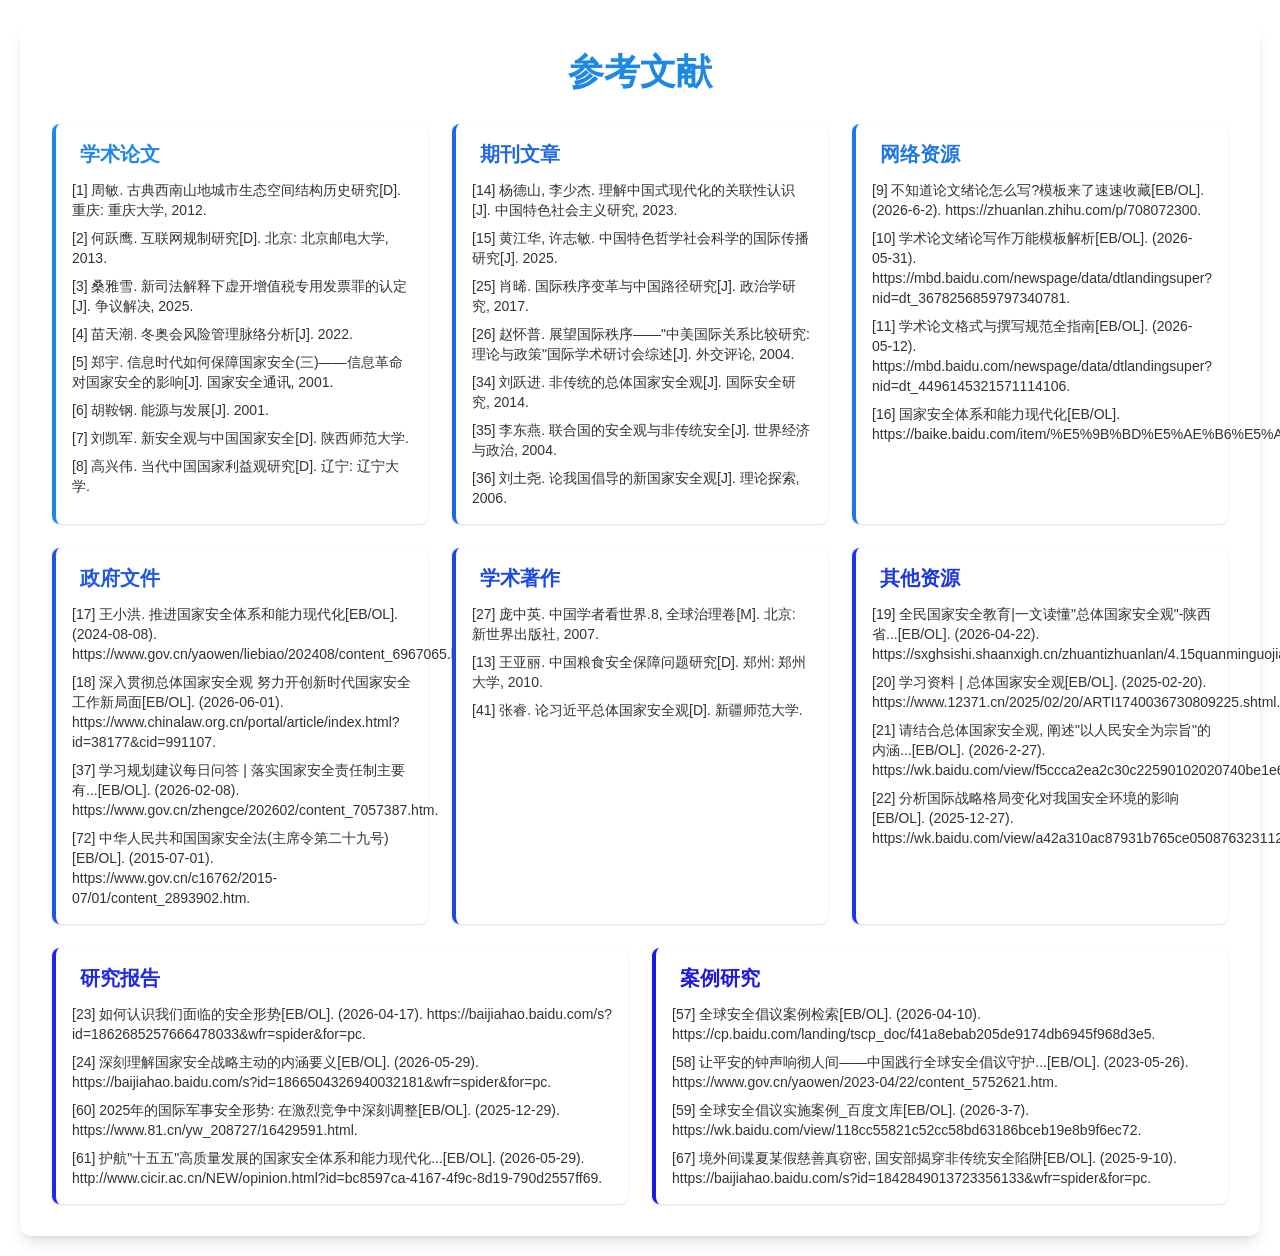
<file: 百度文库_files/saved_resource(9).html>
<!DOCTYPE html>
<!-- saved from url=(0012)about:srcdoc -->
<html lang="zh-CN"><head><meta http-equiv="Content-Type" content="text/html; charset=UTF-8">
    
    <meta name="viewport" content="width=device-width, initial-scale=1.0">
    <title>参考文献</title>
    <script src="https://edu-wenku.bdimg.com/v1/genflow2025/report_resource/tailwindcss_3.4.16.js"></script>
    <link rel="stylesheet" href="https://edu-wenku.bdimg.com/v1/genflow2025/report_resource/font-awesome/6.4.0/css/font-awesome_all.min_6.4.0.css">
    <style>
        body {
            font-family: 'Segoe UI', 'Microsoft YaHei', sans-serif;
            background: transparent;
            display: flex;
            justify-content: center;
            align-items: flex-start;
            padding: 20px;
            color: #333;
        }
        .reference {
            color: #1E88E5;
            font-size: 0.8em;
            vertical-align: super;
        }
    </style>
<style>*, ::before, ::after{--tw-border-spacing-x:0;--tw-border-spacing-y:0;--tw-translate-x:0;--tw-translate-y:0;--tw-rotate:0;--tw-skew-x:0;--tw-skew-y:0;--tw-scale-x:1;--tw-scale-y:1;--tw-pan-x: ;--tw-pan-y: ;--tw-pinch-zoom: ;--tw-scroll-snap-strictness:proximity;--tw-gradient-from-position: ;--tw-gradient-via-position: ;--tw-gradient-to-position: ;--tw-ordinal: ;--tw-slashed-zero: ;--tw-numeric-figure: ;--tw-numeric-spacing: ;--tw-numeric-fraction: ;--tw-ring-inset: ;--tw-ring-offset-width:0px;--tw-ring-offset-color:#fff;--tw-ring-color:rgb(59 130 246 / 0.5);--tw-ring-offset-shadow:0 0 #0000;--tw-ring-shadow:0 0 #0000;--tw-shadow:0 0 #0000;--tw-shadow-colored:0 0 #0000;--tw-blur: ;--tw-brightness: ;--tw-contrast: ;--tw-grayscale: ;--tw-hue-rotate: ;--tw-invert: ;--tw-saturate: ;--tw-sepia: ;--tw-drop-shadow: ;--tw-backdrop-blur: ;--tw-backdrop-brightness: ;--tw-backdrop-contrast: ;--tw-backdrop-grayscale: ;--tw-backdrop-hue-rotate: ;--tw-backdrop-invert: ;--tw-backdrop-opacity: ;--tw-backdrop-saturate: ;--tw-backdrop-sepia: ;--tw-contain-size: ;--tw-contain-layout: ;--tw-contain-paint: ;--tw-contain-style: }::backdrop{--tw-border-spacing-x:0;--tw-border-spacing-y:0;--tw-translate-x:0;--tw-translate-y:0;--tw-rotate:0;--tw-skew-x:0;--tw-skew-y:0;--tw-scale-x:1;--tw-scale-y:1;--tw-pan-x: ;--tw-pan-y: ;--tw-pinch-zoom: ;--tw-scroll-snap-strictness:proximity;--tw-gradient-from-position: ;--tw-gradient-via-position: ;--tw-gradient-to-position: ;--tw-ordinal: ;--tw-slashed-zero: ;--tw-numeric-figure: ;--tw-numeric-spacing: ;--tw-numeric-fraction: ;--tw-ring-inset: ;--tw-ring-offset-width:0px;--tw-ring-offset-color:#fff;--tw-ring-color:rgb(59 130 246 / 0.5);--tw-ring-offset-shadow:0 0 #0000;--tw-ring-shadow:0 0 #0000;--tw-shadow:0 0 #0000;--tw-shadow-colored:0 0 #0000;--tw-blur: ;--tw-brightness: ;--tw-contrast: ;--tw-grayscale: ;--tw-hue-rotate: ;--tw-invert: ;--tw-saturate: ;--tw-sepia: ;--tw-drop-shadow: ;--tw-backdrop-blur: ;--tw-backdrop-brightness: ;--tw-backdrop-contrast: ;--tw-backdrop-grayscale: ;--tw-backdrop-hue-rotate: ;--tw-backdrop-invert: ;--tw-backdrop-opacity: ;--tw-backdrop-saturate: ;--tw-backdrop-sepia: ;--tw-contain-size: ;--tw-contain-layout: ;--tw-contain-paint: ;--tw-contain-style: }/* ! tailwindcss v3.4.16 | MIT License | https://tailwindcss.com */*,::after,::before{box-sizing:border-box;border-width:0;border-style:solid;border-color:#e5e7eb}::after,::before{--tw-content:''}:host,html{line-height:1.5;-webkit-text-size-adjust:100%;-moz-tab-size:4;tab-size:4;font-family:ui-sans-serif, system-ui, sans-serif, "Apple Color Emoji", "Segoe UI Emoji", "Segoe UI Symbol", "Noto Color Emoji";font-feature-settings:normal;font-variation-settings:normal;-webkit-tap-highlight-color:transparent}body{margin:0;line-height:inherit}hr{height:0;color:inherit;border-top-width:1px}abbr:where([title]){-webkit-text-decoration:underline dotted;text-decoration:underline dotted}h1,h2,h3,h4,h5,h6{font-size:inherit;font-weight:inherit}a{color:inherit;text-decoration:inherit}b,strong{font-weight:bolder}code,kbd,pre,samp{font-family:ui-monospace, SFMono-Regular, Menlo, Monaco, Consolas, "Liberation Mono", "Courier New", monospace;font-feature-settings:normal;font-variation-settings:normal;font-size:1em}small{font-size:80%}sub,sup{font-size:75%;line-height:0;position:relative;vertical-align:baseline}sub{bottom:-.25em}sup{top:-.5em}table{text-indent:0;border-color:inherit;border-collapse:collapse}button,input,optgroup,select,textarea{font-family:inherit;font-feature-settings:inherit;font-variation-settings:inherit;font-size:100%;font-weight:inherit;line-height:inherit;letter-spacing:inherit;color:inherit;margin:0;padding:0}button,select{text-transform:none}button,input:where([type=button]),input:where([type=reset]),input:where([type=submit]){-webkit-appearance:button;background-color:transparent;background-image:none}:-moz-focusring{outline:auto}:-moz-ui-invalid{box-shadow:none}progress{vertical-align:baseline}::-webkit-inner-spin-button,::-webkit-outer-spin-button{height:auto}[type=search]{-webkit-appearance:textfield;outline-offset:-2px}::-webkit-search-decoration{-webkit-appearance:none}::-webkit-file-upload-button{-webkit-appearance:button;font:inherit}summary{display:list-item}blockquote,dd,dl,figure,h1,h2,h3,h4,h5,h6,hr,p,pre{margin:0}fieldset{margin:0;padding:0}legend{padding:0}menu,ol,ul{list-style:none;margin:0;padding:0}dialog{padding:0}textarea{resize:vertical}input::placeholder,textarea::placeholder{opacity:1;color:#9ca3af}[role=button],button{cursor:pointer}:disabled{cursor:default}audio,canvas,embed,iframe,img,object,svg,video{display:block;vertical-align:middle}img,video{max-width:100%;height:auto}[hidden]:where(:not([hidden=until-found])){display:none}.mb-3{margin-bottom:0.75rem}.mb-8{margin-bottom:2rem}.mr-2{margin-right:0.5rem}.mt-6{margin-top:1.5rem}.flex{display:flex}.grid{display:grid}.w-full{width:100%}.max-w-\[1280px\]{max-width:1280px}.grid-cols-1{grid-template-columns:repeat(1, minmax(0, 1fr))}.items-center{align-items:center}.gap-6{gap:1.5rem}.space-y-2 > :not([hidden]) ~ :not([hidden]){--tw-space-y-reverse:0;margin-top:calc(0.5rem * calc(1 - var(--tw-space-y-reverse)));margin-bottom:calc(0.5rem * var(--tw-space-y-reverse))}.rounded-lg{border-radius:0.5rem}.rounded-xl{border-radius:0.75rem}.border-l-4{border-left-width:4px}.border-\[\#1E18E5\]{--tw-border-opacity:1;border-color:rgb(30 24 229 / var(--tw-border-opacity, 1))}.border-\[\#1E28E5\]{--tw-border-opacity:1;border-color:rgb(30 40 229 / var(--tw-border-opacity, 1))}.border-\[\#1E38E5\]{--tw-border-opacity:1;border-color:rgb(30 56 229 / var(--tw-border-opacity, 1))}.border-\[\#1E48E5\]{--tw-border-opacity:1;border-color:rgb(30 72 229 / var(--tw-border-opacity, 1))}.border-\[\#1E58E5\]{--tw-border-opacity:1;border-color:rgb(30 88 229 / var(--tw-border-opacity, 1))}.border-\[\#1E68E5\]{--tw-border-opacity:1;border-color:rgb(30 104 229 / var(--tw-border-opacity, 1))}.border-\[\#1E78E5\]{--tw-border-opacity:1;border-color:rgb(30 120 229 / var(--tw-border-opacity, 1))}.border-\[\#1E88E5\]{--tw-border-opacity:1;border-color:rgb(30 136 229 / var(--tw-border-opacity, 1))}.bg-white{--tw-bg-opacity:1;background-color:rgb(255 255 255 / var(--tw-bg-opacity, 1))}.bg-opacity-90{--tw-bg-opacity:0.9}.p-4{padding:1rem}.p-8{padding:2rem}.text-center{text-align:center}.text-4xl{font-size:2.25rem;line-height:2.5rem}.text-sm{font-size:0.875rem;line-height:1.25rem}.text-xl{font-size:1.25rem;line-height:1.75rem}.font-bold{font-weight:700}.font-semibold{font-weight:600}.text-\[\#1E18E5\]{--tw-text-opacity:1;color:rgb(30 24 229 / var(--tw-text-opacity, 1))}.text-\[\#1E28E5\]{--tw-text-opacity:1;color:rgb(30 40 229 / var(--tw-text-opacity, 1))}.text-\[\#1E38E5\]{--tw-text-opacity:1;color:rgb(30 56 229 / var(--tw-text-opacity, 1))}.text-\[\#1E48E5\]{--tw-text-opacity:1;color:rgb(30 72 229 / var(--tw-text-opacity, 1))}.text-\[\#1E58E5\]{--tw-text-opacity:1;color:rgb(30 88 229 / var(--tw-text-opacity, 1))}.text-\[\#1E68E5\]{--tw-text-opacity:1;color:rgb(30 104 229 / var(--tw-text-opacity, 1))}.text-\[\#1E78E5\]{--tw-text-opacity:1;color:rgb(30 120 229 / var(--tw-text-opacity, 1))}.text-\[\#1E88E5\]{--tw-text-opacity:1;color:rgb(30 136 229 / var(--tw-text-opacity, 1))}.shadow{--tw-shadow:0 1px 3px 0 rgb(0 0 0 / 0.1), 0 1px 2px -1px rgb(0 0 0 / 0.1);--tw-shadow-colored:0 1px 3px 0 var(--tw-shadow-color), 0 1px 2px -1px var(--tw-shadow-color);box-shadow:var(--tw-ring-offset-shadow, 0 0 #0000), var(--tw-ring-shadow, 0 0 #0000), var(--tw-shadow)}.shadow-lg{--tw-shadow:0 10px 15px -3px rgb(0 0 0 / 0.1), 0 4px 6px -4px rgb(0 0 0 / 0.1);--tw-shadow-colored:0 10px 15px -3px var(--tw-shadow-color), 0 4px 6px -4px var(--tw-shadow-color);box-shadow:var(--tw-ring-offset-shadow, 0 0 #0000), var(--tw-ring-shadow, 0 0 #0000), var(--tw-shadow)}@media (min-width: 768px){.md\:grid-cols-2{grid-template-columns:repeat(2, minmax(0, 1fr))}.md\:grid-cols-3{grid-template-columns:repeat(3, minmax(0, 1fr))}}</style></head>
<body>
    <div class="max-w-[1280px] w-full bg-white bg-opacity-90 rounded-xl shadow-lg p-8">
        <!-- 主标题 -->
        <h1 class="text-4xl font-bold text-center text-[#1E88E5] mb-8">参考文献</h1>
        
        <!-- 参考文献分类 -->
        <div class="grid grid-cols-1 md:grid-cols-3 gap-6">
            <!-- 学术论文 -->
            <div class="bg-white p-4 rounded-lg shadow border-l-4 border-[#1E88E5]">
                <div class="flex items-center mb-3">
                    <i class="fas fa-graduation-cap text-xl text-[#1E88E5] mr-2"></i>
                    <h2 class="text-xl font-semibold text-[#1E88E5]">学术论文</h2>
                </div>
                <div class="space-y-2 text-sm">
                    <p>[1] 周敏. 古典西南山地城市生态空间结构历史研究[D]. 重庆: 重庆大学, 2012.</p>
                    <p>[2] 何跃鹰. 互联网规制研究[D]. 北京: 北京邮电大学, 2013.</p>
                    <p>[3] 桑雅雪. 新司法解释下虚开增值税专用发票罪的认定[J]. 争议解决, 2025.</p>
                    <p>[4] 苗天潮. 冬奥会风险管理脉络分析[J]. 2022.</p>
                    <p>[5] 郑宇. 信息时代如何保障国家安全(三)——信息革命对国家安全的影响[J]. 国家安全通讯, 2001.</p>
                    <p>[6] 胡鞍钢. 能源与发展[J]. 2001.</p>
                    <p>[7] 刘凯军. 新安全观与中国国家安全[D]. 陕西师范大学.</p>
                    <p>[8] 高兴伟. 当代中国国家利益观研究[D]. 辽宁: 辽宁大学.</p>
                </div>
            </div>
            
            <!-- 期刊文章 -->
            <div class="bg-white p-4 rounded-lg shadow border-l-4 border-[#1E68E5]">
                <div class="flex items-center mb-3">
                    <i class="fas fa-book-open text-xl text-[#1E68E5] mr-2"></i>
                    <h2 class="text-xl font-semibold text-[#1E68E5]">期刊文章</h2>
                </div>
                <div class="space-y-2 text-sm">
                    <p>[14] 杨德山, 李少杰. 理解中国式现代化的关联性认识[J]. 中国特色社会主义研究, 2023.</p>
                    <p>[15] 黄江华, 许志敏. 中国特色哲学社会科学的国际传播研究[J]. 2025.</p>
                    <p>[25] 肖晞. 国际秩序变革与中国路径研究[J]. 政治学研究, 2017.</p>
                    <p>[26] 赵怀普. 展望国际秩序——"中美国际关系比较研究: 理论与政策"国际学术研讨会综述[J]. 外交评论, 2004.</p>
                    <p>[34] 刘跃进. 非传统的总体国家安全观[J]. 国际安全研究, 2014.</p>
                    <p>[35] 李东燕. 联合国的安全观与非传统安全[J]. 世界经济与政治, 2004.</p>
                    <p>[36] 刘土尧. 论我国倡导的新国家安全观[J]. 理论探索, 2006.</p>
                </div>
            </div>
            
            <!-- 网络资源 -->
            <div class="bg-white p-4 rounded-lg shadow border-l-4 border-[#1E78E5]">
                <div class="flex items-center mb-3">
                    <i class="fas fa-globe text-xl text-[#1E78E5] mr-2"></i>
                    <h2 class="text-xl font-semibold text-[#1E78E5]">网络资源</h2>
                </div>
                <div class="space-y-2 text-sm">
                    <p>[9] 不知道论文绪论怎么写?模板来了速速收藏[EB/OL]. (2026-6-2). https://zhuanlan.zhihu.com/p/708072300.</p>
                    <p>[10] 学术论文绪论写作万能模板解析[EB/OL]. (2026-05-31). https://mbd.baidu.com/newspage/data/dtlandingsuper?nid=dt_3678256859797340781.</p>
                    <p>[11] 学术论文格式与撰写规范全指南[EB/OL]. (2026-05-12). https://mbd.baidu.com/newspage/data/dtlandingsuper?nid=dt_4496145321571114106.</p>
                    <p>[16] 国家安全体系和能力现代化[EB/OL]. https://baike.baidu.com/item/%E5%9B%BD%E5%AE%B6%E5%AE%89%E5%85%A8%E4%BD%93%E7%B3%BB%E5%92%8C%E8%83%BD%E5%8A%9B%E7%8E%B0%E4%BB%A3%E5%8C%96/64951781.</p>
                </div>
            </div>
        </div>
        
        <!-- 第二行参考文献 -->
        <div class="grid grid-cols-1 md:grid-cols-3 gap-6 mt-6">
            <!-- 政府文件 -->
            <div class="bg-white p-4 rounded-lg shadow border-l-4 border-[#1E58E5]">
                <div class="flex items-center mb-3">
                    <i class="fas fa-file-alt text-xl text-[#1E58E5] mr-2"></i>
                    <h2 class="text-xl font-semibold text-[#1E58E5]">政府文件</h2>
                </div>
                <div class="space-y-2 text-sm">
                    <p>[17] 王小洪. 推进国家安全体系和能力现代化[EB/OL]. (2024-08-08). https://www.gov.cn/yaowen/liebiao/202408/content_6967065.htm.</p>
                    <p>[18] 深入贯彻总体国家安全观 努力开创新时代国家安全工作新局面[EB/OL]. (2026-06-01). https://www.chinalaw.org.cn/portal/article/index.html?id=38177&amp;cid=991107.</p>
                    <p>[37] 学习规划建议每日问答 | 落实国家安全责任制主要有...[EB/OL]. (2026-02-08). https://www.gov.cn/zhengce/202602/content_7057387.htm.</p>
                    <p>[72] 中华人民共和国国家安全法(主席令第二十九号)[EB/OL]. (2015-07-01). https://www.gov.cn/c16762/2015-07/01/content_2893902.htm.</p>
                </div>
            </div>
            
            <!-- 学术著作 -->
            <div class="bg-white p-4 rounded-lg shadow border-l-4 border-[#1E48E5]">
                <div class="flex items-center mb-3">
                    <i class="fas fa-book text-xl text-[#1E48E5] mr-2"></i>
                    <h2 class="text-xl font-semibold text-[#1E48E5]">学术著作</h2>
                </div>
                <div class="space-y-2 text-sm">
                    <p>[27] 庞中英. 中国学者看世界.8, 全球治理卷[M]. 北京: 新世界出版社, 2007.</p>
                    <p>[13] 王亚丽. 中国粮食安全保障问题研究[D]. 郑州: 郑州大学, 2010.</p>
                    <p>[41] 张睿. 论习近平总体国家安全观[D]. 新疆师范大学.</p>
                </div>
            </div>
            
            <!-- 其他资源 -->
            <div class="bg-white p-4 rounded-lg shadow border-l-4 border-[#1E38E5]">
                <div class="flex items-center mb-3">
                    <i class="fas fa-link text-xl text-[#1E38E5] mr-2"></i>
                    <h2 class="text-xl font-semibold text-[#1E38E5]">其他资源</h2>
                </div>
                <div class="space-y-2 text-sm">
                    <p>[19] 全民国家安全教育|一文读懂"总体国家安全观"-陕西省...[EB/OL]. (2026-04-22). https://sxghsishi.shaanxigh.cn/zhuantizhuanlan/4.15quanminguojiaanquanjiaoyuri/2026/04/7343.shtml.</p>
                    <p>[20] 学习资料 | 总体国家安全观[EB/OL]. (2025-02-20). https://www.12371.cn/2025/02/20/ARTI1740036730809225.shtml.</p>
                    <p>[21] 请结合总体国家安全观, 阐述"以人民安全为宗旨"的内涵...[EB/OL]. (2026-2-27). https://wk.baidu.com/view/f5ccca2ea2c30c22590102020740be1e650eccae.</p>
                    <p>[22] 分析国际战略格局变化对我国安全环境的影响[EB/OL]. (2025-12-27). https://wk.baidu.com/view/a42a310ac87931b765ce0508763231126edb773f.</p>
                </div>
            </div>
        </div>
        
        <!-- 第三行参考文献 -->
        <div class="grid grid-cols-1 md:grid-cols-2 gap-6 mt-6">
            <!-- 研究报告 -->
            <div class="bg-white p-4 rounded-lg shadow border-l-4 border-[#1E28E5]">
                <div class="flex items-center mb-3">
                    <i class="fas fa-file-contract text-xl text-[#1E28E5] mr-2"></i>
                    <h2 class="text-xl font-semibold text-[#1E28E5]">研究报告</h2>
                </div>
                <div class="space-y-2 text-sm">
                    <p>[23] 如何认识我们面临的安全形势[EB/OL]. (2026-04-17). https://baijiahao.baidu.com/s?id=1862685257666478033&amp;wfr=spider&amp;for=pc.</p>
                    <p>[24] 深刻理解国家安全战略主动的内涵要义[EB/OL]. (2026-05-29). https://baijiahao.baidu.com/s?id=1866504326940032181&amp;wfr=spider&amp;for=pc.</p>
                    <p>[60] 2025年的国际军事安全形势: 在激烈竞争中深刻调整[EB/OL]. (2025-12-29). https://www.81.cn/yw_208727/16429591.html.</p>
                    <p>[61] 护航"十五五"高质量发展的国家安全体系和能力现代化...[EB/OL]. (2026-05-29). http://www.cicir.ac.cn/NEW/opinion.html?id=bc8597ca-4167-4f9c-8d19-790d2557ff69.</p>
                </div>
            </div>
            
            <!-- 案例研究 -->
            <div class="bg-white p-4 rounded-lg shadow border-l-4 border-[#1E18E5]">
                <div class="flex items-center mb-3">
                    <i class="fas fa-clipboard-list text-xl text-[#1E18E5] mr-2"></i>
                    <h2 class="text-xl font-semibold text-[#1E18E5]">案例研究</h2>
                </div>
                <div class="space-y-2 text-sm">
                    <p>[57] 全球安全倡议案例检索[EB/OL]. (2026-04-10). https://cp.baidu.com/landing/tscp_doc/f41a8ebab205de9174db6945f968d3e5.</p>
                    <p>[58] 让平安的钟声响彻人间——中国践行全球安全倡议守护...[EB/OL]. (2023-05-26). https://www.gov.cn/yaowen/2023-04/22/content_5752621.htm.</p>
                    <p>[59] 全球安全倡议实施案例_百度文库[EB/OL]. (2026-3-7). https://wk.baidu.com/view/118cc55821c52cc58bd63186bceb19e8b9f6ec72.</p>
                    <p>[67] 境外间谍夏某假慈善真窃密, 国安部揭穿非传统安全陷阱[EB/OL]. (2025-9-10). https://baijiahao.baidu.com/s?id=1842849013723356133&amp;wfr=spider&amp;for=pc.</p>
                </div>
            </div>
        </div>
    </div>

</body></html>
</file>
